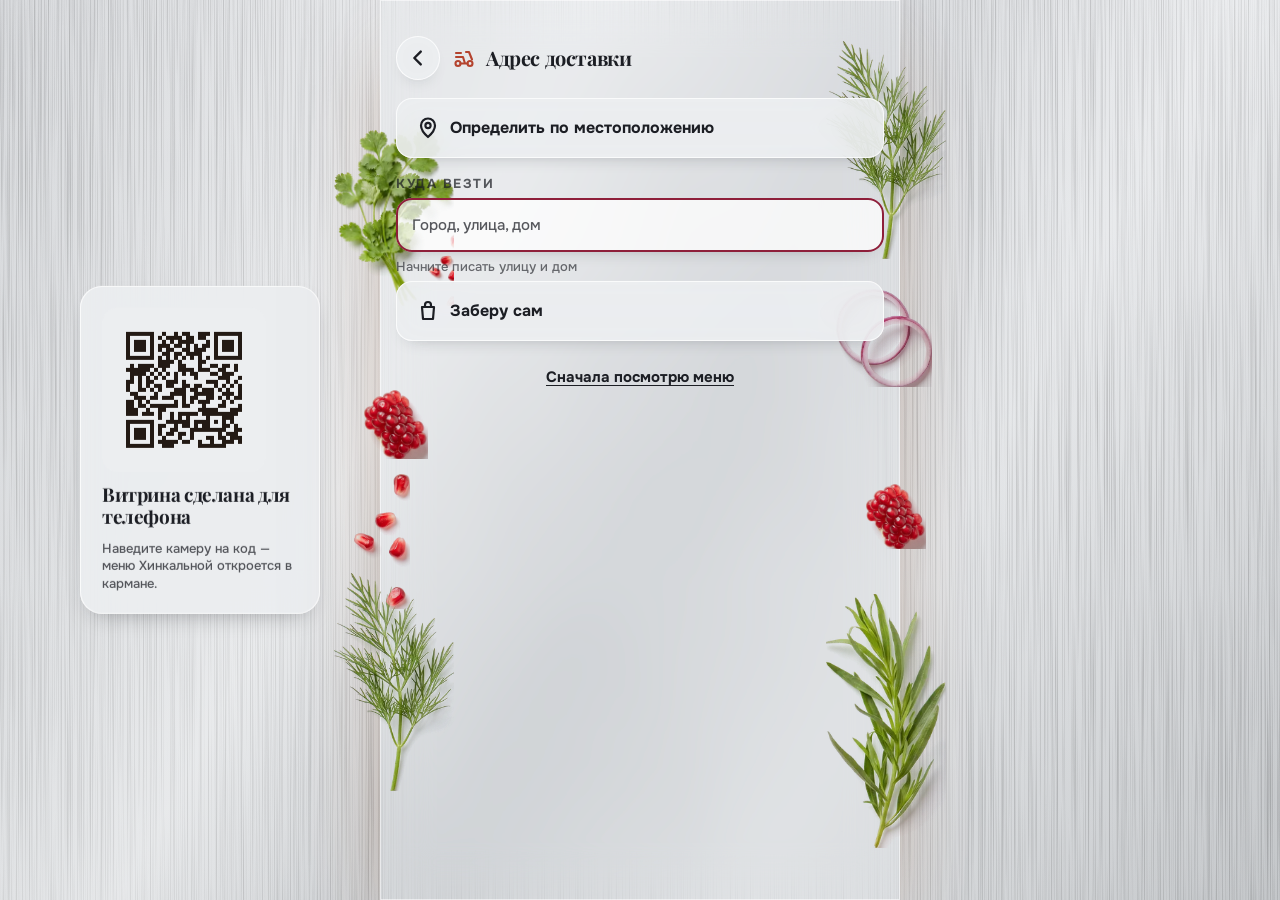
<file: v2/index.html>
<!doctype html>
<html lang="ru" class="tema-stal">
<head>
<meta charset="utf-8">
<meta name="viewport" content="width=device-width, initial-scale=1, viewport-fit=cover">
<meta name="theme-color" content="#E4E6E9">
<meta name="description" content="Хинкальная: хинкали, хачапури, шашлык на углях. Меню семи заведений, самовывоз и доставка.">
<meta name="apple-mobile-web-app-capable" content="yes">
<meta name="mobile-web-app-capable" content="yes">
<!-- Заставки iOS при запуске с домашнего экрана (scripts/narisovat_zastavki_ios.py) -->
<link rel="apple-touch-startup-image" href="ikonki/zastavka-750x1334.png" media="(device-width: 375px) and (device-height: 667px) and (-webkit-device-pixel-ratio: 2) and (orientation: portrait)">
<link rel="apple-touch-startup-image" href="ikonki/zastavka-828x1792.png" media="(device-width: 414px) and (device-height: 896px) and (-webkit-device-pixel-ratio: 2) and (orientation: portrait)">
<link rel="apple-touch-startup-image" href="ikonki/zastavka-1125x2436.png" media="(device-width: 375px) and (device-height: 812px) and (-webkit-device-pixel-ratio: 3) and (orientation: portrait)">
<link rel="apple-touch-startup-image" href="ikonki/zastavka-1242x2688.png" media="(device-width: 414px) and (device-height: 896px) and (-webkit-device-pixel-ratio: 3) and (orientation: portrait)">
<link rel="apple-touch-startup-image" href="ikonki/zastavka-1170x2532.png" media="(device-width: 390px) and (device-height: 844px) and (-webkit-device-pixel-ratio: 3) and (orientation: portrait)">
<link rel="apple-touch-startup-image" href="ikonki/zastavka-1284x2778.png" media="(device-width: 428px) and (device-height: 926px) and (-webkit-device-pixel-ratio: 3) and (orientation: portrait)">
<link rel="apple-touch-startup-image" href="ikonki/zastavka-1179x2556.png" media="(device-width: 393px) and (device-height: 852px) and (-webkit-device-pixel-ratio: 3) and (orientation: portrait)">
<link rel="apple-touch-startup-image" href="ikonki/zastavka-1290x2796.png" media="(device-width: 430px) and (device-height: 932px) and (-webkit-device-pixel-ratio: 3) and (orientation: portrait)">
<link rel="apple-touch-startup-image" href="ikonki/zastavka-1206x2622.png" media="(device-width: 402px) and (device-height: 874px) and (-webkit-device-pixel-ratio: 3) and (orientation: portrait)">
<link rel="apple-touch-startup-image" href="ikonki/zastavka-1320x2868.png" media="(device-width: 440px) and (device-height: 956px) and (-webkit-device-pixel-ratio: 3) and (orientation: portrait)">
<meta name="apple-mobile-web-app-status-bar-style" content="default">
<meta name="apple-mobile-web-app-title" content="Хинкальная">
<title>Хинкальная</title>
<link rel="manifest" href="manifest.webmanifest">
<link rel="icon" href="ikonki/hinkalik.svg" type="image/svg+xml">
<link rel="icon" href="ikonki/favicon-32.png" sizes="32x32" type="image/png">
<link rel="icon" href="ikonki/favicon.ico" sizes="16x16 32x32 48x48">
<link rel="apple-touch-icon" href="ikonki/apple-touch-icon.png" sizes="180x180">
<link rel="preload" href="shrifty/playfair-cyrillic.woff2" as="font" type="font/woff2" crossorigin>
<link rel="preload" href="shrifty/onest-cyrillic.woff2" as="font" type="font/woff2" crossorigin>
<link rel="stylesheet" href="shrifty/shrifty.css">
<link rel="stylesheet" href="stil.css">
<link rel="stylesheet" href="tema_stal.css">
<link rel="modulepreload" href="js/prilozhenie.js">
<link rel="modulepreload" href="js/dannye.js">
<link rel="modulepreload" href="js/dvizhenie.js">
<link rel="modulepreload" href="js/korzina.js">
<link rel="modulepreload" href="js/hinkalik.js">
<link rel="modulepreload" href="js/ekrany/glavnaya.js">
<link rel="modulepreload" href="js/kartochka.js">
<link rel="modulepreload" href="js/istorii.js">
<link rel="modulepreload" href="js/ekrany/adres.js">
<!-- Превью ссылки в мессенджерах -->
<link rel="canonical" href="https://client.chikchak.ai/">
<meta property="og:type" content="website">
<meta property="og:locale" content="ru_RU">
<meta property="og:site_name" content="Хинкальная">
<meta property="og:title" content="Хинкальная — хинкали, хачапури, шашлык на углях">
<meta property="og:description" content="Меню семи заведений: закажите на самовывоз или с доставкой.">
<meta property="og:url" content="https://client.chikchak.ai/">
<meta property="og:image" content="https://client.chikchak.ai/kartinki/prevyu.jpg">
<meta property="og:image:width" content="1200">
<meta property="og:image:height" content="630">
<meta property="og:image:alt" content="Хинкалик на тёплом градиенте и надпись «Хинкальная»">
<meta name="twitter:card" content="summary_large_image">
<meta name="twitter:title" content="Хинкальная — хинкали, хачапури, шашлык на углях">
<meta name="twitter:description" content="Меню семи заведений: закажите на самовывоз или с доставкой.">
<meta name="twitter:image" content="https://client.chikchak.ai/kartinki/prevyu.jpg">
<script>
/* Покой: через 9 с без касаний вешаем html.pokoy — stil.css ставит декоративные циклы на паузу.
   Любое касание, прокрутка, колесо или клавиша снимают класс. */
(function () {
  var d = document.documentElement, t = 0;
  function usnut() { d.classList.add('pokoy'); }
  function razbudit() {
    if (d.classList.contains('pokoy')) d.classList.remove('pokoy');
    clearTimeout(t);
    t = setTimeout(usnut, 9000);
  }
  ['pointerdown', 'touchstart', 'keydown', 'wheel', 'scroll'].forEach(function (s) {
    addEventListener(s, razbudit, { passive: true, capture: true });
  });
  razbudit();
})();
</script>
<style>html.perevod-zhdyot body{visibility:hidden}</style>
<script>
/* Язык сайта (30.10.2026): пока грузится словарь не русского языка, страница скрыта — не мигает русский.
   Тот же выбор, что в js/yazyk.js: сохранённый, иначе язык телефона без русского. Не дольше 2,5 с. */
(function () {
  try {
    var k = ['ru', 'en', 'hy', 'ka', 'uz', 'az'], y = localStorage.getItem('yazyk');
    if (k.indexOf(y) < 0) {
      var l = navigator.languages && navigator.languages.length ? navigator.languages : [navigator.language || 'ru'];
      y = 'ru';
      if (!l.some(function (x) { return /^ru/i.test(x); })) for (var i = 0; i < l.length; i++) { var c = String(l[i]).slice(0, 2).toLowerCase(); if (c !== 'en' && k.indexOf(c) >= 0) { y = c; break; } }
    }
    if (y !== 'ru') {
      var d = document.documentElement;
      d.lang = y;
      d.classList.add('perevod-zhdyot');
      setTimeout(function () { d.classList.remove('perevod-zhdyot'); }, 2500);
    }
  } catch (e) { /* приватный режим — русский */ }
})();
</script>
</head>
<body>

<!-- Значки: семейства разделов (силуэт currentColor, детали тёплой тенью) и интерфейс -->
<svg width="0" height="0" style="position:absolute" aria-hidden="true" focusable="false">
  <defs>
    <!-- хинкали: мешочек с хвостиком и складками -->
    <symbol id="ik-hinkali" viewBox="0 0 64 64">
      <path d="M27 27 C 25 19, 27 11, 31 5 C 32.5 2.5, 37.5 2.5, 38 6 C 38.5 13, 37.5 20, 37 27 Z" fill="currentColor"/>
      <path d="M26 26 C 14 28, 4 38, 4 47 C 4 57, 17 62, 32 62 C 47 62, 60 57, 60 47 C 60 38, 50 28, 38 26 Z" fill="currentColor"/>
      <g fill="none" stroke="rgba(120,60,20,.22)" stroke-width="1.6" stroke-linecap="round">
        <path d="M29 28 C 22 33, 13 41, 10 54"/>
        <path d="M31.5 28 C 30 36, 28 46, 27 59"/>
        <path d="M34 28 C 40 34, 48 42, 52 54"/>
        <path d="M36 27 C 44 30, 52 35, 57 44"/>
        <path d="M28 27 C 20 30, 12 35, 7 44"/>
        <path d="M31 25 C 30 18, 31 11, 34 6"/>
      </g>
    </symbol>
    <!-- хачапури-лодочка -->
    <symbol id="ik-hachapuri" viewBox="0 0 64 64">
      <path d="M3 32 C 13 12, 51 12, 61 32 C 51 52, 13 52, 3 32 Z" fill="currentColor"/>
      <ellipse cx="32" cy="32" rx="19" ry="9.5" fill="rgba(120,60,20,.18)"/>
      <circle cx="32" cy="32" r="6.5" fill="currentColor"/>
      <circle cx="30.5" cy="30.5" r="2" fill="rgba(255,255,255,.7)"/>
    </symbol>
    <!-- шампур с тремя кусками -->
    <symbol id="ik-shampur" viewBox="0 0 64 64">
      <g transform="rotate(-40 32 32)">
        <path d="M32 2 L35 8 L29 8 Z" fill="currentColor"/>
        <rect x="30.5" y="7" width="3" height="55" rx="1.5" fill="currentColor"/>
        <rect x="21" y="13" width="22" height="11" rx="5.5" fill="currentColor"/>
        <rect x="21" y="27" width="22" height="11" rx="5.5" fill="currentColor"/>
        <rect x="21" y="41" width="22" height="11" rx="5.5" fill="currentColor"/>
        <circle cx="33" cy="60" r="3" fill="currentColor"/>
      </g>
    </symbol>
    <!-- пламя -->
    <symbol id="ik-plamya" viewBox="0 0 64 64">
      <path d="M33 3 C 40 14, 54 22, 54 40 C 54 52, 44 61, 32 61 C 20 61, 10 52, 10 40 C 10 31, 16 27, 19 19 C 22 26, 27 28, 29 24 C 27 17, 28 10, 33 3 Z" fill="currentColor"/>
      <path d="M32 33 C 37 39, 42 42, 42 48 C 42 54, 37 58, 32 58 C 27 58, 22 54, 22 48 C 22 43, 26 41, 28 36 C 29 39, 31 39, 32 33 Z" fill="rgba(255,255,255,.55)"/>
    </symbol>
    <!-- котелок с паром (Супы) -->
    <symbol id="ik-kazan" viewBox="0 0 64 64">
      <g fill="none" stroke="currentColor" stroke-width="3" stroke-linecap="round">
        <path d="M22 16 C 18 12, 26 9, 22 4"/>
        <path d="M32 14 C 28 10, 36 7, 32 2"/>
        <path d="M42 16 C 38 12, 46 9, 42 4"/>
      </g>
      <rect x="6" y="24" width="52" height="7" rx="3.5" fill="currentColor"/>
      <path d="M9 31 H55 C 55 48, 46 58, 32 58 C 18 58, 9 48, 9 31 Z" fill="currentColor"/>
      <path d="M3 34 C 3 30, 9 30, 9 34 M61 34 C 61 30, 55 30, 55 34" fill="none" stroke="currentColor" stroke-width="3" stroke-linecap="round"/>
      <path d="M15 36 C 16 45, 22 51, 30 53" fill="none" stroke="rgba(120,60,20,.2)" stroke-width="2.2" stroke-linecap="round"/>
    </symbol>
    <!-- лист -->
    <symbol id="ik-list" viewBox="0 0 64 64">
      <path d="M7 57 C 7 26, 28 6, 58 6 C 58 38, 38 57, 7 57 Z" fill="currentColor"/>
      <path d="M9 55 C 22 42, 36 30, 52 14" fill="none" stroke="rgba(30,80,40,.3)" stroke-width="2" stroke-linecap="round"/>
    </symbol>
    <!-- ягода -->
    <symbol id="ik-yagoda" viewBox="0 0 64 64">
      <circle cx="32" cy="38" r="21" fill="currentColor"/>
      <path d="M32 18 C 30 10, 36 5, 44 6 C 42 13, 38 17, 32 18 Z" fill="rgba(60,120,60,.6)"/>
      <ellipse cx="24" cy="30" rx="5" ry="3" fill="rgba(255,255,255,.55)" transform="rotate(-25 24 30)"/>
    </symbol>
    <!-- бутылка с этикеткой (Напитки) -->
    <symbol id="ik-butylka" viewBox="0 0 64 64">
      <rect x="27" y="3" width="10" height="6" rx="2" fill="currentColor"/>
      <path d="M28 9 H36 V17 C 36 21, 44 24, 44 32 V56 C 44 59, 42 61, 39 61 H25 C 22 61, 20 59, 20 56 V32 C 20 24, 28 21, 28 17 Z" fill="currentColor"/>
      <rect x="20" y="34" width="24" height="14" rx="2" fill="rgba(120,60,20,.2)"/>
      <path d="M24 26 C 24 22, 27 20, 29 19" fill="none" stroke="rgba(255,255,255,.6)" stroke-width="2" stroke-linecap="round"/>
    </symbol>
    <!-- набор -->
    <symbol id="ik-nabor" viewBox="0 0 64 64">
      <circle cx="21" cy="24" r="12" fill="currentColor"/>
      <circle cx="43" cy="24" r="12" fill="currentColor" opacity=".85"/>
      <circle cx="32" cy="43" r="12" fill="currentColor" opacity=".7"/>
    </symbol>

    <!-- интерфейс: штрих currentColor 24×24 -->
    <symbol id="ik-poisk" viewBox="0 0 24 24"><g fill="none" stroke="currentColor" stroke-width="2.4" stroke-linecap="round"><circle cx="11" cy="11" r="7"/><path d="M20 20l-3.5-3.5"/></g></symbol>
    <symbol id="ik-menyu" viewBox="0 0 24 24"><g fill="none" stroke="currentColor" stroke-width="2.2" stroke-linejoin="round"><rect x="3" y="3" width="8" height="8" rx="2.5"/><rect x="13" y="3" width="8" height="8" rx="2.5"/><rect x="3" y="13" width="8" height="8" rx="2.5"/><rect x="13" y="13" width="8" height="8" rx="2.5"/></g></symbol>
    <symbol id="ik-bulavka" viewBox="0 0 24 24"><g fill="none" stroke="currentColor" stroke-width="2.2" stroke-linecap="round" stroke-linejoin="round"><path d="M12 21s-7-6.1-7-11.5A7 7 0 0 1 19 9.5C19 14.9 12 21 12 21z"/><circle cx="12" cy="9.5" r="2.6"/></g></symbol>
    <symbol id="ik-korzina" viewBox="0 0 24 24"><g fill="none" stroke="currentColor" stroke-width="2.3" stroke-linecap="round" stroke-linejoin="round"><path d="M3 4h2l2.4 11.2a2 2 0 0 0 2 1.6h7.9a2 2 0 0 0 2-1.5L21 8H6.5"/><circle cx="10" cy="20" r="1.4"/><circle cx="17" cy="20" r="1.4"/></g></symbol>
    <symbol id="ik-plus" viewBox="0 0 24 24"><path d="M12 5v14M5 12h14" fill="none" stroke="currentColor" stroke-width="2.8" stroke-linecap="round"/></symbol>
    <symbol id="ik-minus" viewBox="0 0 24 24"><path d="M5 12h14" fill="none" stroke="currentColor" stroke-width="2.8" stroke-linecap="round"/></symbol>
    <symbol id="ik-vniz" viewBox="0 0 24 24"><path d="M6 9l6 6 6-6" fill="none" stroke="currentColor" stroke-width="2.6" stroke-linecap="round" stroke-linejoin="round"/></symbol>
    <symbol id="ik-nazad" viewBox="0 0 24 24"><path d="M15 5l-7 7 7 7" fill="none" stroke="currentColor" stroke-width="2.6" stroke-linecap="round" stroke-linejoin="round"/></symbol>
    <symbol id="ik-strelka" viewBox="0 0 24 24"><path d="M5 12h13M13 6l6 6-6 6" fill="none" stroke="currentColor" stroke-width="2.4" stroke-linecap="round" stroke-linejoin="round"/></symbol>
    <symbol id="ik-sumka" viewBox="0 0 24 24"><g fill="none" stroke="currentColor" stroke-width="2.2" stroke-linecap="round" stroke-linejoin="round"><path d="M6 8h12l-1 12H7L6 8z"/><path d="M9 8V6a3 3 0 0 1 6 0v2"/></g></symbol>
    <symbol id="ik-dostavka" viewBox="0 0 24 24"><g fill="none" stroke="currentColor" stroke-width="2.1" stroke-linecap="round" stroke-linejoin="round"><circle cx="6" cy="17.5" r="2.5"/><circle cx="18" cy="17.5" r="2.5"/><path d="M8.5 17.5h7M14 6h3l3 7.5M4 11h7l2 6.5M4 7h5"/></g></symbol>
    <symbol id="ik-ves" viewBox="0 0 24 24"><g fill="none" stroke="currentColor" stroke-width="2.1" stroke-linejoin="round"><path d="M9 7.5a3 3 0 1 1 6 0"/><path d="M6.2 9h11.6l2.2 11H4z"/></g></symbol>
    <symbol id="ik-chasy" viewBox="0 0 24 24"><g fill="none" stroke="currentColor" stroke-width="2.2" stroke-linecap="round"><circle cx="12" cy="12" r="8.5"/><path d="M12 7.5V12l3 2"/></g></symbol>
    <symbol id="ik-zvezda" viewBox="0 0 24 24"><path d="M12 3l2.6 5.6 6.1.7-4.5 4.2 1.2 6L12 16.6 6.6 19.5l1.2-6L3.3 9.3l6.1-.7z" fill="currentColor"/></symbol>
    <symbol id="ik-telefon" viewBox="0 0 24 24"><path d="M6.6 3.5l2.6.4 1.3 4-1.9 1.6a11 11 0 0 0 5.9 5.9l1.6-1.9 4 1.3.4 2.6c.1.9-.6 1.8-1.5 1.8A16.8 16.8 0 0 1 4.8 5c0-.9.9-1.6 1.8-1.5z" fill="none" stroke="currentColor" stroke-width="2.1" stroke-linejoin="round"/></symbol>
    <symbol id="ik-procent" viewBox="0 0 24 24"><path d="M18 6L6 18" fill="none" stroke="currentColor" stroke-width="2.4" stroke-linecap="round"/><circle cx="7.5" cy="7.5" r="2.6" fill="none" stroke="currentColor" stroke-width="2.2"/><circle cx="16.5" cy="16.5" r="2.6" fill="none" stroke="currentColor" stroke-width="2.2"/></symbol>
    <symbol id="ik-chelovek" viewBox="0 0 24 24"><circle cx="12" cy="8.2" r="3.9" fill="none" stroke="currentColor" stroke-width="2.1"/><path d="M4.6 20.2c.9-3.6 3.9-5.8 7.4-5.8s6.5 2.2 7.4 5.8" fill="none" stroke="currentColor" stroke-width="2.1" stroke-linecap="round"/></symbol>
    <symbol id="ik-zakryt" viewBox="0 0 24 24"><path d="M6 6l12 12M18 6L6 18" fill="none" stroke="currentColor" stroke-width="2.4" stroke-linecap="round"/></symbol>
  </defs>
</svg>

<!-- Живой фон: свет из печи. Холст маленький, растянут и размыт (FonGradient) -->
<canvas id="fon" class="fon" aria-hidden="true"></canvas>

<!-- Широкий экран: подсказка, что витрина телефонная, и код для камеры (видна от 1000 px) -->
<aside class="stol-podskazka" aria-hidden="true">
  <img class="stol-podskazka__kod" src="kartinki/qr.svg" alt="" width="148" height="148" loading="lazy">
  <b class="stol-podskazka__zag">Витрина сделана для телефона</b>
  <p class="stol-podskazka__tekst">Наведите камеру на код — меню Хинкальной откроется в кармане.</p>
</aside>

<!-- Экраны: полноэкранные маршруты кладутся сюда (главная живёт всегда) -->
<div class="stolb" id="ekrany">
  <!-- Пока грузится меню: волна хинкали (volnaZagruzki) -->
  <div class="zagruzka" id="zagruzka" role="status" aria-label="Загружаем меню">
    <div class="zagruzka__volna" id="zagruzka-volna"></div>
    <p class="zagruzka__tekst">Лепим меню…</p>
  </div>
</div>

<!-- Шторки маршрутов (блюдо, корзина) и служебные шторки ядра -->
<div id="sloy-shtorok" class="sloy-shtorok"></div>

<!-- Нижняя навигация с корзиной -->
<nav class="niz" id="niz" aria-label="Навигация" hidden>
  <div class="niz__punkty">
    <i class="niz__indikator" id="niz-indikator" aria-hidden="true"></i>
    <a class="niz__punkt aktiven" href="#/" data-punkt="glavnaya">
      <svg width="24" height="24" aria-hidden="true"><use href="#ik-menyu"/></svg>
      <span>Меню</span>
    </a>
    <a class="niz__punkt" href="#/poisk" data-punkt="poisk">
      <svg width="24" height="24" aria-hidden="true"><use href="#ik-poisk"/></svg>
      <span>Поиск</span>
    </a>
    <a class="niz__punkt" href="#/adres" data-punkt="adres">
      <svg width="24" height="24" aria-hidden="true"><use href="#ik-bulavka"/></svg>
      <span>Адрес</span>
    </a>
    <a class="niz__punkt" href="#/profil" data-punkt="profil">
      <svg width="24" height="24" aria-hidden="true"><use href="#ik-chelovek"/></svg>
      <span>Профиль</span>
    </a>
  </div>
  <button class="niz__korzina" id="knopka-korziny" type="button" aria-label="Корзина">
    <span class="niz__korzina-ikonka">
      <svg width="22" height="22" aria-hidden="true"><use href="#ik-korzina"/></svg>
      <b class="niz__schet" id="korzina-schet" hidden>0</b>
    </span>
    <span class="niz__tekst"><span class="niz__slovo">Корзина</span><span class="niz__summa" id="korzina-summa"></span></span>
    <span class="niz__minimum" id="korzina-minimum" hidden><i></i></span>
  </button>
</nav>

<noscript><p class="bez-skriptov">Чтобы открыть меню Хинкальной, включите JavaScript.</p></noscript>

<script type="module" src="js/prilozhenie.js"></script>
</body>
</html>
</file>
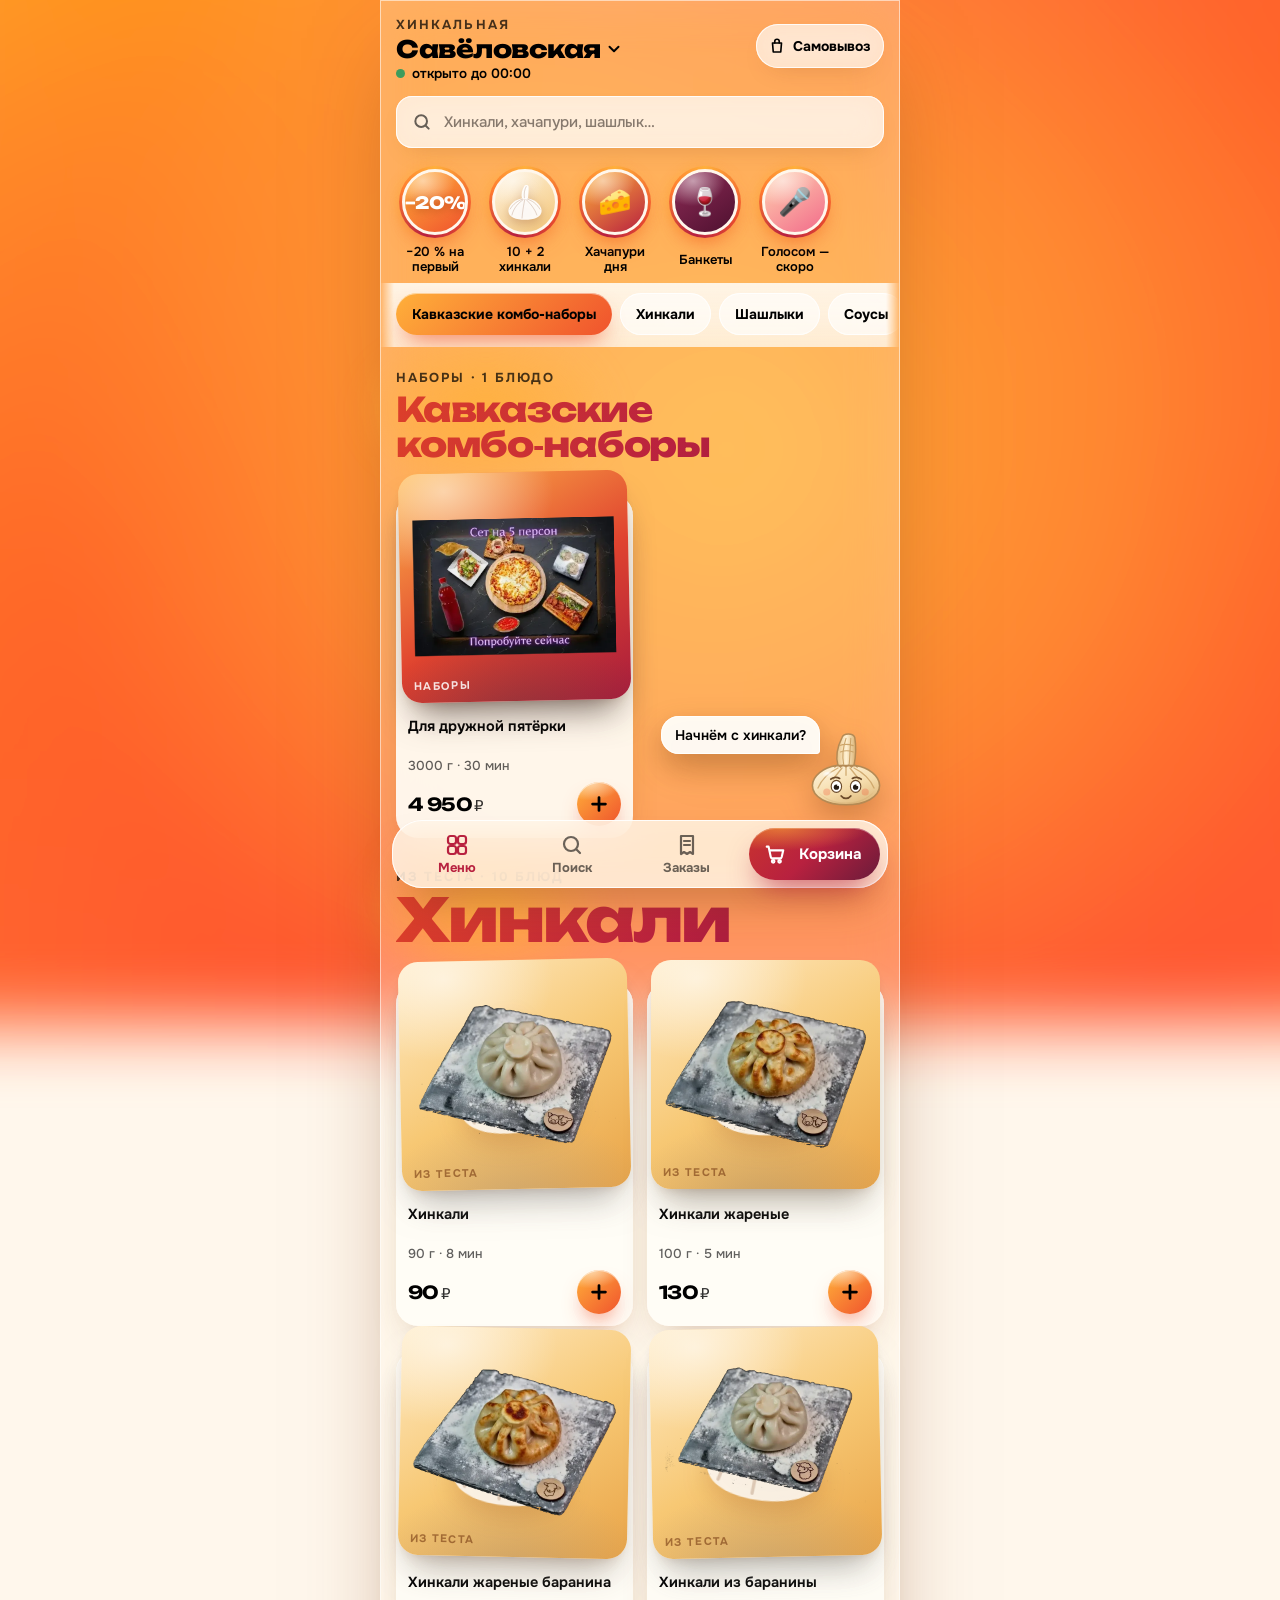
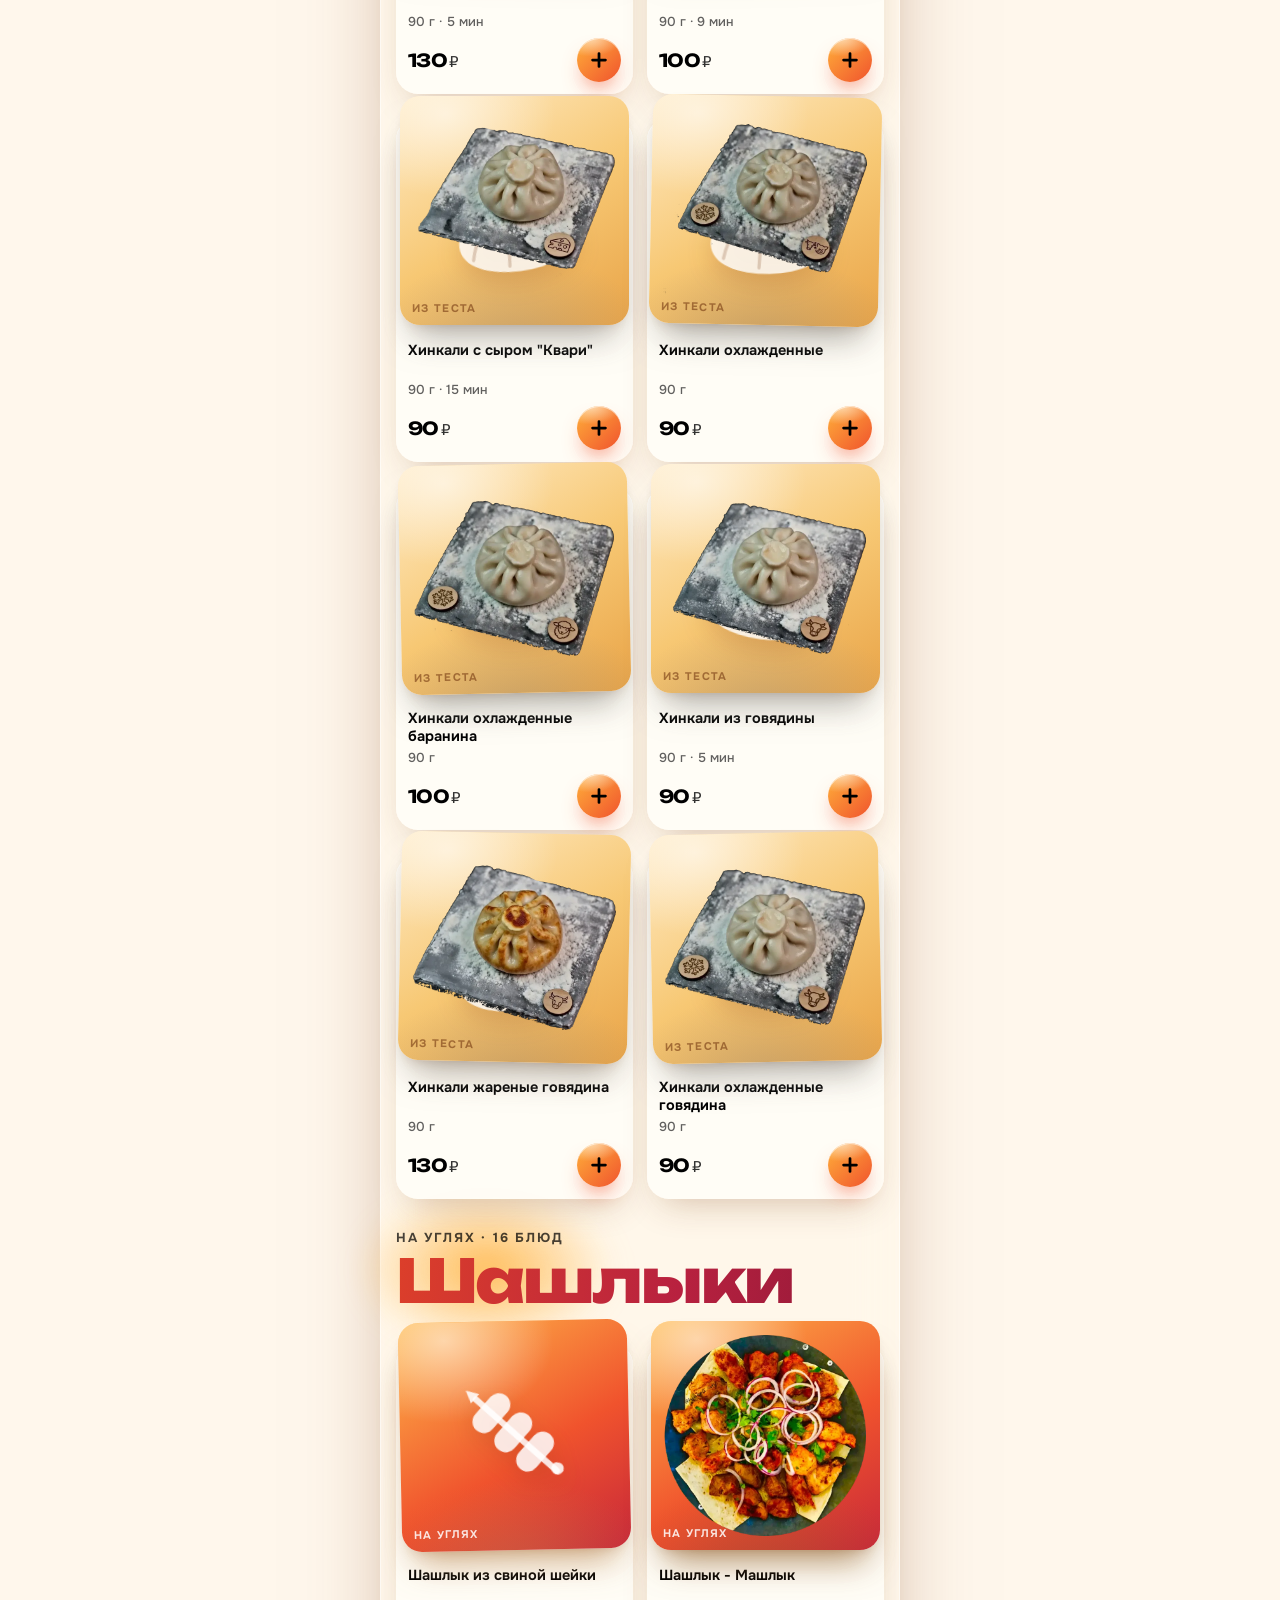
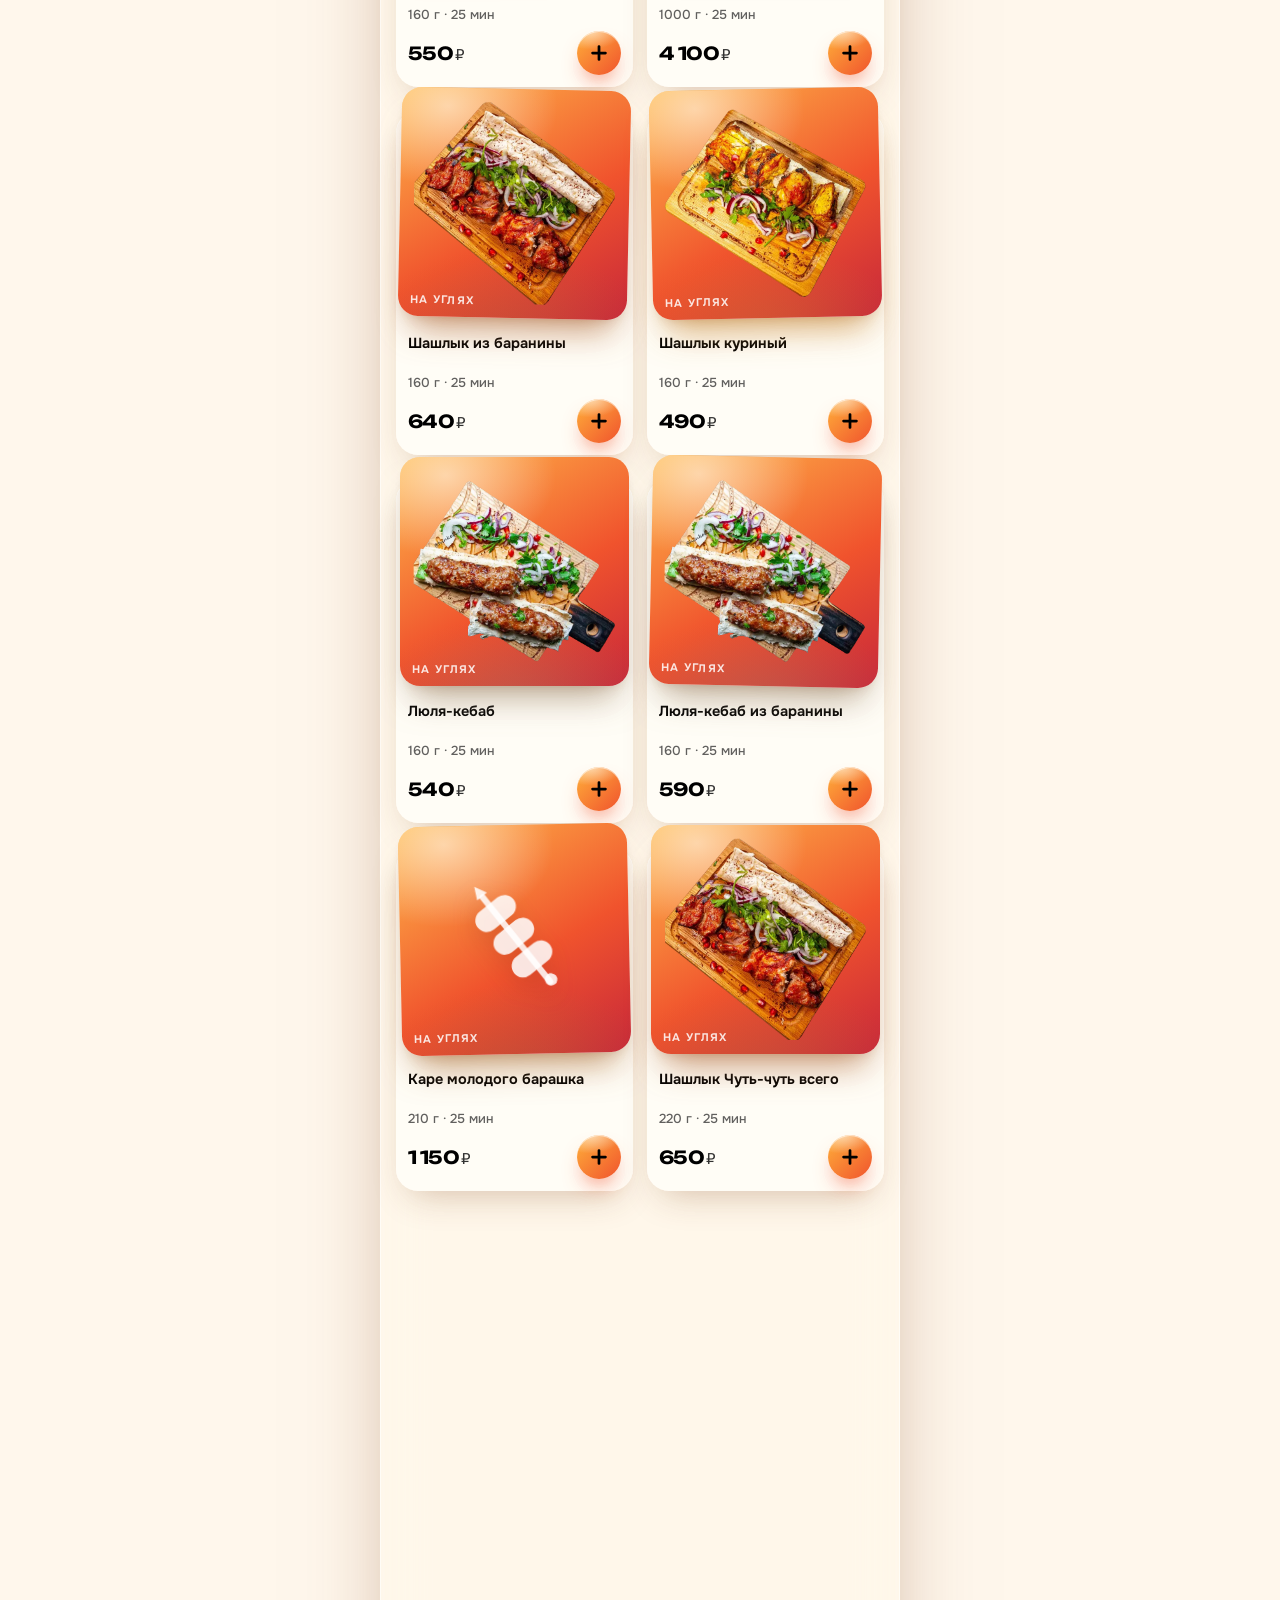
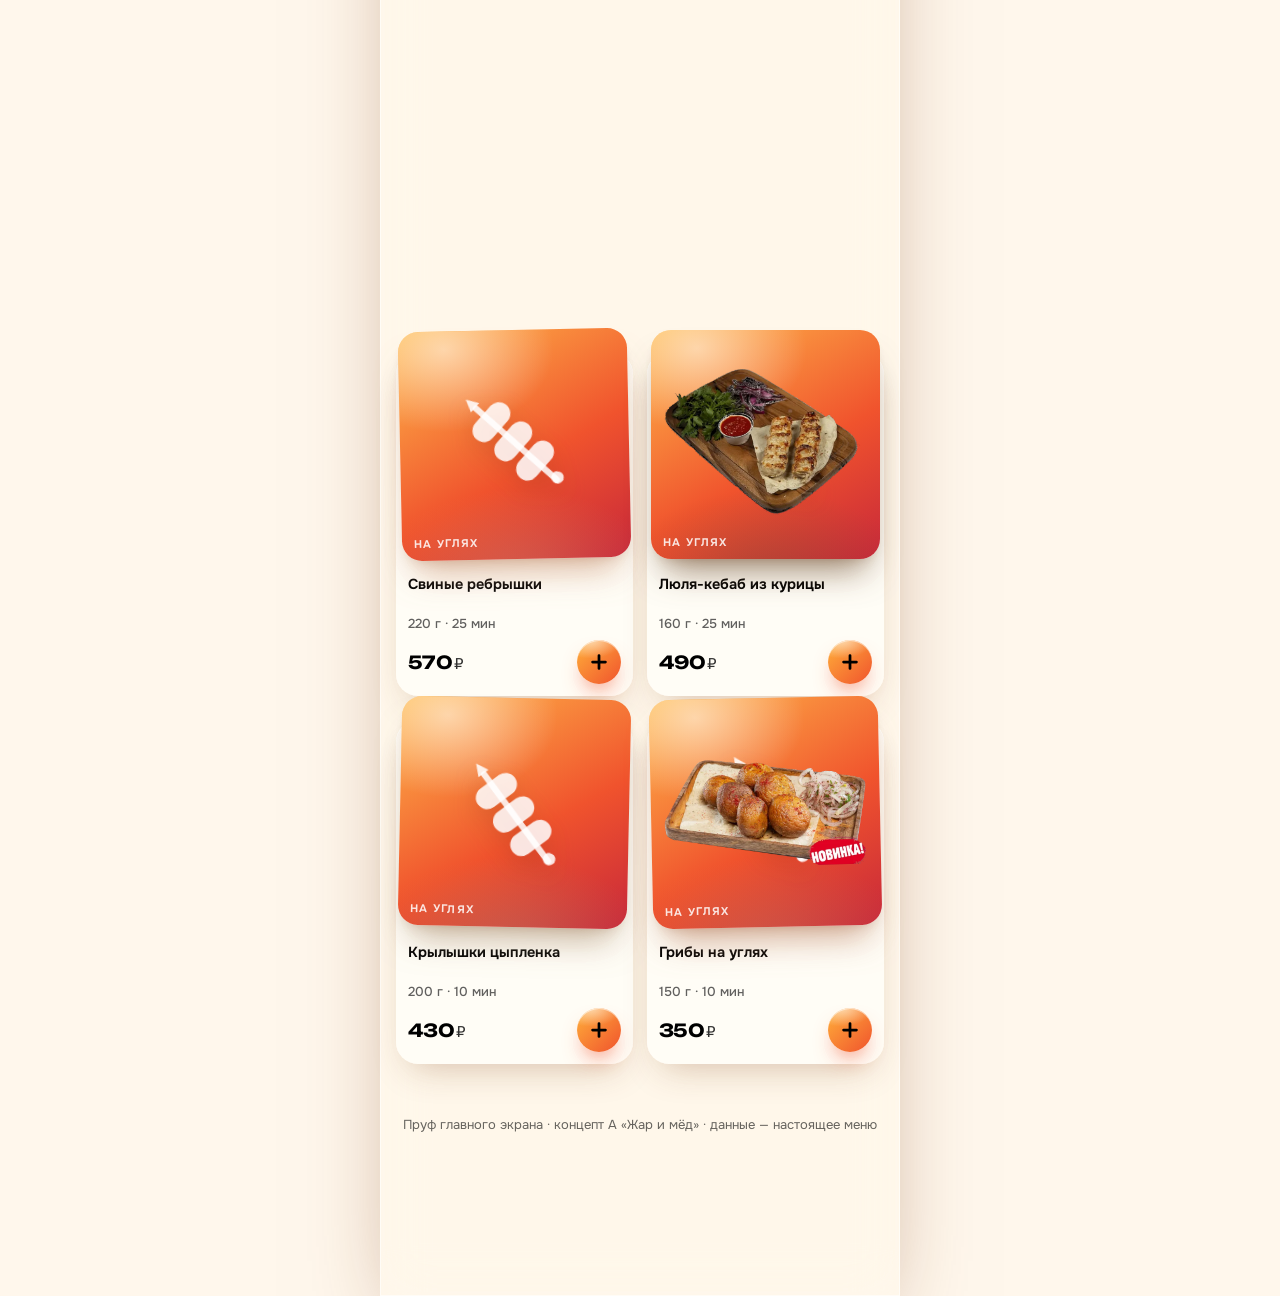
<file: konsepty/a/index.html>
<!doctype html>
<html lang="ru">
<head>
<meta charset="utf-8">
<meta name="viewport" content="width=device-width, initial-scale=1, viewport-fit=cover">
<meta name="theme-color" content="#FFB03A">
<title>Хинкальная — концепт A «Жар и мёд»</title>
<link rel="stylesheet" href="../../shrifty/shrifty.css">
<link rel="stylesheet" href="stil.css">
</head>
<body>

<!-- Значки семейств разделов: плитка блюда без фото показывает такой значок на градиенте -->
<svg width="0" height="0" style="position:absolute" aria-hidden="true">
  <defs>
    <!-- хинкали: мешочек с хвостиком и складками -->
    <symbol id="ik-hinkali" viewBox="0 0 64 64">
      <path d="M27 27 C 25 19, 27 11, 31 5 C 32.5 2.5, 37.5 2.5, 38 6 C 38.5 13, 37.5 20, 37 27 Z" fill="currentColor"/>
      <path d="M26 26 C 14 28, 4 38, 4 47 C 4 57, 17 62, 32 62 C 47 62, 60 57, 60 47 C 60 38, 50 28, 38 26 Z" fill="currentColor"/>
      <g fill="none" stroke="rgba(120,60,20,.22)" stroke-width="1.6" stroke-linecap="round">
        <path d="M29 28 C 22 33, 13 41, 10 54"/>
        <path d="M31.5 28 C 30 36, 28 46, 27 59"/>
        <path d="M34 28 C 40 34, 48 42, 52 54"/>
        <path d="M36 27 C 44 30, 52 35, 57 44"/>
        <path d="M28 27 C 20 30, 12 35, 7 44"/>
        <path d="M31 25 C 30 18, 31 11, 34 6"/>
      </g>
    </symbol>
    <!-- хачапури-лодочка -->
    <symbol id="ik-hachapuri" viewBox="0 0 64 64">
      <path d="M3 32 C 13 12, 51 12, 61 32 C 51 52, 13 52, 3 32 Z" fill="currentColor"/>
      <ellipse cx="32" cy="32" rx="19" ry="9.5" fill="rgba(120,60,20,.18)"/>
      <circle cx="32" cy="32" r="6.5" fill="currentColor"/>
      <circle cx="30.5" cy="30.5" r="2" fill="rgba(255,255,255,.7)"/>
    </symbol>
    <!-- шампур с тремя кусками -->
    <symbol id="ik-shampur" viewBox="0 0 64 64">
      <g transform="rotate(-40 32 32)">
        <path d="M32 2 L35 8 L29 8 Z" fill="currentColor"/>
        <rect x="30.5" y="7" width="3" height="55" rx="1.5" fill="currentColor"/>
        <rect x="21" y="13" width="22" height="11" rx="5.5" fill="currentColor"/>
        <rect x="21" y="27" width="22" height="11" rx="5.5" fill="currentColor"/>
        <rect x="21" y="41" width="22" height="11" rx="5.5" fill="currentColor"/>
        <circle cx="33" cy="60" r="3" fill="currentColor"/>
      </g>
    </symbol>
    <!-- пламя -->
    <symbol id="ik-plamya" viewBox="0 0 64 64">
      <path d="M33 3 C 40 14, 54 22, 54 40 C 54 52, 44 61, 32 61 C 20 61, 10 52, 10 40 C 10 31, 16 27, 19 19 C 22 26, 27 28, 29 24 C 27 17, 28 10, 33 3 Z" fill="currentColor"/>
      <path d="M32 33 C 37 39, 42 42, 42 48 C 42 54, 37 58, 32 58 C 27 58, 22 54, 22 48 C 22 43, 26 41, 28 36 C 29 39, 31 39, 32 33 Z" fill="rgba(255,255,255,.55)"/>
    </symbol>
    <!-- лист -->
    <symbol id="ik-list" viewBox="0 0 64 64">
      <path d="M7 57 C 7 26, 28 6, 58 6 C 58 38, 38 57, 7 57 Z" fill="currentColor"/>
      <path d="M9 55 C 22 42, 36 30, 52 14" fill="none" stroke="rgba(30,80,40,.3)" stroke-width="2" stroke-linecap="round"/>
    </symbol>
    <!-- ягода -->
    <symbol id="ik-yagoda" viewBox="0 0 64 64">
      <circle cx="32" cy="38" r="21" fill="currentColor"/>
      <path d="M32 18 C 30 10, 36 5, 44 6 C 42 13, 38 17, 32 18 Z" fill="rgba(60,120,60,.6)"/>
      <ellipse cx="24" cy="30" rx="5" ry="3" fill="rgba(255,255,255,.55)" transform="rotate(-25 24 30)"/>
    </symbol>
    <!-- бокал -->
    <symbol id="ik-bokal" viewBox="0 0 64 64">
      <path d="M16 5 H48 C 48 25, 41 34, 35 36 V52 H44 V58 H20 V52 H29 V36 C 23 34, 16 25, 16 5 Z" fill="currentColor"/>
      <path d="M19 12 H45 C 44 22, 39 28, 32 28 C 25 28, 20 22, 19 12 Z" fill="rgba(120,20,60,.45)"/>
    </symbol>
    <!-- набор -->
    <symbol id="ik-nabor" viewBox="0 0 64 64">
      <circle cx="21" cy="24" r="12" fill="currentColor"/>
      <circle cx="43" cy="24" r="12" fill="currentColor" opacity=".85"/>
      <circle cx="32" cy="43" r="12" fill="currentColor" opacity=".7"/>
    </symbol>
  </defs>
</svg>

<!-- Живой фон: свет из печи. Канвас маленький, растянут и размыт CSS-ом -->
<canvas id="fon" class="fon" aria-hidden="true"></canvas>

<div class="stolb" id="stolb">

  <!-- Шапка: заведение, статус, поиск -->
  <header class="shapka">
    <div class="shapka__verh">
      <button class="mesto" id="mesto" type="button" aria-label="Сменить заведение">
        <span class="mesto__set">Хинкальная</span>
        <span class="mesto__nazvanie"><span id="mesto-nazvanie">…</span>
          <svg width="18" height="18" viewBox="0 0 24 24" fill="none" stroke="currentColor" stroke-width="2.6" stroke-linecap="round" stroke-linejoin="round" aria-hidden="true"><path d="M6 9l6 6 6-6"/></svg>
        </span>
        <span class="mesto__status" id="mesto-status"><i class="tochka"></i><span>…</span></span>
      </button>
      <button class="chip" id="sposob" type="button">
        <svg width="18" height="18" viewBox="0 0 24 24" fill="none" stroke="currentColor" stroke-width="2.2" stroke-linecap="round" stroke-linejoin="round" aria-hidden="true"><path d="M6 8h12l-1 12H7L6 8z"/><path d="M9 8V6a3 3 0 0 1 6 0v2"/></svg>
        Самовывоз
      </button>
    </div>
    <label class="poisk">
      <svg width="20" height="20" viewBox="0 0 24 24" fill="none" stroke="currentColor" stroke-width="2.4" stroke-linecap="round" aria-hidden="true"><circle cx="11" cy="11" r="7"/><path d="M20 20l-3.5-3.5"/></svg>
      <input type="search" id="poisk" placeholder="Хинкали, хачапури, шашлык…" autocomplete="off" enterkeyhint="search">
    </label>
  </header>

  <!-- Сторис: кольца горят -->
  <section class="istorii" id="istorii" aria-label="Акции"></section>

  <!-- Липкая лента разделов -->
  <nav class="lenta" id="lenta" aria-label="Разделы меню"></nav>

  <!-- Разделы с карточками -->
  <main id="razdely" class="razdely"></main>

  <footer class="podval">
    <p>Пруф главного экрана · концепт A «Жар и мёд» · данные — настоящее меню</p>
  </footer>
</div>

<!-- Нижняя навигация с корзиной -->
<nav class="niz" aria-label="Навигация">
  <button class="niz__punkt aktiven" type="button">
    <svg width="24" height="24" viewBox="0 0 24 24" fill="none" stroke="currentColor" stroke-width="2.2" stroke-linecap="round" stroke-linejoin="round" aria-hidden="true"><rect x="3" y="3" width="8" height="8" rx="2.5"/><rect x="13" y="3" width="8" height="8" rx="2.5"/><rect x="3" y="13" width="8" height="8" rx="2.5"/><rect x="13" y="13" width="8" height="8" rx="2.5"/></svg>
    <span>Меню</span>
  </button>
  <button class="niz__punkt" type="button">
    <svg width="24" height="24" viewBox="0 0 24 24" fill="none" stroke="currentColor" stroke-width="2.2" stroke-linecap="round" aria-hidden="true"><circle cx="11" cy="11" r="7"/><path d="M20 20l-3.5-3.5"/></svg>
    <span>Поиск</span>
  </button>
  <button class="niz__punkt" type="button">
    <svg width="24" height="24" viewBox="0 0 24 24" fill="none" stroke="currentColor" stroke-width="2.2" stroke-linecap="round" stroke-linejoin="round" aria-hidden="true"><path d="M6 3h12v18l-3-2-3 2-3-2-3 2V3z"/><path d="M9 8h6M9 12h6"/></svg>
    <span>Заказы</span>
  </button>
  <button class="niz__korzina" id="korzina-knopka" type="button" aria-label="Корзина">
    <span class="niz__korzina-ikonka">
      <svg width="22" height="22" viewBox="0 0 24 24" fill="none" stroke="currentColor" stroke-width="2.3" stroke-linecap="round" stroke-linejoin="round" aria-hidden="true"><path d="M3 4h2l2.4 11.2a2 2 0 0 0 2 1.6h7.9a2 2 0 0 0 2-1.5L21 8H6.5"/><circle cx="10" cy="20" r="1.4"/><circle cx="17" cy="20" r="1.4"/></svg>
      <b class="niz__schet" id="korzina-schet" hidden>0</b>
    </span>
    <span class="niz__tekst"><span id="korzina-tekst">Корзина</span><span class="niz__summa" id="korzina-summa"></span></span>
  </button>
</nav>

<!-- Хинкалик: мешочек с вытянутым хвостиком и глазами. 80 px, справа снизу над навигацией -->
<div class="hinkalik" id="hinkalik" role="button" tabindex="0" aria-label="Хинкалик, помощник">
  <div class="hinkalik__oblachko" id="hinkalik-oblachko" hidden></div>
  <svg viewBox="0 0 100 100" width="80" height="80" aria-hidden="true">
    <defs>
      <linearGradient id="testo-gr" x1="0.2" y1="0" x2="0.8" y2="1">
        <stop offset="0" stop-color="#FFF4DC"/>
        <stop offset="0.55" stop-color="#F5DCAB"/>
        <stop offset="1" stop-color="#DDB77A"/>
      </linearGradient>
      <linearGradient id="hvost-gr" x1="0" y1="0" x2="1" y2="0">
        <stop offset="0" stop-color="#E8C48A"/>
        <stop offset="0.5" stop-color="#FFF1D3"/>
        <stop offset="1" stop-color="#D9B071"/>
      </linearGradient>
      <radialGradient id="blik-gr" cx="0.35" cy="0.3" r="0.5">
        <stop offset="0" stop-color="#fff" stop-opacity=".85"/>
        <stop offset="1" stop-color="#fff" stop-opacity="0"/>
      </radialGradient>
    </defs>
    <g id="hinkalik-telo">
      <!-- хвостик: высокий, скрученный, с витками -->
      <path d="M40 47 C 37 37, 39 24, 45 12 C 47 6, 59 6, 61 12 C 63 24, 62 37, 60 47 Z" fill="url(#hvost-gr)" stroke="#B48A55" stroke-width="1.8" stroke-linejoin="round"/>
      <g fill="none" stroke="#C99F62" stroke-width="1.4" stroke-linecap="round" opacity=".9">
        <path d="M47 45 C 45 35, 46 25, 50 13"/>
        <path d="M54 45 C 55 35, 55 25, 56 13"/>
        <path d="M43 30 C 48 28, 54 28, 59 30"/>
        <path d="M42 22 C 47 20, 53 20, 59 22"/>
      </g>
      <!-- мешочек: широкое дно, узкая шейка -->
      <path d="M38 47 C 22 49, 8 60, 8 72 C 8 87, 27 96, 50 96 C 73 96, 92 87, 92 72 C 92 60, 78 49, 62 47 Z" fill="url(#testo-gr)" stroke="#B48A55" stroke-width="2" stroke-linejoin="round"/>
      <!-- сборки у шейки: бугорки -->
      <path d="M36 49 q3.5 -5 7 0 q3.5 -5 7 0 q3.5 -5 7 0 q3.5 -5 7 0" fill="none" stroke="#B48A55" stroke-width="1.5" stroke-linecap="round"/>
      <!-- складки от шейки к бокам -->
      <g fill="none" stroke="#C99F62" stroke-width="1.7" stroke-linecap="round" opacity=".8">
        <path d="M40 50 C 30 55, 20 63, 15 75"/>
        <path d="M45 50 C 41 55, 37 60, 34 64"/>
        <path d="M50 50 C 50 53, 50 56, 50 59"/>
        <path d="M55 50 C 59 55, 63 60, 66 64"/>
        <path d="M60 50 C 70 55, 80 63, 85 75"/>
      </g>
      <!-- тень у дна -->
      <path d="M14 78 C 22 90, 38 96, 50 96 C 62 96, 78 90, 86 78 C 78 88, 64 93, 50 93 C 36 93, 22 88, 14 78 Z" fill="#B48A55" opacity=".18"/>
      <ellipse cx="30" cy="59" rx="9" ry="5" fill="url(#blik-gr)"/>
      <!-- щёчки -->
      <circle cx="26" cy="80" r="4.5" fill="#F0532D" opacity=".28"/>
      <circle cx="74" cy="80" r="4.5" fill="#F0532D" opacity=".28"/>
      <!-- брови -->
      <g id="hinkalik-brovi" fill="none" stroke="#6B4A2A" stroke-width="2.2" stroke-linecap="round">
        <path d="M31 64 C 34 61, 39 61, 42 63"/>
        <path d="M58 63 C 61 61, 66 61, 69 64"/>
      </g>
      <!-- глаза -->
      <g class="hinkalik__glaz" style="transform-origin:38px 73px">
        <ellipse cx="38" cy="73" rx="6.5" ry="7.5" fill="#fff" stroke="#6B4A2A" stroke-width="1.4"/>
        <circle class="hinkalik__zrachok" cx="38" cy="74" r="3.3" fill="#231A14"/>
        <circle cx="40" cy="71.5" r="1.1" fill="#fff"/>
      </g>
      <g class="hinkalik__glaz" style="transform-origin:62px 73px">
        <ellipse cx="62" cy="73" rx="6.5" ry="7.5" fill="#fff" stroke="#6B4A2A" stroke-width="1.4"/>
        <circle class="hinkalik__zrachok" cx="62" cy="74" r="3.3" fill="#231A14"/>
        <circle cx="64" cy="71.5" r="1.1" fill="#fff"/>
      </g>
      <!-- рот -->
      <path id="hinkalik-rot" d="M44 85 C 47 89, 53 89, 56 85" fill="none" stroke="#6B4A2A" stroke-width="2.2" stroke-linecap="round"/>
    </g>
  </svg>
</div>

<div class="tost" id="tost" hidden></div>

<script type="module" src="skript.js"></script>
</body>
</html>
</file>
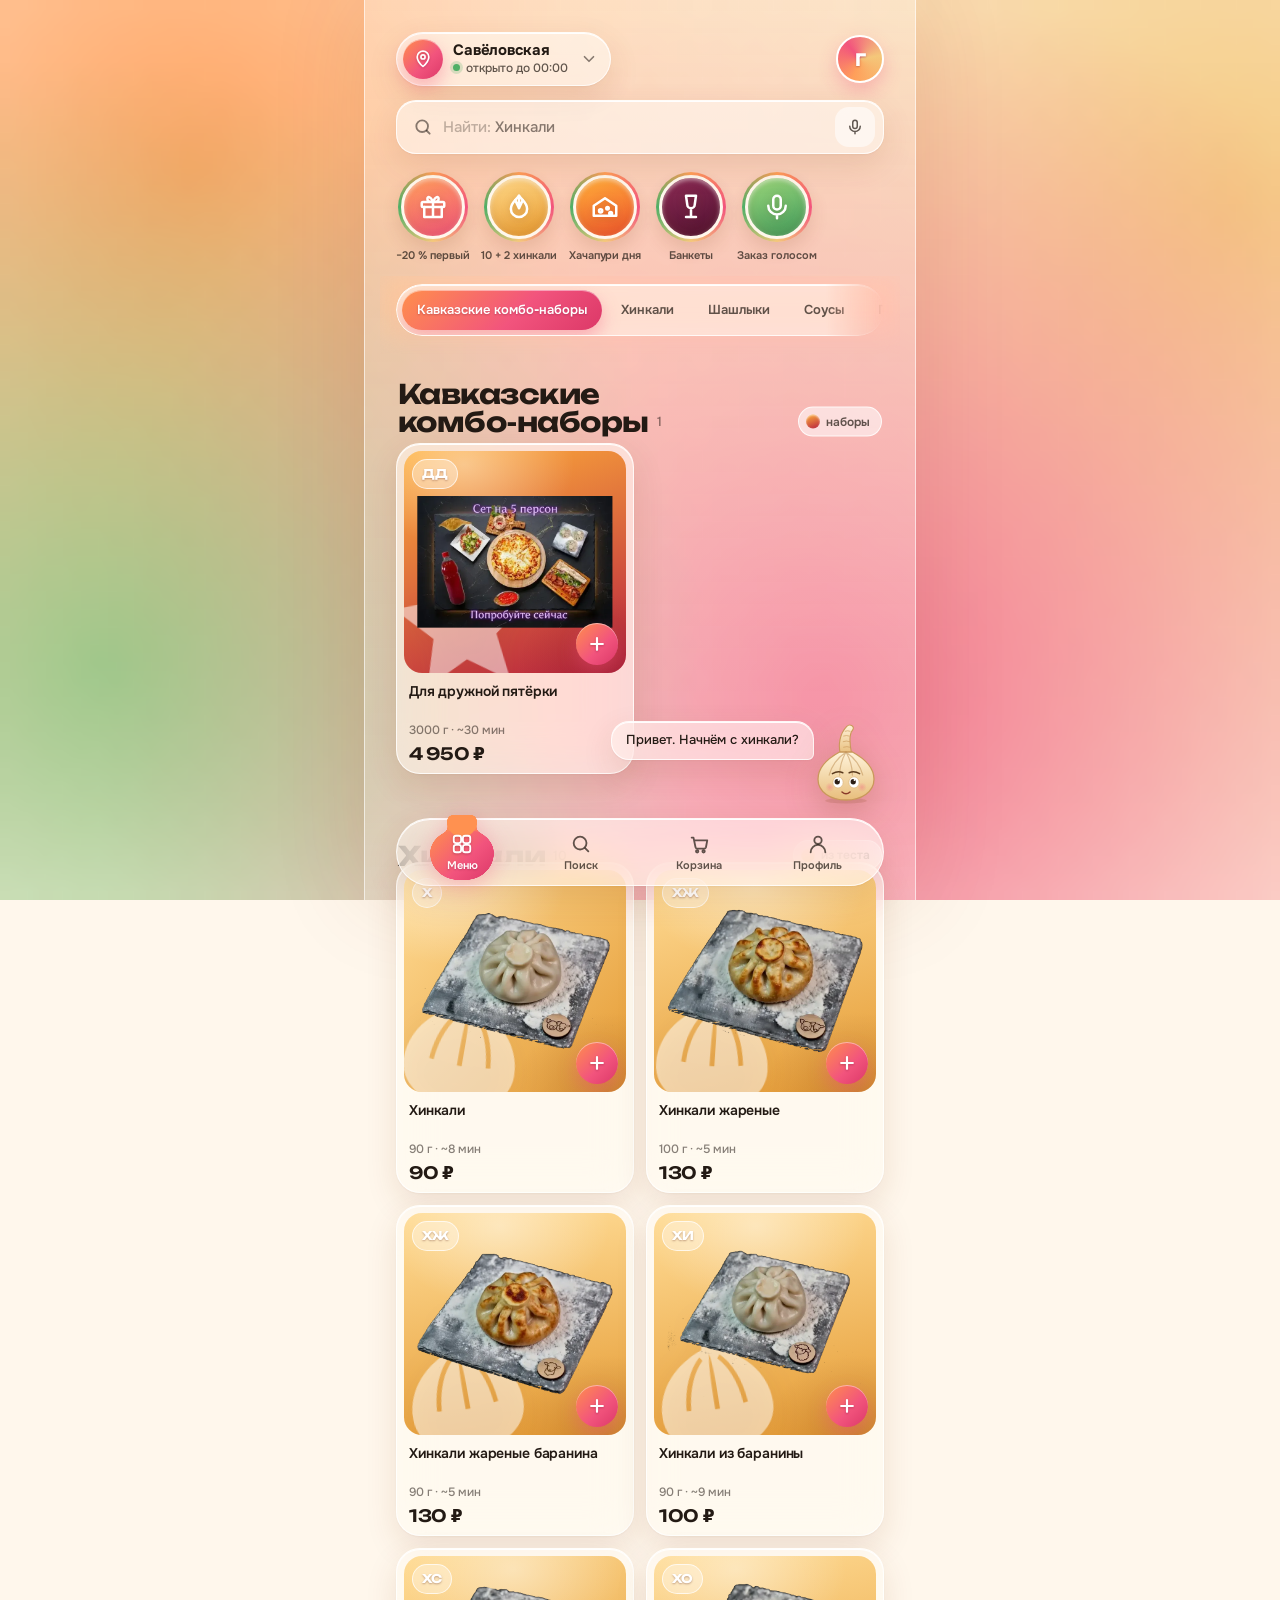
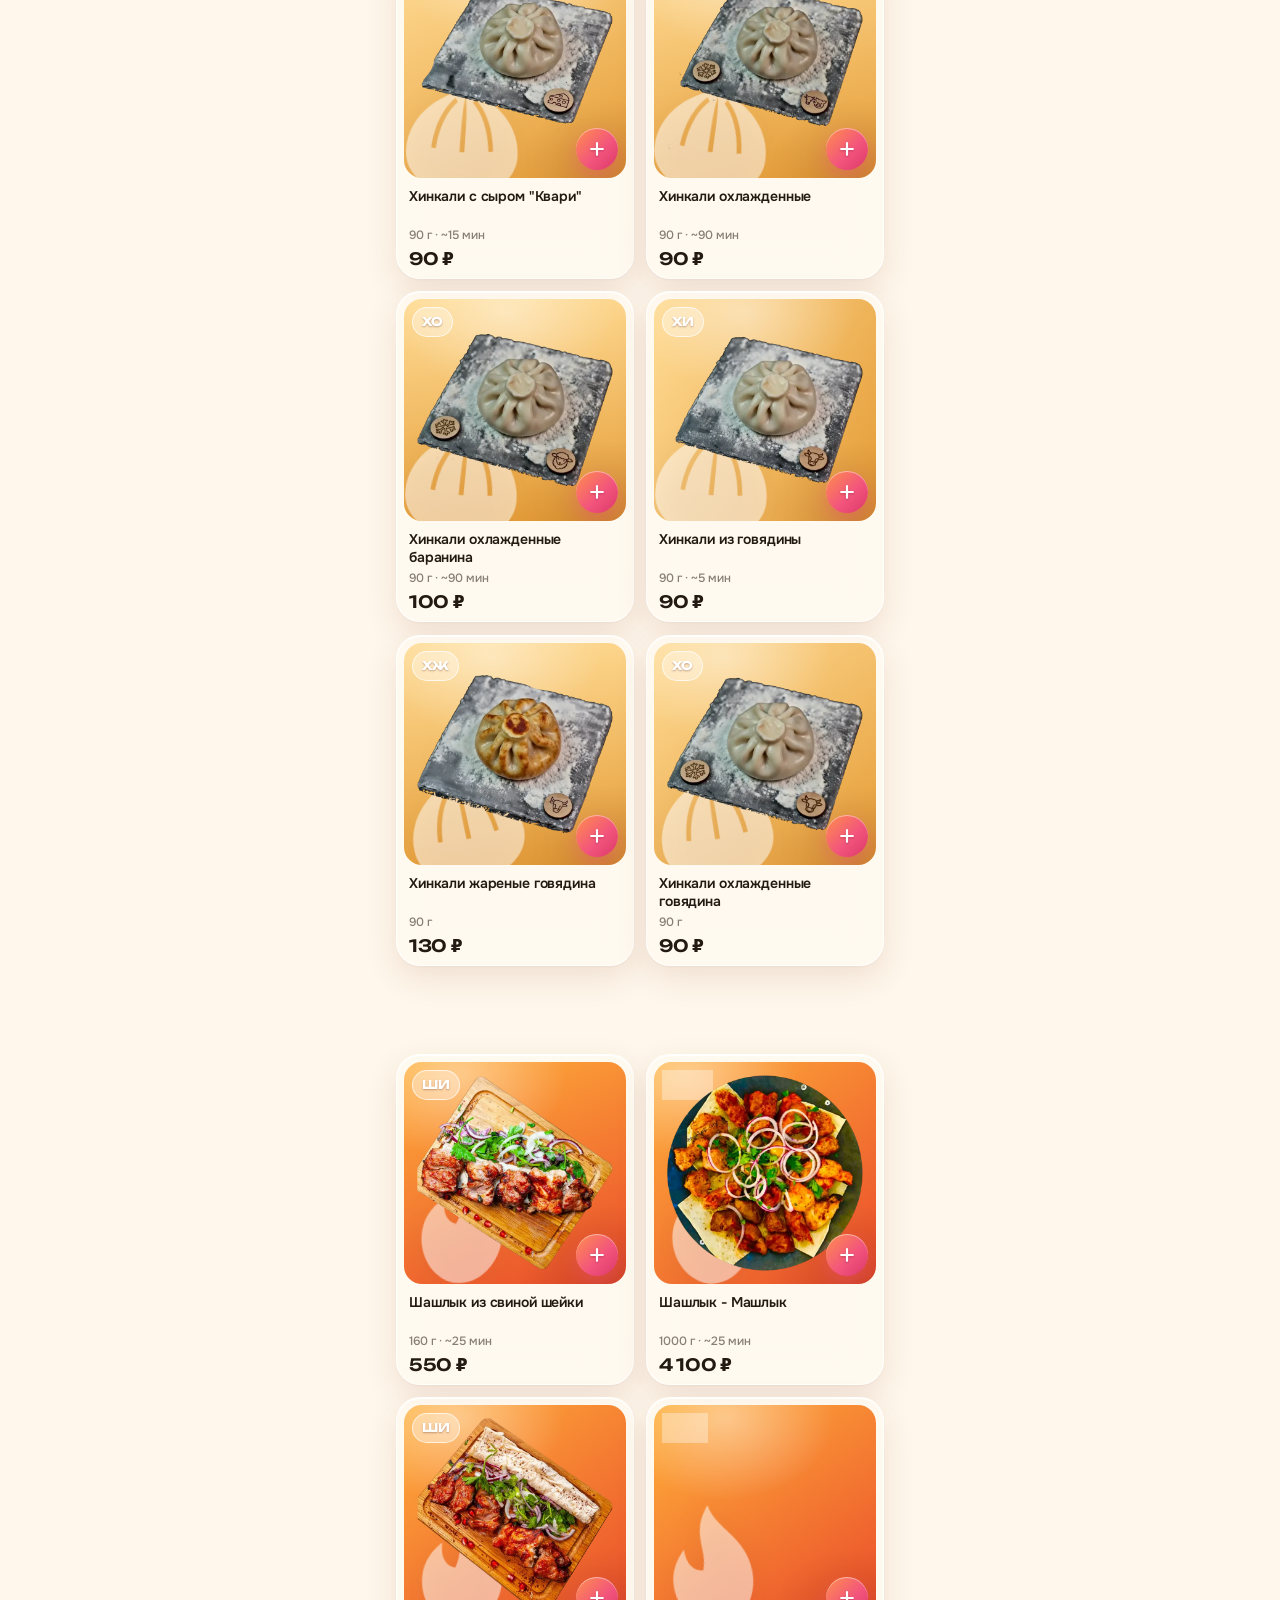
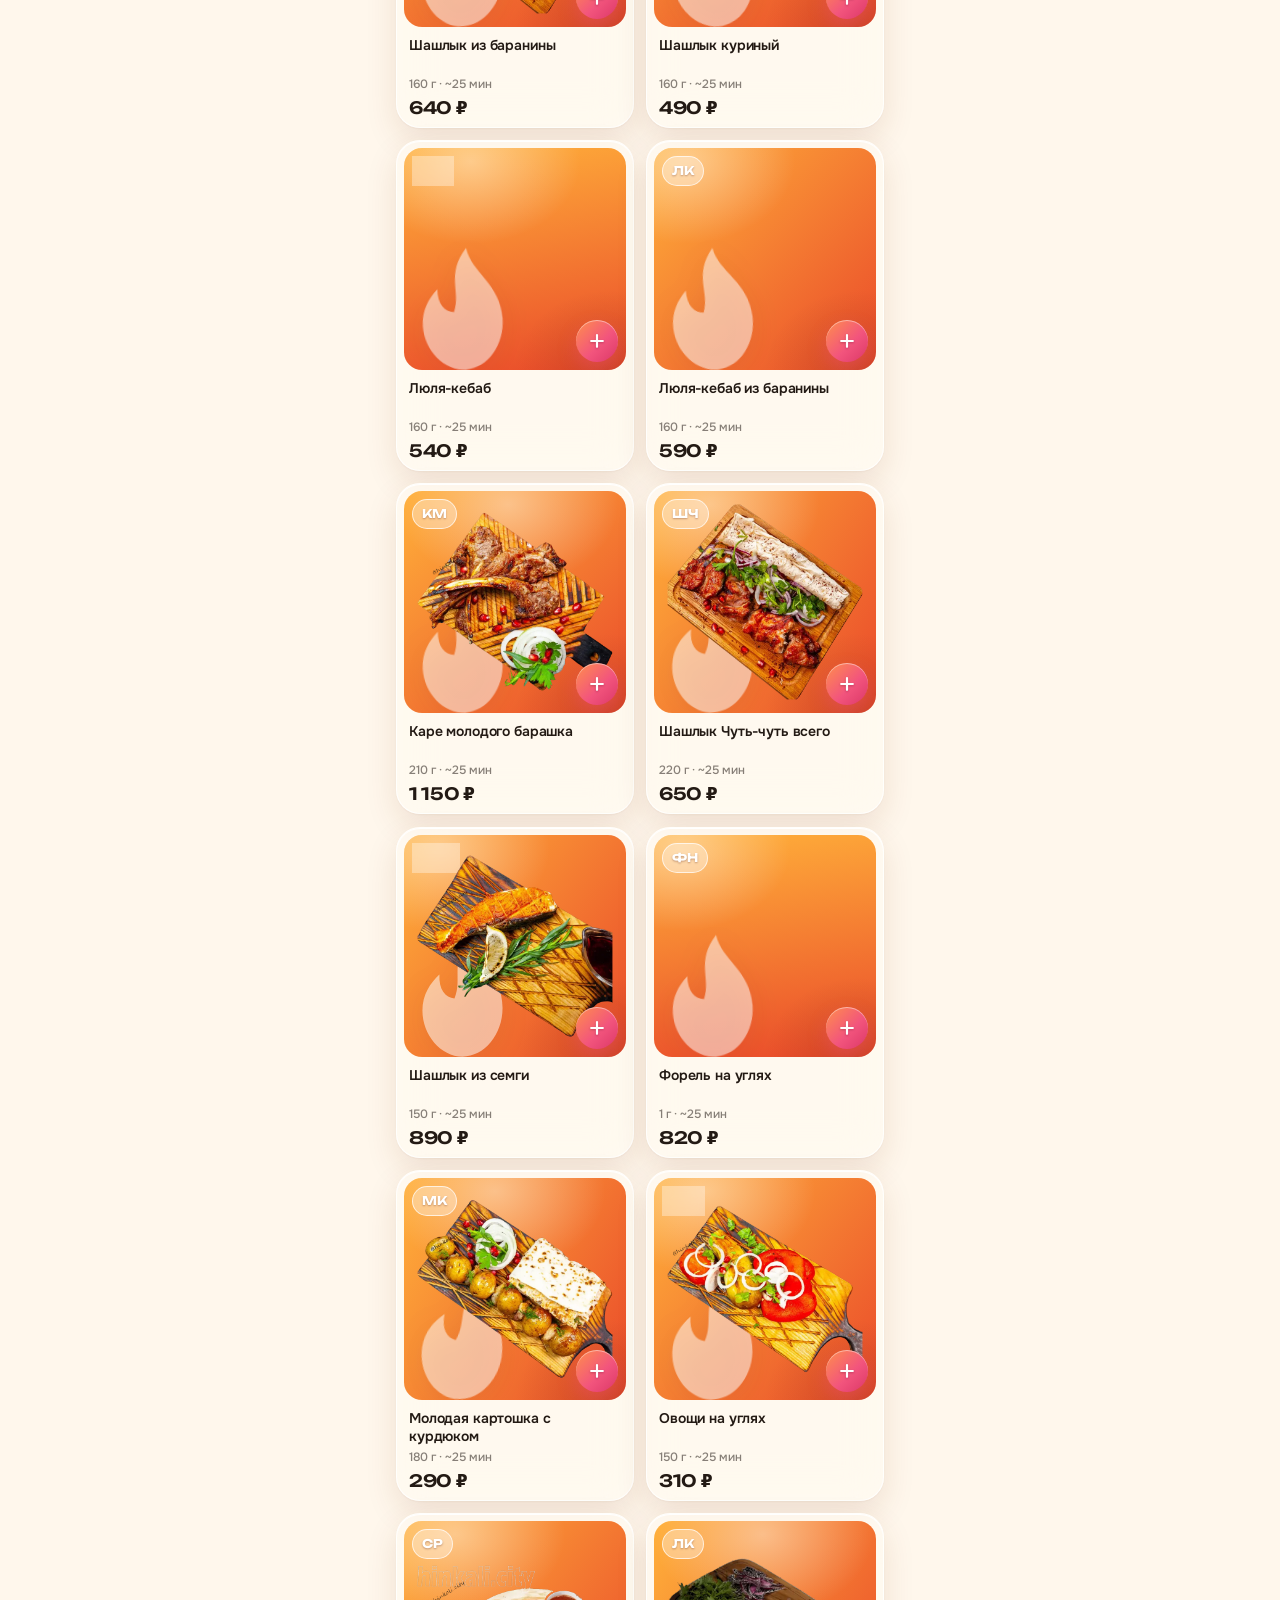
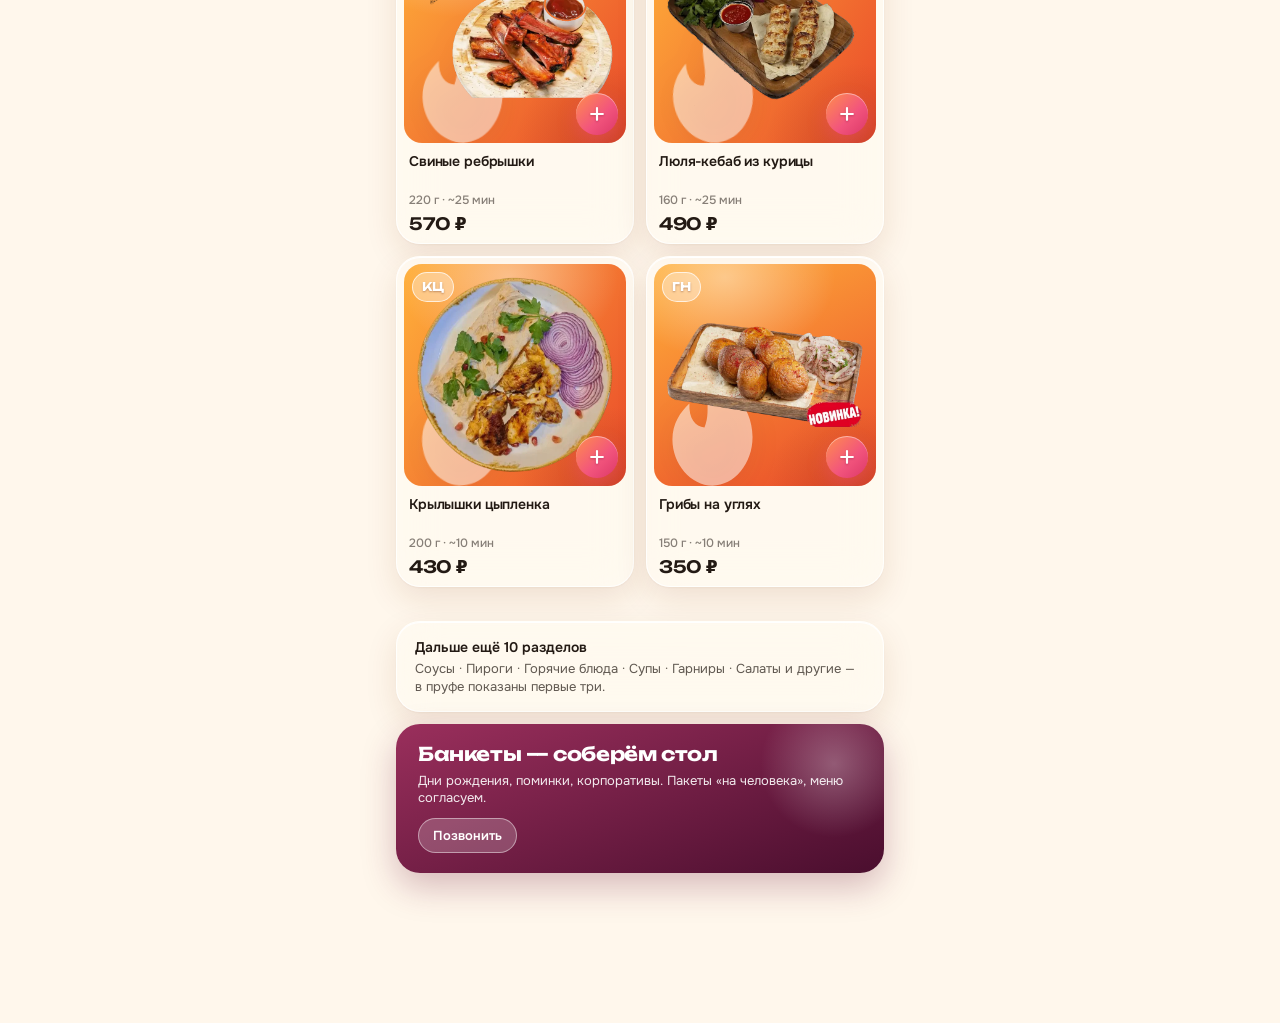
<file: konsepty/b/index.html>
<!doctype html>
<html lang="ru">
<head>
<meta charset="utf-8">
<meta name="viewport" content="width=device-width, initial-scale=1, viewport-fit=cover">
<meta name="theme-color" content="#FFF7EC">
<title>Хинкальная — концепт «Стекло и крем»</title>
<link rel="icon" href="data:,">
<link rel="stylesheet" href="../../shrifty/shrifty.css">
<link rel="stylesheet" href="stil.css">
</head>
<body>

<!-- Живой фон: четыре цветных пятна дышат на маленьком canvas, растянутом на весь экран -->
<canvas id="fon" aria-hidden="true"></canvas>

<!-- На десктопе: стеклянная колонка под приложением, чтобы оно читалось как телефон на живом фоне -->
<div class="ramka" aria-hidden="true"></div>

<!-- SVG-фильтр «жидкость»: сливает шею и тело капли в навигации в одну форму -->
<svg width="0" height="0" style="position:absolute" aria-hidden="true">
  <defs>
    <filter id="zhidkost" x="-30%" y="-40%" width="160%" height="180%" color-interpolation-filters="sRGB">
      <feGaussianBlur in="SourceGraphic" stdDeviation="3.5" result="razmytie"/>
      <feColorMatrix in="razmytie" mode="matrix" values="1 0 0 0 0  0 1 0 0 0  0 0 1 0 0  0 0 0 22 -10" result="sliyanie"/>
      <feComposite in="SourceGraphic" in2="sliyanie" operator="atop"/>
    </filter>
  </defs>
</svg>

<main class="prilozhenie" id="prilozhenie">

  <!-- Шапка: заведение, профиль, поиск, сторис -->
  <header class="shapka" id="shapka">
    <div class="shapka-verh">
      <button class="mesto steklo" id="mesto" type="button" aria-label="Сменить заведение">
        <span class="mesto-znachok">
          <svg viewBox="0 0 24 24" fill="none" stroke="currentColor" stroke-width="2" stroke-linecap="round" stroke-linejoin="round"><path d="M12 21s7-6.2 7-11.5A7 7 0 0 0 5 9.5C5 14.8 12 21 12 21z"/><circle cx="12" cy="9.5" r="2.5"/></svg>
        </span>
        <span class="mesto-tekst">
          <b id="mesto-nazvanie">Савёловская</b>
          <small><i class="tochka"></i><span id="mesto-status">открыто до 22:00</span></small>
        </span>
        <svg class="mesto-strelka" viewBox="0 0 24 24" fill="none" stroke="currentColor" stroke-width="2.2" stroke-linecap="round" stroke-linejoin="round"><path d="M6 9l6 6 6-6"/></svg>
      </button>
      <button class="avatar" type="button" aria-label="Профиль"><span>Г</span></button>
    </div>

    <label class="poisk steklo" id="poisk">
      <svg viewBox="0 0 24 24" fill="none" stroke="currentColor" stroke-width="2.2" stroke-linecap="round"><circle cx="11" cy="11" r="7"/><path d="M20 20l-3.5-3.5"/></svg>
      <span class="poisk-pole">
        <input id="poisk-vvod" type="search" autocomplete="off" aria-label="Поиск по меню">
        <span class="poisk-podskazka" id="poisk-podskazka" aria-hidden="true">Хинкали</span>
      </span>
      <kbd class="poisk-golos" aria-label="Голосом">
        <svg viewBox="0 0 24 24" fill="none" stroke="currentColor" stroke-width="2" stroke-linecap="round"><rect x="9" y="3" width="6" height="11" rx="3"/><path d="M5 11a7 7 0 0 0 14 0M12 18v3"/></svg>
      </kbd>
    </label>

    <div class="istorii" id="istorii" role="list"></div>
  </header>

  <!-- Липкая лента разделов -->
  <nav class="lenta-obertka" aria-label="Разделы меню">
    <div class="lenta steklo" id="lenta">
      <div class="lenta-vnutri" id="lenta-vnutri">
        <span class="lenta-tabletka" id="lenta-tabletka"></span>
      </div>
    </div>
  </nav>

  <!-- Разделы с карточками -->
  <section class="razdely" id="razdely"></section>

  <!-- Хвост: что дальше и банкеты -->
  <section class="hvost" id="hvost"></section>
</main>

<!-- Хинкалик — персонаж, живёт справа снизу над навигацией -->
<div class="hinkalik" id="hinkalik">
  <div class="hinkalik-oblachko steklo" id="hinkalik-oblachko"></div>
  <button class="hinkalik-telo" id="hinkalik-telo" type="button" aria-label="Хинкалик"></button>
</div>

<!-- Нижняя навигация — плавающая стеклянная капсула с каплей -->
<nav class="nav steklo" id="nav" aria-label="Основная навигация">
  <span class="nav-kaplya" id="nav-kaplya" aria-hidden="true"></span>
  <button type="button" class="aktiv" data-vkladka="menyu">
    <svg viewBox="0 0 24 24" fill="none" stroke="currentColor" stroke-width="2" stroke-linecap="round" stroke-linejoin="round"><rect x="3" y="3" width="8" height="8" rx="2.5"/><rect x="13" y="3" width="8" height="8" rx="2.5"/><rect x="3" y="13" width="8" height="8" rx="2.5"/><rect x="13" y="13" width="8" height="8" rx="2.5"/></svg>
    <span>Меню</span>
  </button>
  <button type="button" data-vkladka="poisk">
    <svg viewBox="0 0 24 24" fill="none" stroke="currentColor" stroke-width="2" stroke-linecap="round"><circle cx="11" cy="11" r="7"/><path d="M20 20l-3.5-3.5"/></svg>
    <span>Поиск</span>
  </button>
  <button type="button" data-vkladka="korzina" id="nav-korzina">
    <svg viewBox="0 0 24 24" fill="none" stroke="currentColor" stroke-width="2" stroke-linecap="round" stroke-linejoin="round"><path d="M4 5h2l2.2 10.5a2 2 0 0 0 2 1.5h7.4a2 2 0 0 0 2-1.5L21 8H7"/><circle cx="10" cy="20" r="1.3"/><circle cx="17" cy="20" r="1.3"/></svg>
    <span id="nav-korzina-podpis">Корзина</span>
    <i class="nav-schet" id="nav-schet">0</i>
  </button>
  <button type="button" data-vkladka="profil">
    <svg viewBox="0 0 24 24" fill="none" stroke="currentColor" stroke-width="2" stroke-linecap="round"><circle cx="12" cy="8" r="4"/><path d="M4 21a8 8 0 0 1 16 0"/></svg>
    <span>Профиль</span>
  </button>
</nav>

<script type="module" src="skript.js"></script>
</body>
</html>
</file>
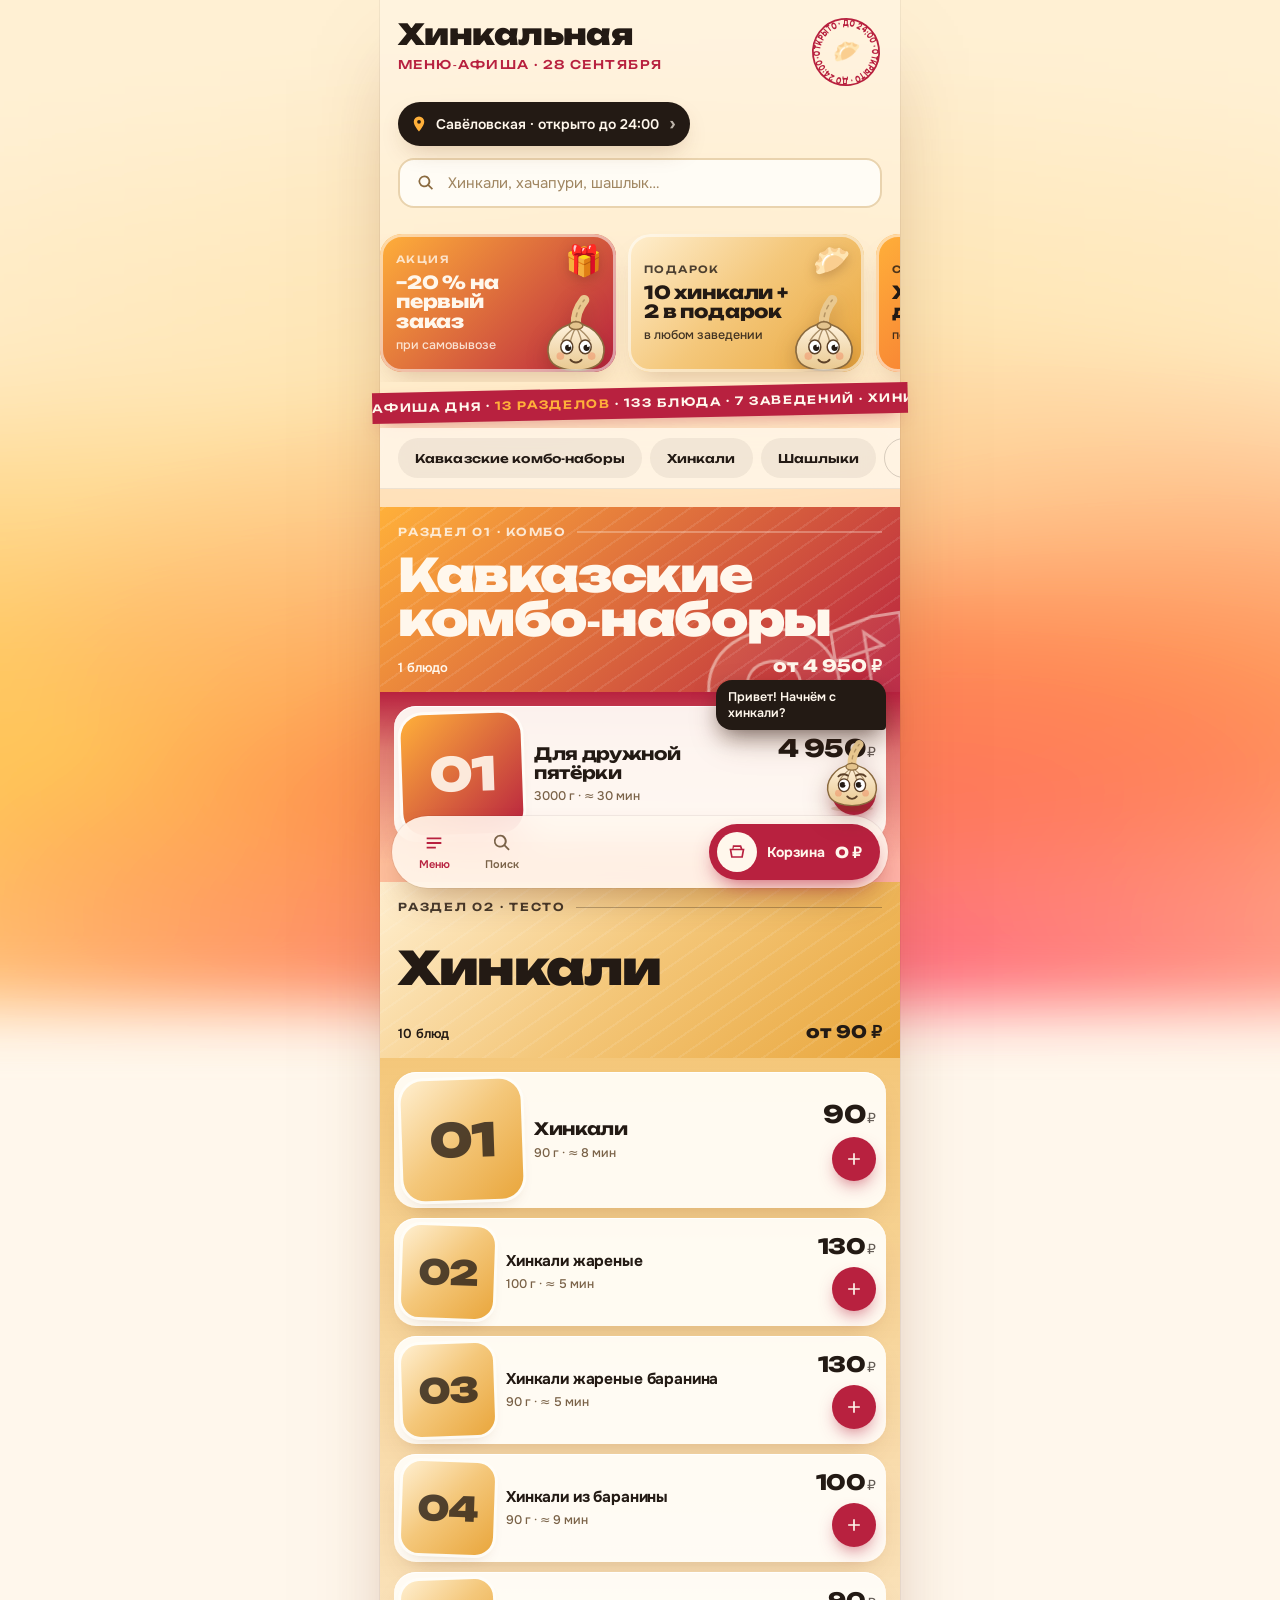
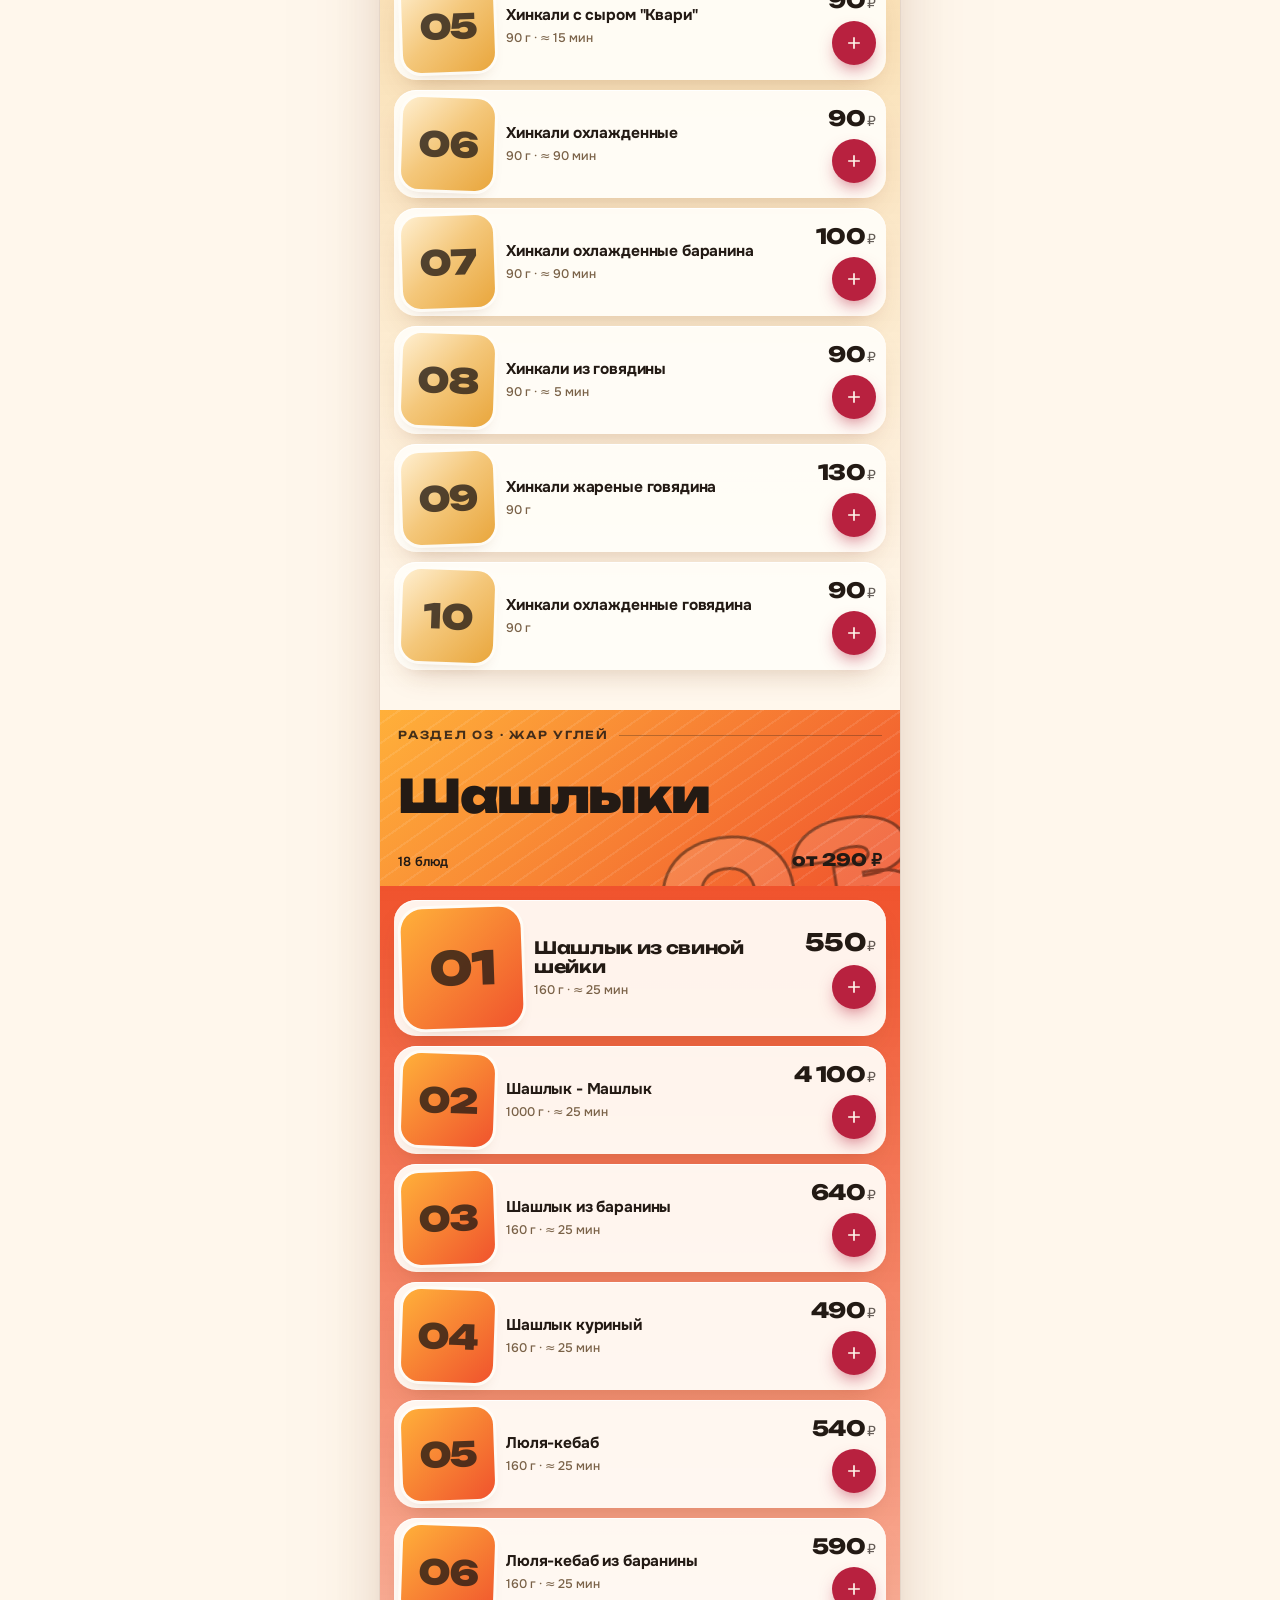
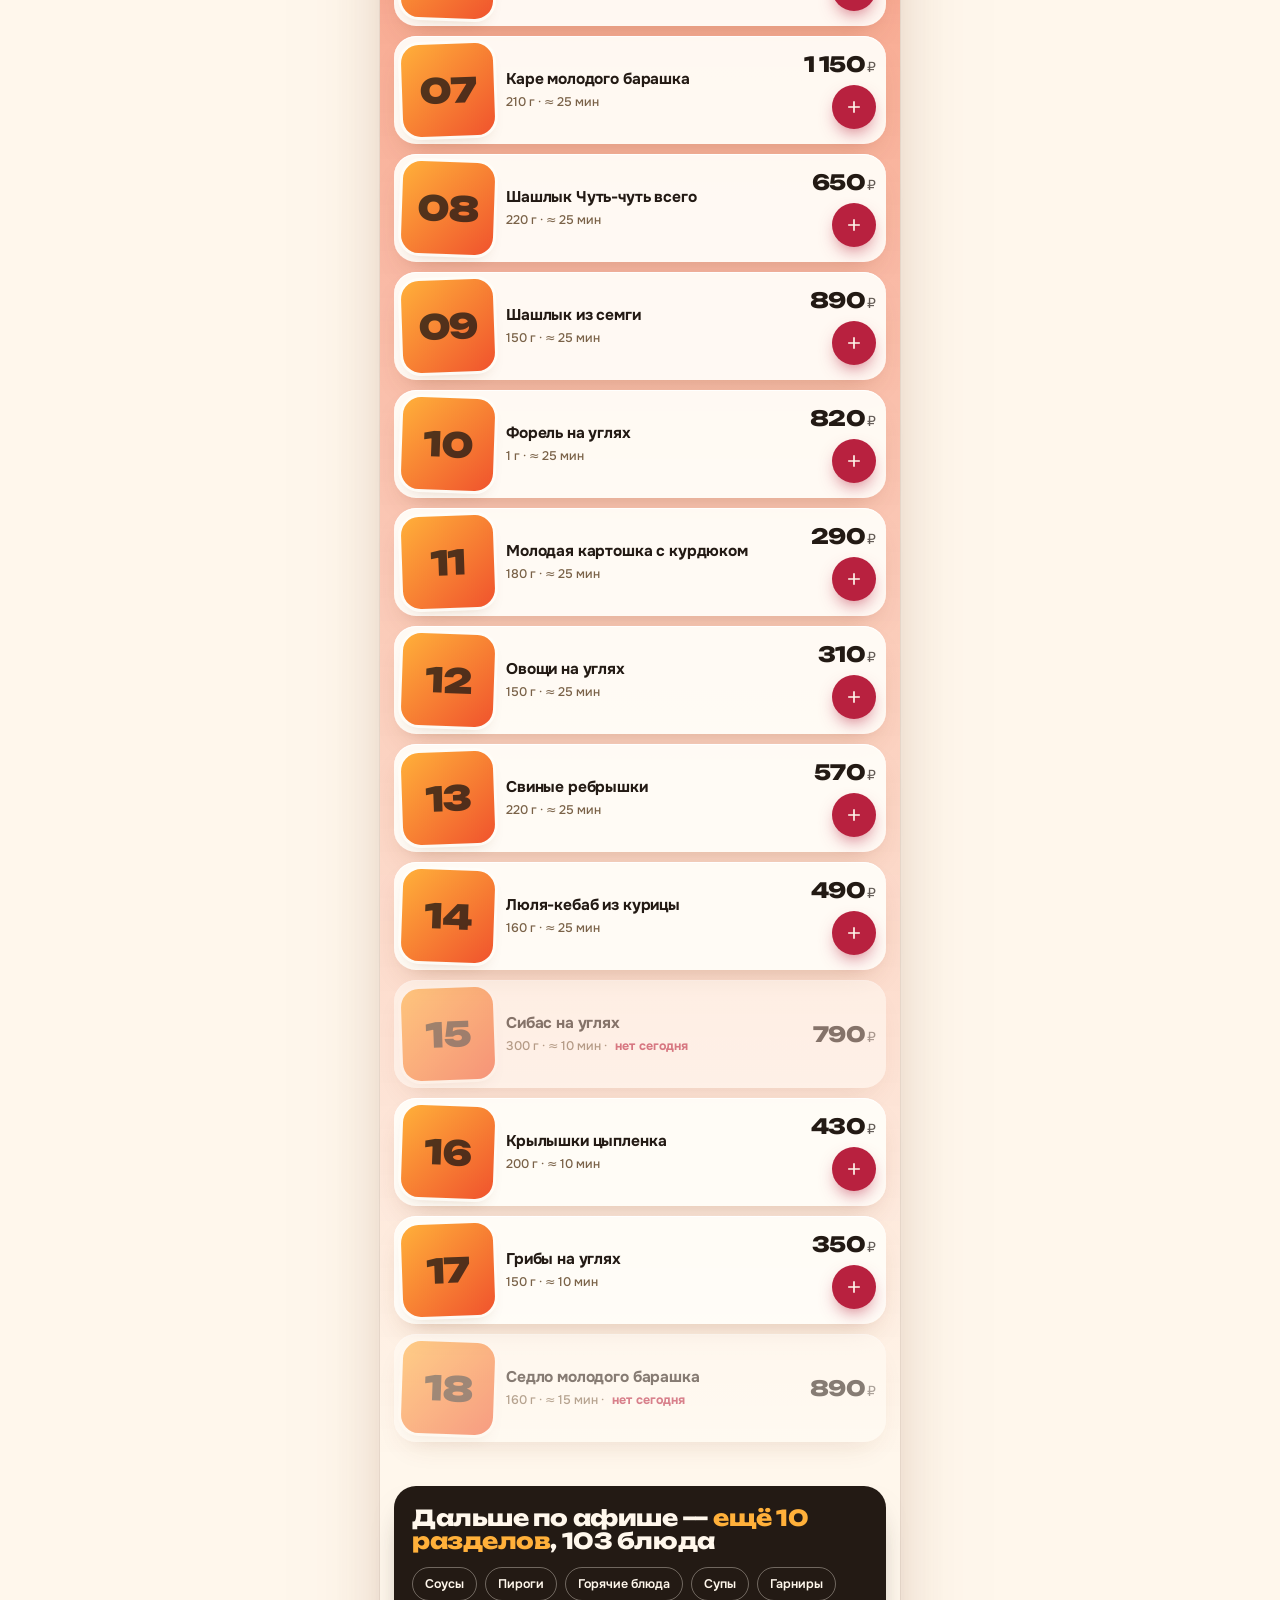
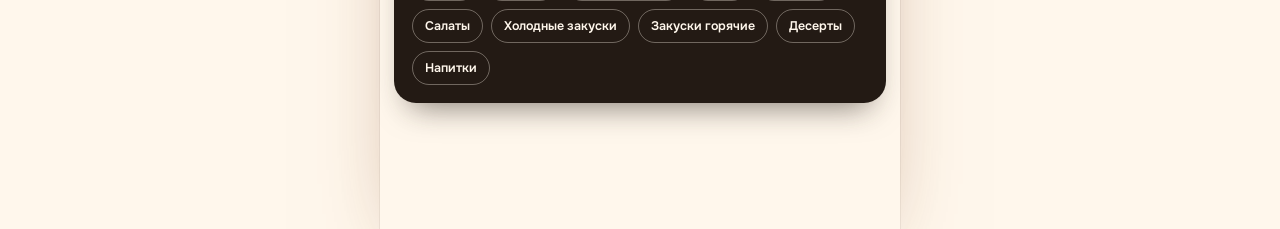
<file: konsepty/c/index.html>
<!doctype html>
<html lang="ru">
<head>
<meta charset="utf-8">
<meta name="viewport" content="width=device-width, initial-scale=1, viewport-fit=cover">
<meta name="theme-color" content="#B8213F">
<title>Хинкальная — меню-афиша (концепт «Плакат»)</title>
<link rel="icon" href="data:,">
<link rel="stylesheet" href="../../shrifty/shrifty.css">
<link rel="stylesheet" href="stil.css">
</head>
<body>

<!-- Живой фон: маленький canvas, растянутый и размытый CSS-ом -->
<canvas class="fon" id="fon" width="66" height="142" aria-hidden="true"></canvas>

<!-- SVG-символы: Хинкалик (тело) для плавающего персонажа и баннеров сторис -->
<svg width="0" height="0" style="position:absolute" aria-hidden="true">
  <defs>
    <linearGradient id="hinkalik-testo" x1="0" y1="0" x2="0" y2="1">
      <stop offset="0" stop-color="#FFF3DF"/>
      <stop offset="1" stop-color="#E9C88F"/>
    </linearGradient>
    <!-- Тело: мешочек с вытянутым хвостиком, складки, румянец -->
    <g id="hinkalik-telo">
      <ellipse cx="50" cy="93" rx="26" ry="4" fill="rgba(120,60,20,.18)"/>
      <path d="M50 40 C49 30 52 22 59 13" fill="none" stroke="#E9C88F" stroke-width="11" stroke-linecap="round"/>
      <path d="M50 40 C49 30 52 22 59 13" fill="none" stroke="#8A6A3F" stroke-width="1.6" stroke-linecap="round"
            stroke-dasharray="4 5" opacity=".55"/>
      <path d="M50 38 C28 41 15 60 21 76 C27 94 73 94 79 76 C85 60 72 41 50 38 Z" fill="url(#hinkalik-testo)" stroke="#8A6A3F" stroke-width="1.8"/>
      <g fill="none" stroke="#8A6A3F" stroke-width="1.4" stroke-linecap="round" opacity=".7">
        <path d="M50 42 C43 47 38 52 35 57"/>
        <path d="M50 42 C47 48 45 53 44 58"/>
        <path d="M50 42 C53 48 55 53 56 58"/>
        <path d="M50 42 C57 47 62 52 65 57"/>
      </g>
      <ellipse cx="50" cy="41" rx="7.5" ry="4.2" fill="#E4C48E" stroke="#8A6A3F" stroke-width="1.6"/>
      <circle cx="33" cy="74" r="4.2" fill="#F0532D" opacity=".28"/>
      <circle cx="67" cy="74" r="4.2" fill="#F0532D" opacity=".28"/>
    </g>
  </defs>
</svg>

<div class="telefon" id="telefon">

  <!-- Шапка-афиша -->
  <header class="shapka" id="shapka">
    <div class="shapka__verh">
      <div class="shapka__brend" id="brend">
        <div class="brend__nadpis">Хинкальная</div>
        <div class="brend__pod">меню&#8209;афиша · <span id="brend-data">сентябрь</span></div>
      </div>
      <!-- Круглый штамп с текстом по кругу: «открыто · до 22:00» -->
      <div class="shtamp" id="shtamp" aria-hidden="true">
        <svg viewBox="0 0 100 100" class="shtamp__krug">
          <defs><path id="shtamp-put" d="M50,50 m-36,0 a36,36 0 1,1 72,0 a36,36 0 1,1 -72,0"/></defs>
          <circle cx="50" cy="50" r="46" fill="none" stroke="currentColor" stroke-width="2.5"/>
          <text class="shtamp__tekst"><textPath href="#shtamp-put" id="shtamp-textpath">открыто · до 22:00 · открыто · до 22:00 · </textPath></text>
        </svg>
        <div class="shtamp__centr">🥟</div>
      </div>
    </div>

    <button class="mesto" id="mesto" type="button">
      <span class="mesto__ikonka" aria-hidden="true">
        <svg viewBox="0 0 24 24" width="18" height="18"><path d="M12 2a7 7 0 0 0-7 7c0 5.2 7 13 7 13s7-7.8 7-13a7 7 0 0 0-7-7zm0 9.5A2.5 2.5 0 1 1 12 6.5a2.5 2.5 0 0 1 0 5z" fill="currentColor"/></svg>
      </span>
      <span class="mesto__tekst" id="mesto-tekst">Савёловская · открыто до 22:00</span>
      <span class="mesto__strelka" aria-hidden="true">›</span>
    </button>

    <label class="poisk">
      <svg viewBox="0 0 24 24" width="20" height="20" aria-hidden="true"><path d="M10 3a7 7 0 1 0 4.4 12.5l4.6 4.6 1.4-1.4-4.6-4.6A7 7 0 0 0 10 3zm0 2a5 5 0 1 1 0 10 5 5 0 0 1 0-10z" fill="currentColor"/></svg>
      <input type="search" placeholder="Хинкали, хачапури, шашлык…" aria-label="Поиск по меню" autocomplete="off">
    </label>
  </header>

  <!-- Сторис: широкие баннеры с персонажем -->
  <section class="istorii" aria-label="Акции">
    <div class="istorii__lenta" id="istorii"></div>
  </section>

  <!-- Бегущая строка афиши: настоящие цифры меню -->
  <div class="begushchaya" aria-hidden="true" id="begushchaya"></div>

  <!-- Липкая лента разделов -->
  <nav class="lenta" id="lenta" aria-label="Разделы меню">
    <div class="lenta__prokrutka" id="lenta-prokrutka"></div>
  </nav>

  <!-- Разделы с обложками и полосами блюд -->
  <main class="razdely" id="razdely">
    <div class="zagruzka" id="zagruzka">Достаём меню из печи…</div>
  </main>

  <div class="podval-otstup"></div>
</div>

<!-- Хинкалик: плавающий персонаж справа снизу -->
<div class="hinkalik" id="hinkalik" title="Хинкалик">
  <svg viewBox="0 0 100 100" class="hinkalik__svg" id="hinkalik-svg">
    <use href="#hinkalik-telo"/>
    <!-- брови -->
    <g class="hinkalik__brovi" fill="none" stroke="#5C4128" stroke-width="2.4" stroke-linecap="round">
      <path d="M33 53 C36 50 41 50 45 52"/>
      <path d="M55 52 C59 50 64 50 67 53"/>
    </g>
    <!-- глаза -->
    <g class="hinkalik__glaza">
      <g class="glaz">
        <ellipse cx="40" cy="64" rx="7" ry="8" fill="#fff" stroke="#5C4128" stroke-width="1.6"/>
        <circle class="zrachok" cx="40" cy="65" r="3.6" fill="#231A14"/>
        <circle cx="42" cy="62.5" r="1.3" fill="#fff"/>
        <ellipse class="veko" cx="40" cy="64" rx="7.6" ry="8.6" fill="#EFD6A6"/>
      </g>
      <g class="glaz">
        <ellipse cx="60" cy="64" rx="7" ry="8" fill="#fff" stroke="#5C4128" stroke-width="1.6"/>
        <circle class="zrachok" cx="60" cy="65" r="3.6" fill="#231A14"/>
        <circle cx="62" cy="62.5" r="1.3" fill="#fff"/>
        <ellipse class="veko" cx="60" cy="64" rx="7.6" ry="8.6" fill="#EFD6A6"/>
      </g>
    </g>
    <!-- рот -->
    <path class="hinkalik__rot" d="M44 78 C47 82 53 82 56 78" fill="none" stroke="#5C4128" stroke-width="2.2" stroke-linecap="round"/>
  </svg>
  <div class="hinkalik__oblachko" id="hinkalik-oblachko">Привет! Начнём с хинкали?</div>
</div>

<!-- Нижняя навигация с плавающей корзиной -->
<nav class="niz" id="niz" aria-label="Навигация">
  <button class="niz__punkt niz__punkt--aktiv" type="button">
    <svg viewBox="0 0 24 24" width="22" height="22" aria-hidden="true"><path d="M4 6h16v2H4zm0 5h16v2H4zm0 5h10v2H4z" fill="currentColor"/></svg>
    <span>Меню</span>
  </button>
  <button class="niz__punkt" type="button">
    <svg viewBox="0 0 24 24" width="22" height="22" aria-hidden="true"><path d="M10 3a7 7 0 1 0 4.4 12.5l4.6 4.6 1.4-1.4-4.6-4.6A7 7 0 0 0 10 3zm0 2a5 5 0 1 1 0 10 5 5 0 0 1 0-10z" fill="currentColor"/></svg>
    <span>Поиск</span>
  </button>
  <button class="korzina korzina--pusto" id="korzina" type="button" aria-label="Корзина">
    <span class="korzina__schet"><span id="korzina-schet">0</span><svg viewBox="0 0 24 24" aria-hidden="true"><path d="M7 4h10l1.5 4H21l-2 11H5L3 8h3.5L7 4zm1.4 2-.75 2h8.7l-.75-2H8.4zM5.4 10l1.3 7h10.6l1.3-7H5.4z" fill="currentColor"/></svg></span>
    <span class="korzina__nadpis">Корзина</span>
    <span class="korzina__summa" id="korzina-summa">0 ₽</span>
  </button>
</nav>

<script type="module" src="plakat.js"></script>
</body>
</html>
</file>
<file: v2/shrifty/shrifty.css>
/* Шрифты витрины: Unbounded (заголовки) и Onest (текст). Скачаны скриптом skachat_shrifty_vitriny.py */
/* Unbounded cyrillic-ext */
@font-face {
  font-family: 'Unbounded';
  font-style: normal;
  font-weight: 200 900;
  font-display: swap;
  src: url(unbounded-cyrillic-ext.woff2) format('woff2');
  unicode-range: U+0460-052F, U+1C80-1C8A, U+20B4, U+2DE0-2DFF, U+A640-A69F, U+FE2E-FE2F;
}
/* Unbounded cyrillic */
@font-face {
  font-family: 'Unbounded';
  font-style: normal;
  font-weight: 200 900;
  font-display: swap;
  src: url(unbounded-cyrillic.woff2) format('woff2');
  unicode-range: U+0301, U+0400-045F, U+0490-0491, U+04B0-04B1, U+2116;
}
/* Unbounded latin */
@font-face {
  font-family: 'Unbounded';
  font-style: normal;
  font-weight: 200 900;
  font-display: swap;
  src: url(unbounded-latin.woff2) format('woff2');
  unicode-range: U+0000-00FF, U+0131, U+0152-0153, U+02BB-02BC, U+02C6, U+02DA, U+02DC, U+0304, U+0308, U+0329, U+2000-206F, U+20AC, U+2122, U+2191, U+2193, U+2212, U+2215, U+FEFF, U+FFFD;
}
/* Onest cyrillic-ext */
@font-face {
  font-family: 'Onest';
  font-style: normal;
  font-weight: 100 900;
  font-display: swap;
  src: url(onest-cyrillic-ext.woff2) format('woff2');
  unicode-range: U+0460-052F, U+1C80-1C8A, U+20B4, U+2DE0-2DFF, U+A640-A69F, U+FE2E-FE2F;
}
/* Onest cyrillic */
@font-face {
  font-family: 'Onest';
  font-style: normal;
  font-weight: 100 900;
  font-display: swap;
  src: url(onest-cyrillic.woff2) format('woff2');
  unicode-range: U+0301, U+0400-045F, U+0490-0491, U+04B0-04B1, U+2116;
}
/* Onest latin */
@font-face {
  font-family: 'Onest';
  font-style: normal;
  font-weight: 100 900;
  font-display: swap;
  src: url(onest-latin.woff2) format('woff2');
  unicode-range: U+0000-00FF, U+0131, U+0152-0153, U+02BB-02BC, U+02C6, U+02DA, U+02DC, U+0304, U+0308, U+0329, U+2000-206F, U+20AC, U+2122, U+2191, U+2193, U+2212, U+2215, U+FEFF, U+FFFD;
}
/* Буквы других языков сайта (30.10.2026, многоязычность): азербайджанские ə ğ ş İ — latin-ext самих шрифтов,
   армянские и грузинские — Noto Sans под теми же именами семейств, поэтому стили сайта не меняются. */
@font-face { font-family: 'Onest'; font-style: normal; font-weight: 100 900; font-display: swap; src: url(onest-latin-ext.woff2) format('woff2'); unicode-range: U+0100-02BA, U+02BD-02C5, U+02C7-02CC, U+02CE-02D7, U+02DD-02FF, U+0304, U+0308, U+0329, U+1D00-1DBF, U+1E00-1E9F, U+1EF2-1EFF, U+2020, U+20A0-20AB, U+20AD-20C4, U+2113, U+2C60-2C7F, U+A720-A7FF; }
@font-face { font-family: 'Unbounded'; font-style: normal; font-weight: 200 900; font-display: swap; src: url(unbounded-latin-ext.woff2) format('woff2'); unicode-range: U+0100-02BA, U+02BD-02C5, U+02C7-02CC, U+02CE-02D7, U+02DD-02FF, U+0304, U+0308, U+0329, U+1D00-1DBF, U+1E00-1E9F, U+1EF2-1EFF, U+2020, U+20A0-20AB, U+20AD-20C4, U+2113, U+2C60-2C7F, U+A720-A7FF; }
@font-face { font-family: 'Onest'; font-style: normal; font-weight: 100 900; font-display: swap; src: url(noto-armenian.woff2) format('woff2'); unicode-range: U+0530-058F, U+FB13-FB17; }
@font-face { font-family: 'Unbounded'; font-style: normal; font-weight: 200 900; font-display: swap; src: url(noto-armenian.woff2) format('woff2'); unicode-range: U+0530-058F, U+FB13-FB17; }
@font-face { font-family: 'Onest'; font-style: normal; font-weight: 100 900; font-display: swap; src: url(noto-georgian.woff2) format('woff2'); unicode-range: U+10A0-10FF, U+1C90-1CBF, U+2D00-2D2F; }
@font-face { font-family: 'Unbounded'; font-style: normal; font-weight: 200 900; font-display: swap; src: url(noto-georgian.woff2) format('woff2'); unicode-range: U+10A0-10FF, U+1C90-1CBF, U+2D00-2D2F; }
</file>
<file: v2/stil.css>
/* Витрина Хинкальной v2 — «Жар и мёд».
   Токены, база, все компоненты и экраны. Контракт: design/vitrina_v2/DIZAYN.md,
   соглашения ядра: design/vitrina_v2/YADRO.md. Телефон 390×844 — главный размер,
   на десктопе колонка 520 по центру на живом фоне. */

/* =========================================================================
   1. Токены (DIZAYN §2.1 — одним движением)
   ========================================================================= */

@property --ugol-kolca { syntax: '<angle>'; inherits: false; initial-value: 0deg; }

:root {
  /* ---- цвета ---- */
  --krem: #FFF7EC;
  --pesok: #F6E7D2;
  --testo: #E9D3AE;
  --med: #F4C77A;
  --shafran: #FFB03A;
  --paprika: #F0532D;
  --granat: #B8213F;
  --vino: #6A1B3A;
  --ugol: #231A14;
  --ugol-72: rgba(35, 26, 20, .72);
  --ugol-62: rgba(35, 26, 20, .62);
  --ugol-45: rgba(35, 26, 20, .45);
  --estragon: #3E9C5C;
  --biryuza: #2AA8A0;
  --belyy-92: rgba(255, 253, 248, .92);
  --steklo: rgba(255, 250, 242, .80);
  --steklo-kayma: rgba(255, 255, 255, .9);

  /* ---- градиенты семейств ---- */
  --gr-testo:   linear-gradient(145deg, #FFF3DF 0%, #F4C77A 100%);
  --gr-zhar:    linear-gradient(145deg, #FFB03A 0%, #F0532D 100%);
  --gr-zelen:   linear-gradient(145deg, #E4F2B8 0%, #6FBF73 100%);
  --gr-sladkoe: linear-gradient(145deg, #FFD2B0 0%, #F26B8A 100%);
  --gr-napitki: linear-gradient(145deg, #D9F7E6 0%, #2AA8A0 100%);
  --gr-kombo:   linear-gradient(145deg, #FFB03A 0%, #B8213F 100%);

  /* ---- плитки блюд ---- */
  --pl-testo:   linear-gradient(150deg, #FFEBC6 0%, #F7C874 52%, #E9A448 100%);
  --pl-zhar:    linear-gradient(150deg, #FFB94A 0%, #F0532D 58%, #C8283A 100%);
  --pl-zelen:   linear-gradient(150deg, #E6F3BC 0%, #8FD08A 55%, #4FA85E 100%);
  --pl-sladkoe: linear-gradient(150deg, #FFD9B8 0%, #F9917E 55%, #E8567D 100%);
  --pl-napitki: linear-gradient(150deg, #D9F7E6 0%, #6FD8C2 55%, #2AA8A0 100%);
  --pl-kombo:   linear-gradient(150deg, #FFB94A 0%, #E0432F 55%, #A81C3D 100%);

  /* ---- цветные тени ---- */
  --ten-testo:   rgba(233, 164, 72, .75);
  --ten-zhar:    rgba(240, 83, 45, .65);
  --ten-zelen:   rgba(79, 168, 94, .60);
  --ten-sladkoe: rgba(232, 86, 125, .55);
  --ten-napitki: rgba(42, 168, 160, .60);
  --ten-kombo:   rgba(168, 28, 61, .60);

  /* ---- акценты ---- */
  --gr-knopka:  linear-gradient(135deg, #FFB03A 0%, #F0532D 100%);
  --gr-korzina: linear-gradient(135deg, #C9332F 0%, #B8213F 48%, #6A1B3A 100%);
  --gr-zagolovok: linear-gradient(100deg, #DC3F2A 0%, #B8213F 58%, #8F1838 100%);
  --gr-kolco: conic-gradient(from var(--ugol-kolca), #FFB03A, #F0532D 30%, #B8213F 55%, #FF7A2F 80%, #FFB03A);
  --svet-pechi: radial-gradient(closest-side, rgba(255, 176, 58, .85), rgba(255, 176, 58, 0));

  /* ---- радиусы ---- */
  --r-kartochka: 22px;
  --r-plitka: 20px;
  --r-knopka: 16px;
  --r-shtorka: 28px;
  --r-krug: 999px;

  /* ---- тени ---- */
  --ten: 0 16px 36px -14px rgba(120, 60, 20, .32);
  --ten-myagkaya: 0 10px 26px -14px rgba(120, 60, 20, .28);
  --ten-glubokaya: 0 24px 44px -18px rgba(120, 60, 20, .50);
  --ten-knopki: 0 12px 22px -9px rgba(240, 83, 45, .80), inset 0 1px 0 rgba(255, 255, 255, .55);
  --ten-korziny: 0 16px 30px -10px rgba(184, 33, 63, .75), inset 0 1px 0 rgba(255, 255, 255, .35);
  --ten-vstavka: inset 0 1px 0 rgba(255, 255, 255, .9);

  /* ---- типографика ---- */
  --sh-zag: Unbounded, Onest, system-ui, sans-serif;
  --sh-tekst: Onest, system-ui, -apple-system, 'Segoe UI', sans-serif;
  --t-ekran: 800 2.125rem/1.02 var(--sh-zag);
  --t-razdel: 800 3.75rem/.98 var(--sh-zag);
  --t-shtorka: 800 1.625rem/1.08 var(--sh-zag);
  --t-cena: 700 1.125rem/1 var(--sh-zag);
  --t-cena-krupno: 800 1.75rem/1 var(--sh-zag);
  --t-metka: 700 0.8125rem/1.2 var(--sh-tekst);
  --t-nazvanie: 650 0.9062rem/1.25 var(--sh-tekst);
  --t-tekst: 500 0.9375rem/1.4 var(--sh-tekst);
  --t-vtoroy: 500 0.8125rem/1.35 var(--sh-tekst);
  --t-knopka: 700 0.9375rem/1 var(--sh-tekst);
  --t-tabletka: 700 0.875rem/1 var(--sh-tekst);
  --t-podpis: 600 0.8125rem/1.15 var(--sh-tekst);

  /* ---- отступы ---- */
  --polya: 16px;
  --shag: 8px;
  --setka-x: 14px;
  --setka-y: 24px;
  --mezhdu-razdelami: 44px;
  --shirina: 520px;
  --niz-vysota: 68px;
  --nad-nizom: calc(var(--niz-vysota) + 24px + env(safe-area-inset-bottom));

  /* ---- движение (запасные кривые) ---- */
  --pr-myagkaya: cubic-bezier(.22, 1, .36, 1);
  --pr-obychnaya: cubic-bezier(.3, 1.25, .5, 1);
  --pr-zhivaya: cubic-bezier(.34, 1.56, .64, 1);
  --pr-rezkaya: cubic-bezier(.3, 1.4, .5, 1);
  --ms-nazhatie: 110ms;
  --ms-otpusk: 460ms;
  --ms-shtorka: 550ms;
  --ms-flip: 540ms;
  --ms-polet: 640ms;
  --ms-tost: 500ms;

  /* ---- для модулей: тост и Хинкалик над навигацией ---- */
  --tost-otstup: 96px;
  --hinkalik-otstup: 92px;
}

/* Пружины строкой (DIZAYN §4.1) */
@supports (animation-timing-function: linear(0, 1)) {
  :root {
    --pr-myagkaya: linear(0.0001, 0.0062, 0.0183, 0.0381, 0.0602, 0.0892, 0.1178, 0.1523, 0.1888, 0.2222, 0.2605, 0.2947, 0.3332, 0.3712, 0.4045, 0.441, 0.4727, 0.5071, 0.5366, 0.5685, 0.599, 0.6248, 0.6525, 0.6759, 0.7008, 0.7217, 0.7438, 0.7646, 0.782, 0.8002, 0.8154, 0.8314, 0.8462, 0.8585, 0.8713, 0.8819, 0.8929, 0.902, 0.9114, 0.9201, 0.9272, 0.9345, 0.9405, 0.9467, 0.9517, 0.9569, 0.9616, 0.9654, 0.9693, 0.9724, 0.9757, 0.9783, 0.9809, 0.9833, 0.9852, 0.9871, 0.9887, 0.9902, 0.9916, 0.9927, 0.9938, 0.9947, 0.9956, 0.9963, 1);
    --pr-obychnaya: linear(0.0002, 0.0085, 0.0301, 0.0582, 0.0976, 0.1379, 0.1818, 0.2342, 0.2824, 0.3312, 0.386, 0.4341, 0.4868, 0.532, 0.5754, 0.6217, 0.6606, 0.6971, 0.7354, 0.7669, 0.7995, 0.826, 0.8502, 0.8749, 0.8946, 0.9124, 0.9301, 0.9441, 0.9578, 0.9685, 0.9778, 0.9868, 0.9935, 0.9993, 1.0046, 1.0085, 1.012, 1.0144, 1.0163, 1.0178, 1.0187, 1.0192, 1.0194, 1.0193, 1.0189, 1.0184, 1.0178, 1.017, 1.0161, 1.0152, 1.0142, 1.0133, 1.0122, 1.0113, 1.0103, 1.0093, 1.0085, 1.0077, 1.0068, 1.0061, 1.0053, 1.0047, 1.0041, 1.0035, 1);
    --pr-zhivaya: linear(0.0003, 0.0156, 0.046, 0.0958, 0.1584, 0.2222, 0.3003, 0.3824, 0.4568, 0.54, 0.6211, 0.6902, 0.7633, 0.8308, 0.8854, 0.9405, 0.9886, 1.0255, 1.0605, 1.0889, 1.1088, 1.1257, 1.1372, 1.1433, 1.1461, 1.1453, 1.1418, 1.1355, 1.127, 1.1182, 1.1071, 1.0953, 1.0831, 1.0722, 1.0602, 1.0486, 1.0389, 1.0287, 1.0194, 1.0119, 1.0044, 0.998, 0.9931, 0.9886, 0.985, 0.9825, 0.9805, 0.9793, 0.9787, 0.9786, 0.9791, 0.9798, 0.9809, 0.9823, 0.9837, 0.9854, 0.9871, 0.9887, 0.9905, 0.9922, 0.9937, 0.9952, 0.9966, 0.9978, 1);
    --pr-rezkaya: linear(0.0006, 0.0158, 0.0485, 0.0952, 0.1527, 0.2183, 0.2893, 0.3635, 0.4514, 0.526, 0.5984, 0.6676, 0.7326, 0.7928, 0.8478, 0.8972, 0.9409, 0.9789, 1.0115, 1.0387, 1.0608, 1.0783, 1.0914, 1.1007, 1.1071, 1.1094, 1.1091, 1.1067, 1.1025, 1.0969, 1.0902, 1.0828, 1.0748, 1.0666, 1.0584, 1.0502, 1.0424, 1.0349, 1.0279, 1.0214, 1.0146, 1.0094, 1.0048, 1.0009, 0.9976, 0.9948, 0.9926, 0.9908, 0.9896, 0.9887, 0.9882, 0.988, 0.9881, 0.9884, 0.9889, 0.9895, 0.9904, 0.9913, 0.9921, 0.993, 0.9939, 0.9948, 0.9957, 0.9965, 1);
  }
}

/* Семейство на любом элементе: плитка, тень, лёгкий градиент (DIZAYN §2.2) */
.sem-testo   { --gr: var(--pl-testo);   --gr-legkiy: var(--gr-testo);   --ten-cvet: var(--ten-testo); }
.sem-zhar    { --gr: var(--pl-zhar);    --gr-legkiy: var(--gr-zhar);    --ten-cvet: var(--ten-zhar); }
.sem-zelen   { --gr: var(--pl-zelen);   --gr-legkiy: var(--gr-zelen);   --ten-cvet: var(--ten-zelen); }
.sem-sladkoe { --gr: var(--pl-sladkoe); --gr-legkiy: var(--gr-sladkoe); --ten-cvet: var(--ten-sladkoe); }
.sem-napitki { --gr: var(--pl-napitki); --gr-legkiy: var(--gr-napitki); --ten-cvet: var(--ten-napitki); }
.sem-kombo   { --gr: var(--pl-kombo);   --gr-legkiy: var(--gr-kombo);   --ten-cvet: var(--ten-kombo); }

/* =========================================================================
   2. База
   ========================================================================= */

* { box-sizing: border-box; }
html {
  -webkit-text-size-adjust: 100%;
  /* подложка живого фона: между пятнами не бледнеет */
  background: linear-gradient(180deg, #FFEFD6 0%, #FFD9B0 100%) fixed;
  min-height: 100%;
  overflow-x: clip;   /* ничто фиксированное не расширяет страницу на телефоне */
}
body {
  margin: 0;
  font: var(--t-tekst);
  color: var(--ugol);
  background: transparent;           /* фон держит html + холст, иначе живой градиент пропадёт */
  min-height: 100dvh;
  overflow-x: clip;
  -webkit-font-smoothing: antialiased;
  -webkit-tap-highlight-color: transparent;
}
button { font: inherit; color: inherit; cursor: pointer; -webkit-tap-highlight-color: transparent; }
a { color: inherit; -webkit-tap-highlight-color: transparent; }
h1, h2, h3 { font-family: var(--sh-zag); margin: 0; }
p { margin: 0; }
img { max-width: 100%; }
[hidden] { display: none !important; }
:focus-visible { outline: 3px solid var(--ugol); outline-offset: 2px; }
/* кружок сторис: модуль istorii.js красит обводку паприкой — на оранжевом её не видно */
.istorii .istoriya-krug:focus-visible { outline: 3px solid var(--ugol); outline-offset: 3px; }
.skryto-vizualno { position: absolute !important; width: 1px; height: 1px; overflow: hidden; clip: rect(0 0 0 0); white-space: nowrap; }
.bez-skriptov { padding: 40px 16px; text-align: center; font: var(--t-tekst); }

/* =========================================================================
   3. Живой фон, колонка, экраны, загрузка
   ========================================================================= */

.fon {
  position: fixed;
  inset: 0;
  width: 100%;
  height: 100%;
  z-index: 0;
  display: block;
  filter: blur(34px) saturate(1.35);
  transform: scale(1.3) translateZ(0);   /* поля размытия уходят за край, не расширяя страницу */
  pointer-events: none;
}

.stolb {
  position: relative;
  z-index: 1;
  max-width: var(--shirina);
  margin: 0 auto;
  min-height: 100dvh;
}

.ekran {
  position: relative;
  min-height: 100dvh;
  padding: calc(16px + env(safe-area-inset-top)) var(--polya) 150px;
}
.ekran--glavnaya { padding: 0 0 150px; }
.ekran--bez-niza { padding-bottom: calc(40px + env(safe-area-inset-bottom)); }
.ekran.skryt { display: none; }
.ekran.uhodit { position: absolute; inset: 0 0 auto 0; pointer-events: none; }

.ekran__shapka { display: flex; align-items: flex-start; justify-content: space-between; gap: 12px; margin-bottom: 18px; }
.ekran__shapka > :first-child { min-width: 0; }
.ekran__nazad {
  width: 44px; height: 44px; flex: 0 0 auto;
  display: grid; place-items: center;
  border: 0; border-radius: var(--r-krug);
  background: var(--steklo);
  box-shadow: inset 0 0 0 1px var(--steklo-kayma), var(--ten-myagkaya);
  backdrop-filter: blur(14px); -webkit-backdrop-filter: blur(14px);
  color: var(--ugol);
}
.ekran__nazad svg { width: 22px; height: 22px; }
.ekran__zagolovok { font: var(--t-ekran); font-weight: 900; letter-spacing: -.03em; margin: 0; font-size: clamp(1.6875rem, 8.8vw, 2.125rem); overflow-wrap: anywhere; hyphens: auto; }
.ekran__pod { font: var(--t-tekst); color: var(--ugol-72); margin-top: 6px; }

/* метка капсом с линией до края (из В) */
.metka {
  display: flex; align-items: center; gap: 10px;
  font: var(--t-metka); letter-spacing: .14em; text-transform: uppercase;
  color: var(--ugol-72);
  margin: 22px 0 10px;
}
.metka::after { content: ''; height: 1.5px; flex: 1; background: currentColor; opacity: .35; border-radius: 2px; }

.zagruzka {
  min-height: 100dvh;
  display: grid; place-content: center; justify-items: center; gap: 18px;
  text-align: center;
}
.zagruzka__volna { min-height: 90px; min-width: 260px; display: grid; place-items: center; }
.zagruzka__tekst { font: 700 0.9375rem/1.2 var(--sh-zag); letter-spacing: -.01em; color: var(--ugol-72); }
.zagruzka--oshibka .zagruzka__tekst { max-width: 280px; font: var(--t-tekst); }

.zaglushka-ekrana {
  min-height: 60dvh;
  display: grid; place-content: center; justify-items: center; gap: 10px;
  text-align: center; padding: 40px 24px;
}
.zaglushka-ekrana b { font: 800 1.375rem/1.1 var(--sh-zag); letter-spacing: -.02em; }
.zaglushka-ekrana p { font: var(--t-tekst); color: var(--ugol-72); margin-bottom: 8px; }
.sloy-ekrana .zaglushka-ekrana { min-height: 0; padding: 20px 8px 30px; }

/* =========================================================================
   4. Шапка главной
   ========================================================================= */

.shapka {
  padding: calc(16px + env(safe-area-inset-top)) var(--polya) 6px;
  display: grid;
  gap: 14px;
}
/* контейнер: размер названия заведения считается от ширины строки шапки (cqi) */
.shapka__verh { display: flex; align-items: flex-start; justify-content: space-between; gap: 10px; container-type: inline-size; }
.mesto {
  display: grid; grid-template-columns: minmax(0, 1fr); gap: 3px; justify-items: start;
  flex: 0 1 auto; /* длинное «Выберите заведение» не выталкивает чип способа за экран */
  text-align: left; border: 0; background: none; padding: 0;
  min-width: 0; max-width: 100%;
}
.mesto__set { font: var(--t-metka); letter-spacing: .16em; text-transform: uppercase; opacity: .72; }
/* Название заведения — одно-два слова Unbounded, перенос внутри слова некрасив, обрезка ещё хуже.
   Размер подгоняется под ширину: самое длинное слово (--slovo-em, в em; по умолчанию 10 —
   «Измайловский» = 9,8em) должно влезть в строку шапки за вычетом чипа (162px: чип 130 + зазор + стрелка).
   Ядро может задать точное --slovo-em у span названия — тогда короткие названия остаются 24px. */
.mesto__nazvanie {
  --zapas-shapki: calc(32px + 8.125rem);   /* чип 130 px при 16 px растёт с крупным шрифтом */
  font: 800 1.5rem/1.1 var(--sh-zag);
  font-size: clamp(1.0625rem, calc((100cqi - var(--zapas-shapki)) / var(--slovo-em, 10)), 1.5rem);
  letter-spacing: -.02em;
  display: flex; align-items: center; gap: 4px;
  max-width: 100%;
}
/* длинное название переносится на вторую строку; страховка — перенос внутри слова, но не обрезка */
.mesto__nazvanie span { overflow: hidden; min-width: 0; display: -webkit-box; -webkit-box-orient: vertical; -webkit-line-clamp: 2; line-clamp: 2; overflow-wrap: anywhere; hyphens: auto; padding: .1em 0; margin: -.1em 0; }
/* узкий телефон (< 375): чип способа — круглая иконка 44px, название получает ширину */
@container (max-width: 21.375rem) {   /* 342 px при 16 px; с крупным шрифтом чип сворачивается раньше */
  .mesto__nazvanie { --zapas-shapki: calc(32px + 2.75rem); }
  .shapka__verh .chip { width: 44px; padding: 0; gap: 0; justify-content: center; font-size: 0; }
}
.mesto__nazvanie svg { width: 18px; height: 18px; flex: 0 0 auto; }
.mesto__nazvanie--adres span { hyphens: manual; overflow-wrap: normal; }
.gotovo__oplata { margin-top: 16px; text-align: left; }
.profil__skidka { display: grid; gap: 4px; width: 100%; text-align: left; border: 0; margin-bottom: 18px; font: inherit; color: inherit; }
.profil__skidka b { font-size: 1.0625rem; }
.profil__skidka span, .profil__tiho, .profil__zakaz-gde { font: var(--t-vtoroy); color: var(--ugol-62); }
.profil__zakazy { display: grid; gap: 10px; margin-bottom: 18px; }
.profil__zakaz { display: grid; gap: 6px; }
.profil__zakaz-verh, .profil__zakaz-niz { display: flex; align-items: center; justify-content: space-between; gap: 10px; }
/* баллы (29.10.2026): баланс крупно, как копятся, история под «История баллов» */
.profil__bally { display: grid; gap: 6px; margin-bottom: 18px; }
.profil__bally-verh { display: flex; align-items: baseline; justify-content: space-between; gap: 10px; flex-wrap: wrap; }
.profil__bally-verh b { font: var(--t-razdel); font-size: 1.75rem; color: var(--ugol); font-variant-numeric: tabular-nums; }
.profil__bally-verh span { font: var(--t-vtoroy); color: var(--ugol-62); }
.profil__istoriya summary { display: inline-flex; min-height: 44px; align-items: center; font: var(--t-vtoroy); font-weight: 800; color: var(--ugol); text-decoration: underline; text-underline-offset: 3px; cursor: pointer; list-style: none; }
.profil__istoriya summary::-webkit-details-marker { display: none; }
.profil__istoriya ul { display: grid; gap: 10px; margin: 0; padding: 0; list-style: none; }
.profil__ball { display: flex; align-items: flex-start; justify-content: space-between; gap: 10px; font: var(--t-vtoroy); }
.profil__ball span { display: grid; gap: 2px; color: var(--ugol); }
.profil__ball small { color: var(--ugol-62); }
.profil__ball b { font-variant-numeric: tabular-nums; white-space: nowrap; }
.profil__plus { color: var(--zelenyy, #2F8F4E); font-weight: 800; }
.profil__minus { color: var(--ugol-72); }
.profil__zakaz-niz small.profil__plus { font: var(--t-vtoroy); font-weight: 800; }
.oformlenie__bally { margin: 8px 0 0; font: var(--t-vtoroy); font-weight: 700; color: var(--zelenyy, #2F8F4E); }
.profil__status { font-size: .8125rem; font-weight: 700; color: var(--ugol-62); }
.profil__status--idet { color: var(--granat); }
.profil__zakaz-sostav { font-size: .9375rem; }
.profil__povtorit { height: 40px; padding: 0 16px; width: auto; }
.profil__adresa { display: grid; gap: 10px; margin-bottom: 18px; }
.profil__adres small { display: block; font: var(--t-vtoroy); color: var(--ugol-62); }
.profil__vyyti { width: 100%; margin-top: 4px; }
.gotovo__forma { min-height: 120px; margin: 0 -16px; }   /* форма ЮKassa уже 320 px не помещается в карточку — во всю её ширину */
.gotovo__zapas { width: 100%; margin-top: 8px; }
.gotovo__zhdem { font: var(--t-vtoroy); color: var(--ugol-62); padding: 24px 0; text-align: center; }
.gotovo__oplacheno { display: grid; gap: 4px; padding: 14px 16px; border-radius: 14px; background: rgba(46, 125, 50, .1); }
.gotovo__oplacheno b { color: #2E7D32; font-size: 1.125rem; }
.mesto__status { font-weight: 600; font-size: 0.8438rem; display: flex; align-items: center; gap: 7px; }
.mesto__adres { font: var(--t-vtoroy); color: var(--ugol-62); max-width: 100%; overflow: hidden; text-overflow: ellipsis; white-space: nowrap; }
/* Пульс точки — кольцо ::after на transform/opacity (композитор), а не box-shadow (перерисовка каждый кадр) */
.tochka {
  position: relative;
  width: 9px; height: 9px; flex: 0 0 auto;
  border-radius: 50%;
  background: var(--estragon);
  color: rgba(62, 156, 92, .55);
}
.tochka::after {
  content: ''; position: absolute; inset: 0; border-radius: 50%;
  background: currentColor;
  animation: puls 2.2s ease-out infinite;
}
.tochka.zakryto { background: var(--paprika); color: rgba(240, 83, 45, .5); }
.tochka.net { background: var(--shafran); }
.tochka.net::after { display: none; }
@keyframes puls { 0% { transform: scale(1); opacity: 1; } 70%, 100% { transform: scale(3); opacity: 0; } }

.chip {
  flex: 0 0 auto;
  height: 44px;
  padding: 0 14px 0 12px;
  border: 0;
  border-radius: var(--r-krug);
  display: inline-flex; align-items: center; gap: 7px;
  font: var(--t-tabletka);
  background: rgba(255, 255, 255, .62);
  box-shadow: inset 0 0 0 1px rgba(255, 255, 255, .85), var(--ten-myagkaya);
  backdrop-filter: blur(14px);
  -webkit-backdrop-filter: blur(14px);
  margin-top: 8px;
}
.chip svg { width: 18px; height: 18px; flex: 0 0 auto; }

/* =========================================================================
   5. Поиск
   ========================================================================= */

.poisk {
  position: relative;
  display: flex; align-items: center; gap: 10px;
  height: 52px;
  padding: 0 16px;
  border: 0;
  border-radius: var(--r-knopka);
  background: rgba(255, 255, 255, .70);
  box-shadow: inset 0 0 0 1px rgba(255, 255, 255, .9), var(--ten-myagkaya);
  backdrop-filter: blur(16px) saturate(1.2);
  -webkit-backdrop-filter: blur(16px) saturate(1.2);
  color: var(--ugol);
  width: 100%;
  text-align: left;
  transition: box-shadow .25s;
}
.poisk > svg { width: 20px; height: 20px; opacity: .6; flex: 0 0 auto; }
.poisk__pole { position: relative; flex: 1; min-width: 0; height: 100%; display: flex; align-items: center; }
.poisk input {
  flex: 1; min-width: 0; width: 100%;
  border: 0; background: transparent;
  font: var(--t-tekst); color: var(--ugol);
  outline: 0;
}
.poisk input::placeholder { color: var(--ugol-72); }
.poisk input::-webkit-search-cancel-button { -webkit-appearance: none; }
.poisk__podskazka { position: absolute; left: 0; top: 50%; transform: translateY(-50%); font: var(--t-tekst); color: var(--ugol-72); pointer-events: none; white-space: nowrap; overflow: hidden; text-overflow: ellipsis; max-width: 100%; }
.poisk__podskazka::before { content: 'Найти: '; color: var(--ugol-72); font-weight: 400; }
.poisk__podskazka.smena { animation: podskazka-smena .45s var(--pr-myagkaya); }
@keyframes podskazka-smena { from { opacity: 0; transform: translateY(calc(-50% + 8px)); } to { opacity: 1; transform: translateY(-50%); } }
.poisk:focus-within { box-shadow: inset 0 0 0 2px var(--granat), var(--ten-myagkaya); }
.poisk--verh {
  position: sticky;
  top: calc(8px + env(safe-area-inset-top));
  z-index: 6;
}
.poisk__ochistit { width: 44px; height: 44px; margin: -4px -12px -4px -4px; border: 0; background: none; display: grid; place-items: center; color: var(--ugol-62); border-radius: var(--r-krug); }
.poisk__ochistit svg { width: 18px; height: 18px; }
.ispravlenie { font: var(--t-tekst); color: var(--ugol-72); margin: 14px 0 0; }
.ispravlenie button { border: 0; background: none; padding: 0; font: inherit; font-weight: 700; color: var(--granat); text-decoration: underline; text-underline-offset: 3px; }

/* =========================================================================
   6. Сторис, баннер «Акция дня», бегущая строка
   ========================================================================= */

.istorii {
  display: flex;
  gap: 12px;
  padding: 12px var(--polya) 8px;
  overflow-x: auto;
  scrollbar-width: none;
  scroll-snap-type: x proximity;
  scroll-padding-inline: var(--polya);
  min-height: 118px;
}
.istorii::-webkit-scrollbar { display: none; }
.istorii > * { scroll-snap-align: start; flex: 0 0 auto; }

.banner {
  position: relative;
  display: block;
  margin: 6px var(--polya) 0;
  min-height: 132px;
  padding: 16px 120px 16px 18px;
  border-radius: var(--r-kartochka);
  background: var(--gr, var(--gr-zhar));
  color: var(--ugol);
  box-shadow: var(--ten), 0 22px 40px -22px var(--ten-cvet, rgba(240, 83, 45, .6));
  overflow: hidden;
  text-align: left;
  border: 0;
  width: calc(100% - 2 * var(--polya));
  isolation: isolate;
}
.banner::before {
  content: ''; position: absolute; inset: 0; z-index: -1; pointer-events: none;
  background: radial-gradient(90% 80% at 12% 0%, rgba(255, 255, 255, .5), rgba(255, 255, 255, 0) 60%),
              radial-gradient(60% 70% at 100% 100%, rgba(255, 176, 58, .5), rgba(255, 176, 58, 0) 70%);
}
.banner--svetlyy { color: #fff; text-shadow: 0 1px 2px rgba(110, 20, 50, .32); }
.banner__metka { font: var(--t-metka); letter-spacing: .14em; text-transform: uppercase; opacity: .85; display: flex; align-items: center; gap: 6px; }
.banner__metka svg { width: 14px; height: 14px; }
.banner__zagolovok { margin-top: 8px; font: 800 1.3125rem/1.08 var(--sh-zag); letter-spacing: -.02em; max-width: 210px; }
.banner__tekst { margin-top: 6px; font: var(--t-vtoroy); opacity: .9; max-width: 210px; }
.banner__knopka { margin-top: 10px; display: inline-flex; align-items: center; gap: 6px; font: 700 0.875rem/1 var(--sh-tekst); min-height: 44px; padding: 0 16px; border-radius: var(--r-krug); background: rgba(255, 255, 255, .92); color: var(--granat); text-shadow: none; box-shadow: var(--ten-myagkaya); }
.banner__knopka svg { width: 16px; height: 16px; }
.banner__personazh { position: absolute; right: -4px; bottom: -10px; width: 110px; height: 110px; filter: drop-shadow(0 8px 10px rgba(80, 30, 10, .25)); animation: banner-kachanie 4.5s ease-in-out infinite; pointer-events: none; }
.banner__personazh svg { width: 100%; height: 100%; overflow: visible; }
@keyframes banner-kachanie { 0%, 100% { transform: translateY(0) rotate(-4deg); } 50% { transform: translateY(-5px) rotate(4deg); } }

.begushchaya {
  margin: 14px 0 0;
  height: 28px;
  overflow: hidden;
  background: var(--gr-korzina);
  color: var(--krem);
  display: flex; align-items: center;
  white-space: nowrap;
  box-shadow: 0 8px 20px -10px rgba(184, 33, 63, .7);
}
.begushchaya__tekst { display: inline-block; flex: 0 0 auto; padding-right: 32px; font: 600 0.6875rem/1 var(--sh-zag); letter-spacing: .12em; text-transform: uppercase; animation: begushchaya-bezhit 26s linear infinite; }
.begushchaya__tekst em { font-style: normal; font-weight: 800; color: #FFEAB8; }
@keyframes begushchaya-bezhit { to { transform: translateX(-100%); } }

/* =========================================================================
   7. Липкая лента разделов с бегущей таблеткой
   ========================================================================= */

.lenta {
  position: sticky;
  top: 0;
  z-index: 6;
  margin-top: 8px;
  padding: 8px var(--polya);
  overflow-x: auto;
  scrollbar-width: none;
  background: linear-gradient(to bottom, rgba(255, 247, 236, .94), rgba(255, 247, 236, .78));
  backdrop-filter: blur(18px) saturate(1.4);
  -webkit-backdrop-filter: blur(18px) saturate(1.4);
  transition: box-shadow .3s;
  -webkit-mask-image: linear-gradient(to right, transparent, #000 14px, #000 calc(100% - 14px), transparent);
  mask-image: linear-gradient(to right, transparent, #000 14px, #000 calc(100% - 14px), transparent);
}
.lenta::-webkit-scrollbar { display: none; }
.lenta.prilipla { box-shadow: 0 12px 30px -20px rgba(120, 60, 20, .45); }
.lenta__vnutri { position: relative; display: flex; gap: 6px; width: max-content; }
.lenta__tabletka {
  position: absolute; top: 0; left: 0;
  height: 44px; width: 80px;
  border-radius: var(--r-krug);
  background: var(--gr-knopka);
  box-shadow: var(--ten-knopki);
  z-index: 0;
  transform-origin: left center;
  overflow: hidden;
  pointer-events: none;
}
.lenta__tabletka::after { content: ''; position: absolute; inset: 0; background: linear-gradient(110deg, rgba(255, 255, 255, 0) 30%, rgba(255, 255, 255, .6) 48%, rgba(255, 255, 255, 0) 62%); transform: translateX(-130%); animation: blik 3s ease-in-out infinite; }
@keyframes blik { 0% { transform: translateX(-130%); } 45%, 100% { transform: translateX(130%); } }
.tabletka {
  position: relative; z-index: 1;
  flex: 0 0 auto;
  height: 44px;
  padding: 0 16px;
  border: 0;
  border-radius: var(--r-krug);
  font: var(--t-tabletka);
  color: var(--ugol-72);
  background: transparent;
  white-space: nowrap;
  transition: color .3s;
}
.tabletka.aktivna { color: var(--ugol); }

/* =========================================================================
   8. Разделы, заголовки, сетка
   ========================================================================= */

.razdely { position: relative; }
.razdel { padding: var(--mezhdu-razdelami) var(--polya) 8px; position: relative; scroll-margin-top: 58px; }
.razdel:first-child { padding-top: 22px; }
.zagolovok { position: relative; z-index: 0; margin: 0 0 10px; padding-top: 4px; }
/* Свет печи за заголовком: кремовая дымка под всей надписью (метка + заголовок).
   Живой фон в разделах жара и наборов уходит в гранат, и без подложки красные буквы
   растворялись (контраст 1,2–2,9). Дымка поднимает фон до светлого, буквы — тёмное вино. */
.zagolovok::before {
  content: '';
  position: absolute;
  inset: -16px -12px -14px -30px;
  border-radius: 40px;
  background:
    radial-gradient(60% 90% at 18% 40%, rgba(255, 214, 150, .55), rgba(255, 214, 150, 0) 70%),
    linear-gradient(90deg, rgba(255, 244, 226, .66) 0%, rgba(255, 244, 226, .56) 62%, rgba(255, 244, 226, .3) 100%);
  filter: blur(14px);
  z-index: -1;
  pointer-events: none;
}
.zagolovok__pod { display: flex; align-items: center; gap: 10px; margin-bottom: 6px; font: var(--t-metka); letter-spacing: .14em; text-transform: uppercase; color: var(--ugol); }
.zagolovok__pod::after { content: ''; height: 1.5px; flex: 1; background: currentColor; opacity: .3; }
.zagolovok h2 {
  --gr-zagolovok-temnyy: linear-gradient(100deg, #93192F 0%, #721532 55%, #4E0F22 100%);
  margin: 0;
  font: var(--t-razdel);
  letter-spacing: -.035em;
  background: var(--gr-zagolovok-temnyy);
  filter: drop-shadow(0 0 10px rgba(255, 244, 226, .5));
  -webkit-background-clip: text;
  background-clip: text;
  color: transparent;
  overflow-wrap: anywhere;
  padding-bottom: .04em;
}
/* короткое слово 60px («Шашлыки» ≈ 6,6em) на 390 шире колонки и рвалось «Шашлык / и» — ужимаем по ширине */
.zagolovok h2:not(.sredniy):not(.dlinnyy) { font-size: min(3.75rem, calc((min(100vw, var(--shirina)) - 32px) / 6.8)); }
.zagolovok h2.sredniy { font-size: 2.75rem; }
.zagolovok h2.dlinnyy { font-size: 2.125rem; line-height: 1.02; }

.setka {
  display: grid;
  grid-template-columns: repeat(2, minmax(0, 1fr));
  gap: var(--setka-y) var(--setka-x);
  position: relative;
  z-index: 1;
  padding-top: 22px;
}
/* Производительность главной: сетки разделов вне экрана не раскладываются и не рисуются
   (133 карточки, ~4000 узлов). Заголовки остаются живыми — по ним работают лента и якоря.
   content-visibility включает сдерживание отрисовки: поля 12/44 px дают место выступу плитки,
   её наклону и тёплым теням, отрицательные поля возвращают прежнюю раскладку.
   Оценка высоты до первой отрисовки: ряды × (0,82 × колонка + 184) − зазор; колонка = (ширина − 46)/2 (замер 320/390/430).
   После первой отрисовки браузер помнит настоящую высоту (auto). Ряды — через :has по числу карточек. */
.razdely .setka {
  --ryady: 1;
  padding: 30px 12px 44px;
  margin: -8px -12px -44px;
  content-visibility: auto;
  contain-intrinsic-size: auto calc(var(--ryady) * ((min(100vw, var(--shirina)) - 46px) * .41 + 184px) - 24px);
}
.razdely .setka:has(> :nth-child(3)) { --ryady: 2; }
.razdely .setka:has(> :nth-child(5)) { --ryady: 3; }
.razdely .setka:has(> :nth-child(7)) { --ryady: 4; }
.razdely .setka:has(> :nth-child(9)) { --ryady: 5; }
.razdely .setka:has(> :nth-child(11)) { --ryady: 6; }
.razdely .setka:has(> :nth-child(13)) { --ryady: 7; }
.razdely .setka:has(> :nth-child(15)) { --ryady: 8; }
.razdely .setka:has(> :nth-child(17)) { --ryady: 9; }
.razdely .setka:has(> :nth-child(19)) { --ryady: 10; }
.razdely .setka:has(> :nth-child(21)) { --ryady: 11; }
.razdely .setka:has(> :nth-child(23)) { --ryady: 12; }
.razdely .setka:has(> :nth-child(25)) { --ryady: 14; }
.razdely .setka:has(> :nth-child(29)) { --ryady: 16; }

/* =========================================================================
   9. Карточка блюда и плитка
   ========================================================================= */

.kartochka {
  position: relative;
  border-radius: var(--r-kartochka);
  background: var(--belyy-92);
  box-shadow: var(--ten-vstavka), var(--ten);
  padding: 0 12px 12px;
  /* колонка: низ с ценой прижат к дну — у соседей в ряду цена и «+» на одной высоте */
  display: flex;
  flex-direction: column;
  gap: 8px;
  opacity: 0;
  transform: translateY(28px) scale(.96);
  touch-action: manipulation;
  user-select: none;
  -webkit-user-select: none;
  cursor: pointer;
  transition: opacity .3s ease;
}
.kartochka.pokazana { animation: vsplytie .75s cubic-bezier(.22, 1.1, .3, 1.08) forwards; animation-delay: calc(var(--i, 0) * 70ms); }
.kartochka.byla { opacity: 1; transform: none; animation: none; }
@keyframes vsplytie { to { opacity: 1; transform: none; } }

.plitka {
  aspect-ratio: 1;
  border-radius: var(--r-plitka);
  position: relative;
  overflow: visible;
  background: var(--gr, var(--pl-testo));
  margin: -18px -8px 0;
  /* светлый кант: плитка отделяется от фона того же тона (красное на красном в «Шашлыках») */
  box-shadow: inset 0 0 0 1.5px rgba(255, 255, 255, .42), 0 24px 34px -14px var(--ten-cvet, rgba(240, 83, 45, .55)), 0 6px 14px -8px rgba(120, 60, 20, .35);
  transform: translateY(-4px) rotate(var(--naklon, 0deg));
  transition: transform .35s var(--pr-obychnaya), box-shadow .35s;
}
.plitka::before {
  content: ''; position: absolute; inset: 0; border-radius: inherit; z-index: 1; pointer-events: none;
  background: radial-gradient(80% 60% at 20% 8%, rgba(255, 255, 255, .55), rgba(255, 255, 255, 0) 60%);
}
.plitka__foto {
  position: absolute; inset: 4%;
  width: 92%; height: 92%;
  object-fit: contain;
  z-index: 2;
  display: block;
  transform: scale(1.06) rotate(var(--povorot-foto, 0deg));
  filter: drop-shadow(0 14px 12px var(--ten-obekta, rgba(120, 60, 20, .4)));
  opacity: 0;
  transition: opacity .5s ease;
}
.plitka__foto.zagruzheno { opacity: 1; }
.plitka__znak { position: absolute; inset: 0; display: grid; place-items: center; color: rgba(255, 255, 255, .84); z-index: 1; transition: opacity .4s ease; }
.plitka__znak svg { width: 58%; height: 58%; transform: rotate(var(--povorot, 0deg)) translate(var(--sdvig-x, 0), var(--sdvig-y, 0)); filter: drop-shadow(0 10px 12px rgba(120, 40, 10, .22)); }
.plitka.s-foto .plitka__znak { opacity: .28; }
.plitka.s-foto.gotovo .plitka__znak { opacity: 0; }
.plitka__stop { position: absolute; left: 10px; top: 10px; z-index: 3; padding: 5px 9px; border-radius: var(--r-krug); background: rgba(35, 26, 20, .82); color: #fff; font: 700 0.6875rem/1 var(--sh-tekst); letter-spacing: .06em; text-transform: uppercase; }
.kartochka.nazhata .plitka { transform: translateY(2px) rotate(0deg); box-shadow: inset 0 0 0 1.5px rgba(255, 255, 255, .42), 0 8px 16px -10px var(--ten-cvet); }
.kartochka.nedostupna { opacity: .55; }
.kartochka.nedostupna.pokazana { animation-name: vsplytie-tusklo; }
@keyframes vsplytie-tusklo { to { opacity: .55; transform: none; } }
.kartochka.nedostupna.byla { opacity: .55; }
.kartochka.nedostupna .plyus, .kartochka.nedostupna .stepper { display: none !important; }

.kartochka__nazvanie { font: var(--t-nazvanie); display: -webkit-box; -webkit-line-clamp: 2; -webkit-box-orient: vertical; overflow: hidden; min-height: 2.5em; margin-top: 4px; }
.kartochka__opisanie { font: 500 0.8125rem/1.3 var(--sh-tekst); color: var(--ugol-72); white-space: nowrap; overflow: hidden; text-overflow: ellipsis; margin-top: -4px; }
.kartochka__meta { font: var(--t-vtoroy); color: var(--ugol-72); margin-top: -4px; white-space: nowrap; overflow: hidden; text-overflow: ellipsis; }
.kartochka__niz { display: flex; align-items: center; justify-content: space-between; gap: 8px; min-height: 44px; margin-top: auto; }
.kartochka__net { font: 600 0.8125rem/1.2 var(--sh-tekst); color: var(--ugol-72); text-align: right; }
.cena { font: var(--t-cena); letter-spacing: -.03em; white-space: nowrap; }
.cena .rub { font-weight: 500; font-size: 0.9375rem; opacity: .8; margin-left: 2px; }
.cena__utochnit { display: block; font: 500 0.6875rem/1 var(--sh-tekst); color: var(--ugol-62); margin-top: 4px; letter-spacing: 0; }

/* Комбо-набор: на две колонки, плитка 2:1, знак слева, надпись справа */
.kartochka--shirokaya { grid-column: 1 / -1; }
.kartochka--shirokaya .plitka { aspect-ratio: 2 / 1; margin: -18px -8px 0; }
.kartochka--shirokaya .plitka__znak { justify-items: start; padding-left: 8%; }
.kartochka--shirokaya .plitka__znak svg { width: 34%; height: 68%; }
/* Своего вырезанного фото у набора нет (в базе — рекламный баннер с надписями), поэтому слева
   собрана композиция из того, что в него входит: шашлык, хачапури, хинкали спереди.
   Те же превью foto/m/, что у плиток разделов, — без генерации. Знак набора уходит. */
.kartochka--shirokaya .plitka__znak { opacity: 0; }
.kartochka--shirokaya .plitka::after {
  content: ''; position: absolute; z-index: 2; pointer-events: none;
  left: 1%; top: 3%; width: 55%; height: 94%;
  background:
    url(foto/m/cldrgyfgo004ho98l8o4xr1d4.webp) 46% 100% / auto 66% no-repeat,
    url(foto/m/cldrgyf3t001co98ljv13qjj9.webp) 0% 12% / auto 70% no-repeat,
    url(foto/m/cldrgyf94002po98luagr18zk.webp) 100% 0% / auto 68% no-repeat;
  filter: drop-shadow(0 12px 10px var(--ten-kombo));
}
.plitka__nadpis { position: absolute; right: 7%; top: 50%; transform: translateY(-50%); z-index: 3; color: #fff; font: 800 1.375rem/1.05 var(--sh-zag); letter-spacing: -.02em; text-align: right; text-shadow: 0 1px 2px rgba(110, 20, 50, .32); max-width: 55%; }
.plitka__nadpis small { display: block; margin-top: 6px; font: 700 0.8125rem/1.2 var(--sh-tekst); letter-spacing: .06em; text-transform: uppercase; opacity: .92; }

/* =========================================================================
   10. «+» и степпер
   ========================================================================= */

.plyus {
  width: 44px; height: 44px;
  flex: 0 0 auto;
  border-radius: var(--r-krug);
  border: 0;
  display: grid; place-items: center;
  color: var(--ugol);
  background: var(--gr-knopka);
  box-shadow: var(--ten-knopki);
  position: relative;
  overflow: hidden;
  padding: 0;
}
.plyus::before { content: ''; position: absolute; inset: 0; background: radial-gradient(120% 70% at 30% 0%, rgba(255, 255, 255, .6), rgba(255, 255, 255, 0) 60%); }
.plyus svg { position: relative; width: 20px; height: 20px; }

.stepper {
  display: none;
  align-items: center;
  gap: 2px;
  height: 44px;
  border-radius: var(--r-krug);
  background: var(--gr-knopka);
  box-shadow: var(--ten-knopki);
  padding: 0 4px;
  transform-origin: right center;
  position: relative;
}
/* Кнопки «−/+» прозрачные: зона касания 44px, а место в ряду прежнее (отрицательные поля) */
.stepper button { width: 44px; height: 44px; margin: -4px; border: 0; border-radius: var(--r-krug); background: transparent; color: var(--ugol); display: grid; place-items: center; padding: 0; position: relative; z-index: 1; }
.stepper button svg { width: 18px; height: 18px; }
.stepper b { font: 700 0.9375rem/1 var(--sh-zag); min-width: 18px; text-align: center; font-variant-numeric: tabular-nums; }
.kartochka.v-korzine .plyus { display: none; }
.kartochka.v-korzine .stepper { display: inline-flex; flex: 1; justify-content: space-between; }
/* в корзине степпер занимает весь низ карточки: колонка узкая, цена уже в корзине и в шторке */
.kartochka.v-korzine .kartochka__cena { display: none; }
.stepper.poyavilsya { animation: stepper-vyrost .556s var(--pr-zhivaya) both; }
@keyframes stepper-vyrost { from { transform: scale(0); opacity: .4; } to { transform: scale(1); opacity: 1; } }
.stepper--vsegda { display: inline-flex; height: 56px; padding: 0 6px; border-radius: var(--r-knopka); }
.stepper--vsegda button { width: 44px; height: 44px; margin: 0 -1px; }
.stepper--vsegda b { font-size: 1.0625rem; min-width: 24px; }
.stepper--malyy { display: inline-flex; height: 40px; }
.stepper--malyy button { width: 44px; height: 44px; margin: -6px; }
.stepper--steklo { background: rgba(255, 255, 255, .78); box-shadow: inset 0 0 0 1px rgba(255, 255, 255, .9), var(--ten-myagkaya); }

/* =========================================================================
   11. Банкеты, подвал главной
   ========================================================================= */

.banket {
  position: relative;
  display: grid; grid-template-columns: 1fr auto; align-items: center; gap: 12px;
  margin: var(--mezhdu-razdelami) var(--polya) 0;
  padding: 20px 18px;
  border: 0; width: calc(100% - 2 * var(--polya));
  text-align: left;
  border-radius: var(--r-kartochka);
  background: var(--gr-korzina);
  color: #fff;
  box-shadow: var(--ten-korziny);
  overflow: hidden;
  isolation: isolate;
}
.banket::before { content: ''; position: absolute; inset: 0; z-index: -1; background: radial-gradient(90% 90% at 0% 0%, rgba(255, 176, 58, .55), rgba(255, 176, 58, 0) 60%); }
.banket__metka { font: var(--t-metka); letter-spacing: .14em; text-transform: uppercase; opacity: .85; }
.banket__zagolovok { margin-top: 6px; font: 800 1.375rem/1.08 var(--sh-zag); letter-spacing: -.02em; }
.banket__tekst { margin-top: 6px; font: var(--t-vtoroy); opacity: .9; }
.banket__znak { width: 64px; height: 64px; color: rgba(255, 255, 255, .9); filter: drop-shadow(0 8px 10px rgba(60, 10, 20, .35)); }

.podval { padding: 34px var(--polya) 0; text-align: center; font: var(--t-vtoroy); color: var(--ugol-62); }
.podval b { font-weight: 700; color: var(--ugol-72); }

/* =========================================================================
   12. Нижняя навигация и кнопка корзины
   ========================================================================= */

.niz {
  position: fixed;
  left: 50%;
  bottom: calc(12px + env(safe-area-inset-bottom));
  transform: translateX(-50%);
  width: min(100% - 24px, calc(var(--shirina) - 24px));
  height: var(--niz-vysota);
  z-index: 20;
  display: flex; align-items: center; gap: 2px;
  padding: 8px;
  border-radius: 30px;
  background: var(--steklo);
  backdrop-filter: blur(22px) saturate(1.5);
  -webkit-backdrop-filter: blur(22px) saturate(1.5);
  box-shadow: inset 0 0 0 1px var(--steklo-kayma), var(--ten-glubokaya);
  transition: transform .45s var(--pr-myagkaya), opacity .3s;
}
.niz.uehal { transform: translate(-50%, calc(100% + 24px)); opacity: 0; pointer-events: none; }
.niz__punkty { position: relative; flex: 1; display: grid; grid-template-columns: repeat(4, 1fr); height: 100%; min-width: 0; }
.niz__indikator { position: absolute; top: 0; left: 0; height: 100%; width: calc(100% / 4); border-radius: var(--r-krug); background: linear-gradient(135deg, rgba(255, 176, 58, .35), rgba(240, 83, 45, .28)); box-shadow: inset 0 0 0 1px rgba(255, 255, 255, .7); z-index: 0; will-change: transform; pointer-events: none; }
.niz__punkt {
  position: relative; z-index: 1;
  display: grid; justify-items: center; align-content: center; gap: 2px;
  border: 0; background: none;
  font: var(--t-podpis);
  text-decoration: none;
  border-radius: 22px;
  color: #5C4A3E;
  min-width: 0;
  transition: opacity .25s, color .25s;
}
.niz__punkt svg { width: 22px; height: 22px; }
/* капсула навигации фиксированной высоты: с крупным шрифтом подписи растут до 16 px, не налезая друг на друга */
.niz__punkt { font-size: min(0.8125rem, 16px); }
.niz__korzina { font-size: min(0.9375rem, 18px); }
.niz__punkt.aktiven { color: #8F1838; }
.niz__korzina {
  flex: 0 0 auto;
  height: 52px;
  padding: 0 18px 0 12px;
  border: 0;
  border-radius: var(--r-krug);
  display: flex; align-items: center; gap: 10px;
  font: var(--t-knopka);
  color: #fff;
  background: var(--gr-korzina);
  box-shadow: var(--ten-korziny);
  position: relative;
  overflow: hidden;
  margin-left: 4px;
}
.niz__korzina::before { content: ''; position: absolute; inset: 0; background: radial-gradient(120% 80% at 25% 0%, rgba(255, 176, 58, .55), rgba(255, 176, 58, 0) 55%); pointer-events: none; }
.niz__korzina::after { content: ''; position: absolute; inset: 0; background: linear-gradient(110deg, rgba(255, 255, 255, 0) 30%, rgba(255, 255, 255, .35) 48%, rgba(255, 255, 255, 0) 62%); transform: translateX(-130%); animation: blik 4s ease-in-out infinite 1s; pointer-events: none; }
.niz__korzina > * { position: relative; z-index: 1; }
.niz__korzina-ikonka { position: relative; display: grid; place-items: center; width: 28px; height: 28px; }
.niz__korzina-ikonka svg { width: 22px; height: 22px; }
.niz__schet {
  position: absolute; top: -6px; right: -8px;
  min-width: 20px; height: 20px;
  padding: 0 5px;
  border-radius: var(--r-krug);
  background: var(--shafran);
  color: var(--ugol);
  font: 800 0.75rem/1.25rem var(--sh-zag);
  text-align: center;
  box-shadow: 0 4px 10px -3px rgba(60, 10, 20, .45);
}
.niz__tekst { display: flex; align-items: baseline; gap: 8px; white-space: nowrap; }
.niz__summa { font: 700 0.9375rem/1 var(--sh-zag); letter-spacing: -.02em; font-variant-numeric: tabular-nums; }
.niz__summa:empty { display: none; }
.niz__minimum { position: absolute !important; left: 14px; right: 14px; bottom: 6px; height: 3px; border-radius: 3px; background: rgba(255, 255, 255, .3); overflow: hidden; }
.niz__minimum i { position: absolute; inset: 0 auto 0 0; width: 0; background: var(--shafran); border-radius: inherit; transition: width .42s var(--pr-myagkaya); }

/* =========================================================================
   13. Полёт в корзину (клон)
   ========================================================================= */

.polet { position: fixed; z-index: 1300; pointer-events: none; border-radius: 18px; }
.polet img { width: 100%; height: 100%; object-fit: contain; display: block; }

/* =========================================================================
   14. Шторки (блюдо, корзина, служебные)
   ========================================================================= */

.sloy-shtorok { position: relative; z-index: 40; }
.shtorka-fon { position: fixed; inset: 0; z-index: 40; background: rgba(60, 25, 10, .28); backdrop-filter: blur(6px); -webkit-backdrop-filter: blur(6px); opacity: 0; }
.shtorka {
  position: fixed; left: 50%; bottom: var(--klaviatura, 0px);   /* над клавиатурой телефона (prilozhenie.js) */
  translate: -50% 0;
  width: min(100%, var(--shirina));
  max-height: calc(100dvh - var(--klaviatura, 0px) - 24px - env(safe-area-inset-top));
  z-index: 41;
  display: flex; flex-direction: column;
  border-radius: var(--r-shtorka) var(--r-shtorka) 0 0;
  background: var(--krem);
  box-shadow: var(--ten-glubokaya), var(--ten-vstavka);
  overscroll-behavior: contain;
  outline: 0;
}
.shtorka__ruchka {
  flex: 0 0 auto;
  height: 24px;
  display: grid; place-items: center;
  touch-action: none;
}
.shtorka__ruchka::before { content: ''; width: 44px; height: 5px; border-radius: var(--r-krug); background: rgba(35, 26, 20, .18); }
.shtorka__ruchka--na-foto { position: absolute; left: 0; right: 0; top: 0; z-index: 5; height: 34px; }
.shtorka__ruchka--na-foto::before { background: rgba(255, 255, 255, .78); box-shadow: 0 1px 4px rgba(110, 30, 10, .25); }
.shtorka__zakryt {
  position: absolute; right: 10px; top: 10px; z-index: 6;
  width: 44px; height: 44px;
  display: grid; place-items: center;
  border: 0; border-radius: var(--r-krug);
  background: rgba(255, 250, 242, .72);
  box-shadow: inset 0 0 0 1px rgba(255, 255, 255, .8), var(--ten-myagkaya);
  backdrop-filter: blur(10px); -webkit-backdrop-filter: blur(10px);
  color: var(--ugol);
}
.shtorka__zakryt svg { width: 18px; height: 18px; }
.shtorka__telo { overflow-y: auto; padding: 0 var(--polya) calc(104px + env(safe-area-inset-bottom)); -webkit-overflow-scrolling: touch; overscroll-behavior: contain; flex: 1 1 auto; min-height: 0; }
.shtorka__niz { position: absolute; left: 0; right: 0; bottom: 0; display: flex; gap: 10px; align-items: center; padding: 12px var(--polya) calc(12px + env(safe-area-inset-bottom)); background: linear-gradient(to top, var(--krem) 70%, rgba(255, 247, 236, 0)); z-index: 4; }
.shtorka__niz .knopka { flex: 1; }

/* шапка шторки блюда: фото растёт из плитки (FLIP), сидит на градиенте семейства */
.shtorka--blyudo { overflow: hidden; }
.shtorka--blyudo .shtorka__telo { padding-top: 0; }
.shtorka__foto {
  position: relative;
  margin: 0 calc(-1 * var(--polya));
  height: min(64vw, 320px);
  background: var(--gr, var(--pl-testo));
  display: grid; place-items: center;
  grid-template: 100% / 100%;   /* иначе ряд сетки растёт по квадрату фото (высота = ширине) и блюдо обрезается снизу */
  overflow: hidden;
  isolation: isolate;
}
.shtorka__foto::before { content: ''; position: absolute; inset: 0; z-index: 0; background: radial-gradient(70% 60% at 22% 10%, rgba(255, 255, 255, .55), rgba(255, 255, 255, 0) 60%), radial-gradient(60% 45% at 50% 100%, rgba(255, 255, 255, .25), rgba(255, 255, 255, 0) 70%); }
.shtorka__foto-vnutri { position: relative; z-index: 1; width: 100%; height: 100%; display: grid; grid-template: 100% / 100%; place-items: center; will-change: transform; }
.shtorka__foto img { width: 78%; height: 78%; object-fit: contain; filter: drop-shadow(0 22px 18px var(--ten-obekta, rgba(120, 60, 20, .45))); opacity: 0; transition: opacity .4s ease; grid-area: 1 / 1; }
.shtorka__foto img.zagruzheno { opacity: 1; }
.shtorka__foto .plitka__znak { position: static; grid-area: 1 / 1; width: 100%; height: 100%; }
.shtorka__foto .plitka__znak svg { width: 46%; height: 46%; }
.shtorka__foto.s-foto .plitka__znak { opacity: 0; }
.shtorka__zagolovok { font: var(--t-shtorka); letter-spacing: -.025em; margin: 18px 0 6px; }
.shtorka__opisanie { font: var(--t-vtoroy); color: var(--ugol); margin-bottom: 8px; }
.shtorka__meta { font: var(--t-vtoroy); color: var(--ugol-62); display: flex; gap: 8px; flex-wrap: wrap; align-items: center; }
.shtorka__meta span { display: inline-flex; align-items: center; gap: 5px; padding: 6px 10px; border-radius: var(--r-krug); background: rgba(255, 255, 255, .7); box-shadow: inset 0 0 0 1px rgba(255, 255, 255, .9); }
.shtorka__meta svg { width: 14px; height: 14px; opacity: .8; }
.shtorka__cena { display: flex; align-items: baseline; justify-content: space-between; gap: 10px; margin-top: 16px; }
.shtorka__cena .cena { font: var(--t-cena-krupno); letter-spacing: -.03em; }
.shtorka__nedostupno { margin-top: 14px; padding: 12px 14px; border-radius: var(--r-knopka); background: var(--pesok); color: #A8331C; font: 600 0.875rem/1.35 var(--sh-tekst); }
.shtorka__sostav { font: var(--t-tekst); margin-top: 16px; }
.shtorka__sostav b { display: block; font: var(--t-metka); letter-spacing: .14em; text-transform: uppercase; opacity: .72; margin-bottom: 6px; }
/* телефон боком (844×390): фото не съедает всю высоту — название, цена и описание видны сразу */
@media (max-height: 500px) and (orientation: landscape) {
  .shtorka__foto { height: 40dvh; }
  .shtorka__zagolovok { margin-top: 12px; }
}
.shtorka__razdel { display: inline-flex; align-items: center; gap: 6px; margin-top: 16px; font: var(--t-metka); letter-spacing: .12em; text-transform: uppercase; color: var(--ugol-72); }

/* шторка корзины: кнопка корзины «растёт» в шапку */
.shtorka--korzina { overflow: hidden; }
.shtorka__shapka-korziny {
  position: relative; flex: 0 0 auto;
  padding: 0 var(--polya) 18px;
  background: var(--gr-korzina);
  color: #fff;
  border-radius: var(--r-shtorka) var(--r-shtorka) 0 0;
  isolation: isolate;
}
.shtorka__shapka-korziny::before { content: ''; position: absolute; inset: 0; z-index: -1; background: radial-gradient(90% 90% at 10% 0%, rgba(255, 176, 58, .5), rgba(255, 176, 58, 0) 60%); border-radius: inherit; }
.shtorka__shapka-korziny .shtorka__ruchka::before { background: rgba(255, 255, 255, .55); }
.shtorka__shapka-korziny h2 { font: var(--t-shtorka); letter-spacing: -.025em; }
.shtorka__shapka-korziny p { font: var(--t-vtoroy); opacity: .88; margin-top: 4px; }

/* служебная шторка ядра («Скоро закажете голосом», выбор способа) */
.shtorka--malaya .shtorka__telo { padding-bottom: calc(24px + env(safe-area-inset-bottom)); }
.shtorka--malaya h2 { font: var(--t-shtorka); letter-spacing: -.025em; margin: 6px 0 8px; }
.shtorka--malaya p { font: var(--t-tekst); color: var(--ugol-72); margin-bottom: 18px; }
.shtorka--malaya .knopki { display: grid; gap: 10px; }
.shtorka__geroy { display: grid; place-items: center; height: 120px; margin-top: 4px; }

/* =========================================================================
   15. Чипы добавок, варианты
   ========================================================================= */

.chipy { display: flex; flex-wrap: wrap; gap: 8px; margin-top: 12px; }
.chip-dobavka { height: 44px; padding: 0 14px; border-radius: var(--r-krug); border: 0; font: var(--t-tabletka); color: var(--ugol); background: rgba(255, 255, 255, .72); box-shadow: inset 0 0 0 1px rgba(255, 255, 255, .9), var(--ten-myagkaya); transition: background .25s, box-shadow .25s; }
.chip-dobavka.vybran { background: var(--gr-knopka); box-shadow: var(--ten-knopki); }
.chip-dobavka .plus-cena { opacity: .62; margin-left: 4px; font-weight: 500; }
.vybor { display: flex; flex-wrap: wrap; gap: 8px; }

/* =========================================================================
   16. Кнопки
   ========================================================================= */

.knopka { height: 56px; padding: 0 22px; border: 0; border-radius: var(--r-knopka); display: inline-flex; align-items: center; justify-content: center; gap: 10px; font: var(--t-knopka); white-space: nowrap; position: relative; overflow: hidden; text-decoration: none; color: var(--ugol); background: none; }
.knopka--glavnaya { background: var(--gr-knopka); color: var(--ugol); box-shadow: var(--ten-knopki); width: 100%; }
.knopka--glavnaya::before { content: ''; position: absolute; inset: 0; background: radial-gradient(120% 70% at 30% 0%, rgba(255, 255, 255, .6), rgba(255, 255, 255, 0) 60%); pointer-events: none; }
.knopka--korzina { background: var(--gr-korzina); color: #fff; box-shadow: var(--ten-korziny); width: 100%; }
.knopka--steklo { background: var(--steklo); color: var(--ugol); box-shadow: inset 0 0 0 1px var(--steklo-kayma), var(--ten-myagkaya); backdrop-filter: blur(14px); -webkit-backdrop-filter: blur(14px); }
.knopka--tihaya { background: none; color: var(--ugol); height: 44px; text-decoration: underline; text-underline-offset: 3px; }
.knopka--60 { height: 60px; width: 100%; justify-content: flex-start; padding: 0 20px; font-size: 1rem; }
.knopka--60 > svg { width: 24px; height: 24px; flex: 0 0 auto; }
.knopka--40 { height: 44px; padding: 0 14px; border-radius: 12px; font-size: 0.875rem; }
.knopka .summa { font: 700 1rem/1 var(--sh-zag); letter-spacing: -.02em; margin-left: auto; font-variant-numeric: tabular-nums; }
.knopka .summa-v { font: 700 1rem/1 var(--sh-zag); letter-spacing: -.02em; font-variant-numeric: tabular-nums; }
.knopka:disabled { opacity: .5; }
.knopka > * { position: relative; }
.knopki { display: grid; gap: 12px; }

/* =========================================================================
   17. Тосты (модуль pokazatTost ставит базу инлайн; здесь — варианты)
   ========================================================================= */

.tost { font: 600 0.875rem/1.3 var(--sh-tekst) !important; }
.tost--uspeh::before { content: ''; width: 9px; height: 9px; border-radius: 50%; background: #6FD08A; flex: 0 0 auto; box-shadow: 0 0 0 4px rgba(62, 156, 92, .25); }
.tost--oshibka { background: var(--granat) !important; }

/* =========================================================================
   18. Поля ввода и подсказки
   ========================================================================= */

.pole { display: grid; gap: 6px; }
.adres__detali { display: grid; grid-template-columns: 1fr 1fr; gap: 10px; margin: 4px 0 14px; }
.adres__detali-shiroko { grid-column: 1 / -1; }
.pole__metka { font: var(--t-metka); letter-spacing: .12em; text-transform: uppercase; opacity: .72; }
.pole__vvod { height: 54px; padding: 0 16px; border-radius: var(--r-knopka); border: 0; background: rgba(255, 255, 255, .72); box-shadow: inset 0 0 0 1px rgba(255, 255, 255, .9), var(--ten-myagkaya); font: var(--t-tekst); color: var(--ugol); outline: 0; width: 100%; transition: box-shadow .25s; }
.pole__vvod::placeholder { color: var(--ugol-72); }
.pole__vvod:focus { box-shadow: inset 0 0 0 2px var(--granat), var(--ten-myagkaya); }
.pole.oshibka .pole__vvod { box-shadow: inset 0 0 0 2px var(--granat), var(--ten-myagkaya); animation: drozh .4s; }
.pole__podskazka { font: var(--t-vtoroy); color: var(--ugol-62); }
.pole.oshibka .pole__podskazka { color: var(--granat); }
@keyframes drozh { 20%, 60% { transform: translateX(-4px); } 40%, 80% { transform: translateX(4px); } }
.pole--tekst .pole__vvod { height: auto; min-height: 88px; padding: 14px 16px; resize: none; }
.podskazki { display: grid; gap: 4px; margin-top: 6px; }
.podskazki__punkt { text-align: left; padding: 12px 14px; border-radius: var(--r-knopka); background: rgba(255, 255, 255, .6); border: 0; font: var(--t-tekst); }
.podskazki__punkt small { display: block; font: var(--t-vtoroy); color: var(--ugol-62); }
.forma { display: grid; gap: 16px; }

/* =========================================================================
   19. Заведения, предупреждение, переключатель способа
   ========================================================================= */

.spisok { display: grid; gap: 10px; }
.zavedenie { display: grid; grid-template-columns: 1fr auto; gap: 4px 12px; padding: 14px 16px; border-radius: var(--r-kartochka); background: var(--belyy-92); box-shadow: var(--ten-vstavka), var(--ten); border: 0; text-align: left; width: 100%; color: var(--ugol); }
.zavedenie__nazvanie { font: 700 1.0625rem/1.15 var(--sh-zag); letter-spacing: -.02em; }
.zavedenie__adres { font: var(--t-vtoroy); color: var(--ugol-62); grid-column: 1; }
.zavedenie__status { font: var(--t-vtoroy); display: flex; align-items: center; gap: 6px; grid-column: 1; color: var(--estragon); font-weight: 600; }
.zavedenie__km { grid-row: 1 / span 3; grid-column: 2; align-self: center; font: 800 1.125rem/1 var(--sh-zag); letter-spacing: -.02em; white-space: nowrap; text-align: right; }
.zavedenie__km small { display: block; font: var(--t-vtoroy); color: var(--ugol-62); text-align: right; margin-top: 4px; letter-spacing: 0; }
.zavedenie.vybrano { box-shadow: inset 0 0 0 2px var(--shafran), var(--ten); }
.zavedenie.zakryto .zavedenie__status { color: var(--paprika); }
.zavedenie--partner .zavedenie__nazvanie::after { content: 'партнёр'; margin-left: 8px; font: 600 0.6875rem/1 var(--sh-tekst); letter-spacing: .06em; text-transform: uppercase; color: var(--ugol-62); vertical-align: middle; }

.preduprezhdenie { padding: 16px; border-radius: var(--r-kartochka); background: var(--pesok); color: #A8331C; box-shadow: var(--ten-myagkaya); }
.preduprezhdenie b { display: block; font: 700 1rem/1.25 var(--sh-zag); letter-spacing: -.01em; margin-bottom: 6px; }
.preduprezhdenie p { font: var(--t-tekst); color: var(--ugol-72); }
.preduprezhdenie__knopki { display: grid; gap: 8px; margin-top: 14px; }

.pereklyuchatel { position: relative; display: grid; grid-template-columns: 1fr 1fr; padding: 4px; height: 52px; border-radius: var(--r-knopka); background: rgba(255, 255, 255, .6); box-shadow: inset 0 0 0 1px rgba(255, 255, 255, .9), var(--ten-myagkaya); }
.pereklyuchatel__begunok { position: absolute; top: 4px; bottom: 4px; left: 4px; width: calc(50% - 4px); border-radius: 12px; background: var(--gr-knopka); box-shadow: var(--ten-knopki); transition: transform .537s var(--pr-obychnaya); }
.pereklyuchatel.vtoroy .pereklyuchatel__begunok { transform: translateX(100%); }
.pereklyuchatel button { position: relative; z-index: 1; border: 0; background: none; font: var(--t-knopka); color: var(--ugol-72); display: inline-flex; align-items: center; justify-content: center; gap: 8px; border-radius: 12px; transition: color .3s; }
.pereklyuchatel button svg { width: 20px; height: 20px; }
.pereklyuchatel button.aktiven { color: var(--ugol); }

/* =========================================================================
   20. Строки позиций, мини-плитки, ряды, перенос
   ========================================================================= */

.kartochka-belaya { padding: 16px; border-radius: var(--r-kartochka); background: var(--belyy-92); box-shadow: var(--ten-vstavka), var(--ten); }
.mini-plitka { --razmer: 56px; position: relative; width: var(--razmer); height: var(--razmer); flex: 0 0 auto; border-radius: 14px; background: var(--gr, var(--pl-testo)); box-shadow: 0 10px 16px -10px var(--ten-cvet, rgba(240, 83, 45, .55)); display: grid; place-items: center; overflow: visible; }
.mini-plitka::before { content: ''; position: absolute; inset: 0; border-radius: inherit; background: radial-gradient(80% 60% at 20% 8%, rgba(255, 255, 255, .5), rgba(255, 255, 255, 0) 60%); pointer-events: none; }
.mini-plitka svg { width: 58%; height: 58%; color: rgba(255, 255, 255, .84); position: relative; }
.mini-plitka img { position: absolute; inset: 2%; width: 96%; height: 96%; object-fit: contain; transform: scale(1.08); filter: drop-shadow(0 6px 6px var(--ten-obekta, rgba(120, 60, 20, .4))); opacity: 0; transition: opacity .4s; }
.mini-plitka img.zagruzheno { opacity: 1; }
.mini-plitka.s-foto.gotovo svg { opacity: 0; }

.poziciya { display: flex; align-items: center; gap: 12px; padding: 10px 0; }
.poziciya + .poziciya { border-top: 1px solid rgba(120, 60, 20, .1); }
.poziciya__tekst { flex: 1; min-width: 0; }
.poziciya__nazvanie { font: var(--t-nazvanie); display: -webkit-box; -webkit-line-clamp: 2; -webkit-box-orient: vertical; overflow: hidden; }
.poziciya__meta { font: var(--t-vtoroy); color: var(--ugol-62); margin-top: 2px; }
.poziciya__cena { font: 700 0.9375rem/1 var(--sh-zag); letter-spacing: -.02em; white-space: nowrap; }
.poziciya.nedostupna .mini-plitka { opacity: .55; }

.ryad { display: flex; gap: 12px; overflow-x: auto; scrollbar-width: none; padding: 14px var(--polya) 18px; margin: 0 calc(-1 * var(--polya)); scroll-snap-type: x proximity; scroll-padding-inline: var(--polya); }
.ryad::-webkit-scrollbar { display: none; }
.ryad > * { scroll-snap-align: start; flex: 0 0 auto; }
.mini-kartochka { width: 132px; display: grid; gap: 6px; align-content: start; padding: 0 10px 10px; border-radius: 18px; background: var(--belyy-92); box-shadow: var(--ten-vstavka), var(--ten-myagkaya); border: 0; text-align: left; color: var(--ugol); cursor: pointer; }
.mini-kartochka .mini-plitka { --razmer: 84px; width: calc(100% + 8px); height: 84px; margin: -10px -4px 0; border-radius: 16px; }
.mini-kartochka .mini-plitka svg { width: 48%; height: 70%; }
.mini-kartochka__nazvanie { font: 650 0.8125rem/1.25 var(--sh-tekst); display: -webkit-box; -webkit-line-clamp: 2; -webkit-box-orient: vertical; overflow: hidden; min-height: 2.5em; }
.mini-kartochka__niz { display: flex; align-items: center; justify-content: space-between; gap: 6px; }
.mini-kartochka .cena { font-size: 0.9375rem; }
.mini-kartochka .cena .rub { font-size: 0.8125rem; }
/* видимый кружок 36px, зона касания 44px: градиент и блик рисуются по content-box */
.mini-kartochka .plyus { width: 44px; height: 44px; margin: -4px; padding: 4px; background-clip: content-box; box-shadow: none; overflow: visible; }
.mini-kartochka .plyus::before { inset: 4px; border-radius: inherit; }
.mini-kartochka .plyus::after { content: ''; position: absolute; inset: 4px; border-radius: inherit; box-shadow: var(--ten-knopki); z-index: -1; }
.mini-kartochka .plyus { isolation: isolate; }
.mini-kartochka .plyus svg { width: 16px; height: 16px; }
.mini-kartochka .knopka--40 { width: 100%; }

.bylo-stalo { display: inline-flex; align-items: center; gap: 8px; padding: 6px 10px; border-radius: 10px; background: var(--pesok); font: var(--t-vtoroy); }
.bylo-stalo s { color: var(--ugol-45); }
.bylo-stalo b { font: 700 0.875rem/1 var(--sh-zag); color: #C4531B; letter-spacing: -.02em; }
.bejdzh { display: inline-block; padding: 5px 9px; border-radius: var(--r-krug); background: rgba(35, 26, 20, .82); color: #fff; font: 700 0.6875rem/1 var(--sh-tekst); letter-spacing: .06em; text-transform: uppercase; }
.propalo { padding: 14px; border-radius: var(--r-kartochka); background: var(--belyy-92); box-shadow: var(--ten-vstavka), var(--ten); }
.propalo + .propalo { margin-top: 12px; }
.propalo .poziciya { padding-top: 0; }
.zameny { display: flex; gap: 10px; overflow-x: auto; scrollbar-width: none; padding: 16px 14px 6px; margin: 0 -14px; }
.zameny::-webkit-scrollbar { display: none; }
.zameny > * { flex: 0 0 auto; }
.gruppa + .gruppa { margin-top: 8px; }

.itog { display: flex; align-items: baseline; justify-content: space-between; gap: 10px; padding: 14px 0 4px; font: var(--t-tekst); }
.itog__summa { font: var(--t-cena-krupno); letter-spacing: -.03em; font-variant-numeric: tabular-nums; }
.minimum { margin-top: 12px; }
.minimum__polosa { position: relative; height: 8px; border-radius: 8px; background: var(--pesok); overflow: hidden; }
.minimum__polosa > i { position: absolute; inset: 0 auto 0 0; width: 0; border-radius: inherit; background: var(--gr-knopka); transition: width .5s var(--pr-myagkaya); }
.minimum__tekst { margin-top: 8px; font: var(--t-vtoroy); color: var(--ugol-72); }
.minimum__tekst b { color: var(--ugol); }

/* =========================================================================
   21. Пустые состояния, «готово», адрес
   ========================================================================= */

.pusto { display: grid; justify-items: center; text-align: center; gap: 8px; padding: 24px 0 8px; }
.pusto__hinkalik { width: 96px; height: 110px; display: grid; place-items: end center; }
.pusto__zagolovok { font: 700 1.25rem/1.2 var(--sh-zag); letter-spacing: -.02em; }
.pusto__tekst { font: var(--t-tekst); color: var(--ugol-72); max-width: 300px; }

.ekran--adres, .ekran--gotovo { display: grid; align-content: start; }
.adres__geroy, .gotovo__hinkalik { display: grid; place-items: end center; min-height: 190px; padding-top: 20px; }
.adres__knopki { display: grid; gap: 12px; margin-top: 22px; }
.adres__nizhe { margin-top: 18px; }
.adres__gde { width: 100%; margin-top: 18px; }
/* карта «Определить по местоположению»: метка в центре, карту двигают под ней (25.10.2026) */
.adres__karta { position: relative; height: 260px; margin-top: 14px; border-radius: 20px; overflow: hidden; box-shadow: var(--ten-myagkaya); }
.adres__karta-pole { position: absolute; inset: 0; }
.adres__karta-metka { position: absolute; left: 50%; top: 50%; z-index: 2; width: 44px; height: 44px; color: var(--paprika); transform: translate(-50%, -100%); pointer-events: none; filter: drop-shadow(0 3px 4px rgba(0, 0, 0, .3)); }
.adres__moi { display: grid; gap: 4px; margin-bottom: 18px; }   /* сохранённые адреса вошедшего гостя — над поиском */
.adres__moi[hidden] { display: none; }
.ekran--adres .ekran__zagolovok, .ekran--gotovo .ekran__zagolovok { text-align: center; }
.ekran--adres .ekran__pod, .ekran--gotovo .ekran__pod { text-align: center; }
.ekran--adres .ekran__pod { color: var(--ugol); }

.gotovo__nomer {
  font: 800 3rem/1 var(--sh-zag);
  letter-spacing: -.03em;
  background: var(--gr-knopka);
  -webkit-background-clip: text; background-clip: text;
  color: transparent;
  text-align: center;
  margin-top: 10px;
}
.demo-stroka { font: var(--t-vtoroy); color: var(--ugol-62); text-align: center; margin-top: 18px; }

/* =========================================================================
   22. Десктоп и «меньше движения»
   ========================================================================= */

@media (min-width: 700px) {
  .stolb {
    background: rgba(255, 247, 236, .30);
    backdrop-filter: blur(24px) saturate(1.2);
    -webkit-backdrop-filter: blur(24px) saturate(1.2);
    box-shadow: inset 0 0 0 1px rgba(255, 255, 255, .55), 0 40px 90px -30px rgba(120, 60, 20, .5);
  }
  body .hinkalik--plavayushchiy { right: calc(50% - var(--shirina) / 2 + 14px); }
}

@media (prefers-reduced-motion: reduce) {
  *, *::before, *::after { animation-duration: .001ms !important; animation-iteration-count: 1 !important; transition-duration: .001ms !important; }
  .kartochka { opacity: 1; transform: none; }
  .kartochka.nedostupna { opacity: .55; }
  .nazhata { filter: brightness(.94); }
  .begushchaya__tekst { animation: none; }
}

/* Главная под шторкой-маршрутом чуть уменьшается (DIZAYN §4.5) */
.stolb { transition: transform .55s var(--pr-myagkaya), filter .4s ease; }
.stolb.pod-shtorkoy { transform: scale(.97); transform-origin: 50% var(--pod-shtorkoy-y, 40vh); filter: saturate(.9); }

/* Квадрат фото в шторке блюда: цель FLIP из плитки (квадрат в квадрат — без искажений) */
.shtorka__kvadrat { position: relative; height: 92%; aspect-ratio: 1; display: grid; grid-template: 100% / 100%; place-items: center; }
.shtorka__kvadrat > * { grid-area: 1 / 1; }
.shtorka__foto .shtorka__kvadrat img { width: 100%; height: 100%; }
.shtorka__foto .shtorka__kvadrat .plitka__znak svg { width: 62%; height: 62%; }

/* Слой персонажа на баннере (параллакс) и обёртка заголовка раздела (параллакс) */
.banner__sloy { position: absolute; inset: 0; pointer-events: none; z-index: 0; }
.banner > :not(.banner__sloy) { position: relative; z-index: 1; }
.zagolovok__dvizh { will-change: transform, opacity; }

/* Пока открыта шторка, Хинкалик уходит под затемнение, а не висит поверх неё */
body.est-shtorka .hinkalik--plavayushchiy { z-index: 30; }

/* Узкий телефон: при сумме в корзине слово «Корзина» уступает место цифрам */
@media (max-width: 400px) { .niz__korzina.est-summa .niz__slovo { display: none; } .niz__korzina.est-summa { padding: 0 16px 0 12px; } }

/* =========================================================================
   adres — первый экран «Где вы?» (DIZAYN §3.16, §3.17). Сборщик adres_perenos.
   ========================================================================= */
.ekran--adres { display: flex; flex-direction: column; }
.adres { display: flex; flex-direction: column; flex: 1; justify-content: center; padding-bottom: 24px; }
.klaviatura-otkryta .adres { justify-content: flex-start; padding-bottom: var(--klaviatura, 0px); }   /* поле и подсказки — над клавиатурой (Б-27); отступ даёт прокрутить поле к верху */
#adres-vvod { scroll-margin-top: 12px; }
.klaviatura-otkryta .adres__geroy, .klaviatura-otkryta .adres__hinkalik,
.klaviatura-otkryta .adres__gde, .klaviatura-otkryta .adres__moi { display: none; }   /* пока печатают адрес — место подсказкам (Б-27) */
.adres--otkryt { justify-content: flex-start; padding-bottom: 0; }
.adres__nazad { position: absolute; top: calc(16px + env(safe-area-inset-top)); left: var(--polya); z-index: 2; }
.adres__geroy { display: grid; place-items: center; padding-top: 88px; transition: padding .45s var(--pr-myagkaya); }
.adres__hinkalik { width: 120px; height: 120px; position: relative; }
.adres__zagolovok { text-align: center; margin-top: 14px; font-size: 2.5rem; }
.adres__pod { text-align: center; max-width: 30ch; margin: 8px auto 0; text-wrap: balance; }
.adres__knopki { display: grid; gap: 12px; margin-top: 28px; }
.adres__knopki .knopka--60 span { flex: 1; text-align: left; }
.adres__knopki .knopka--glavnaya > svg { color: var(--granat); }
.adres__knopki .knopka--steklo > svg { color: var(--paprika); }
.adres__potom { align-self: center; margin-top: 14px; }
.adres--otkryt .adres__geroy { padding-top: 64px; }
.adres--otkryt .adres__hinkalik { margin-bottom: -24px; }
.adres--otkryt .adres__hinkalik > .hinkalik { transform: scale(.8); transform-origin: 50% 0; }
.adres--otkryt .adres__pod { display: none; }
.adres--otkryt .adres__zagolovok { display: none; }
.adres__blok { margin-top: 20px; }
.adres__blok-shapka { display: flex; align-items: center; gap: 12px; }
.adres__blok-zagolovok { display: inline-flex; align-items: center; gap: 10px; font: 800 1.25rem/1.1 var(--sh-zag); white-space: nowrap; letter-spacing: -.02em; min-width: 0; }
.adres__blok-zagolovok svg { width: 24px; height: 24px; flex: 0 0 auto; color: var(--paprika); }
.adres__metka { margin-top: 18px; }
.adres__soderzhimoe .spisok { margin-bottom: 6px; }
.adres__pole { margin-top: 18px; }
.adres__soderzhimoe .podskazki__punkt { width: 100%; color: var(--ugol); box-shadow: var(--ten-myagkaya); cursor: pointer; }
.adres__soderzhimoe .podskazki__punkt small { white-space: nowrap; overflow: hidden; text-overflow: ellipsis; }
.adres__itog { display: grid; gap: 12px; }
.adres__itog:empty { display: none; }
.adres__itog .adres__metka { margin-bottom: -2px; }
.adres__primechanie { font: var(--t-vtoroy); color: var(--ugol-62); margin: -2px 4px 0; }
.adres__daleko { margin-top: 16px; }
.adres__daleko .knopka { width: 100%; }
.adres__nomer { display: grid; gap: 10px; margin-top: 14px; }
.adres__nomer .pole__metka { color: var(--ugol); }
.zavedenie { cursor: pointer; }
.zavedenie__tochka { width: 8px; height: 8px; flex: 0 0 auto; border-radius: 50%; background: currentColor; box-shadow: 0 0 0 3px rgba(62, 156, 92, .18); }
.zavedenie.zakryto .zavedenie__tochka { box-shadow: 0 0 0 3px rgba(240, 83, 45, .18); }
.zavedenie.chasy-neizvestny .zavedenie__status { color: var(--ugol-72); }
.zavedenie.chasy-neizvestny .zavedenie__tochka { background: var(--shafran); box-shadow: 0 0 0 3px rgba(255, 176, 58, .22); }
.zavedenie__blizhe { grid-column: 1; justify-self: start; margin-bottom: 2px; padding: 5px 9px; border-radius: var(--r-krug); background: var(--gr-knopka); color: var(--ugol); font: 700 0.6875rem/1 var(--sh-tekst); letter-spacing: .06em; text-transform: uppercase; }
.zavedenie__blizhe + .zavedenie__nazvanie ~ .zavedenie__km { grid-row: 1 / span 4; }
.zavedenie__chislo { display: inline-block; }
/* перелёт названия в шапку главной и «призрак» кнопки при раскрытии */
.adres__klon { position: fixed; z-index: 1400; margin: 0; pointer-events: none; transform-origin: 0 0; white-space: nowrap; color: var(--ugol); }
.adres__prizrak { position: fixed; z-index: 1400; margin: 0; pointer-events: none; transform-origin: 0 0; }

/* =========================================================================
   perenos — «Переносим заказ» (DIZAYN §3.18). Сборщик adres_perenos.
   ========================================================================= */
.perenos { display: flex; flex-direction: column; min-height: calc(100dvh - 56px - env(safe-area-inset-top)); }
.perenos__verh { display: flex; align-items: center; min-height: 76px; margin-bottom: 6px; }
.perenos__hinkalik { position: relative; width: 72px; height: 72px; margin-left: auto; flex: 0 0 auto; }
/* облачко — слева от персонажа, а не над ним: сверху экрана места нет */
.ekran--perenos .perenos__hinkalik .hinkalik .hinkalik__oblachko { bottom: auto; top: 50%; left: auto; right: calc(100% + 8px); transform: translateY(-50%); max-width: min(230px, calc(100vw - 172px)); }
.ekran--perenos .perenos__hinkalik .hinkalik .hinkalik__oblachko-telo { transform-origin: 100% 50%; font-size: 0.875rem; }
.ekran--perenos .perenos__hinkalik .hinkalik .hinkalik__oblachko-telo::after { left: auto; right: -5px; bottom: auto; top: 50%; margin: -7px 0 0; }
.perenos__put { display: flex; flex-wrap: wrap; align-items: center; gap: 6px; }
.perenos__put b { font-weight: 700; color: var(--ugol); }
.perenos__gruppy { display: grid; gap: 4px; padding-bottom: 18px; }
.perenos__karta { padding: 6px 14px; }
.perenos__ostaetsya .mini-plitka { --razmer: 44px; border-radius: 12px; }
.perenos__cena .bylo-stalo { margin-top: 6px; flex-wrap: wrap; }
.perenos__cena .bylo-stalo small { font: 600 0.6875rem/1 var(--sh-tekst); letter-spacing: .04em; text-transform: uppercase; color: var(--ugol-62); }
.perenos__cena .bylo-stalo.deshevle b { color: var(--estragon); }
.perenos__propalo .propalo { padding-bottom: 6px; transition: box-shadow .3s ease; }
.propalo .poziciya.nedostupna .poziciya__nazvanie { color: var(--ugol-72); }
.propalo .bejdzh { flex: 0 0 auto; }
.perenos__prichina, .perenos__vmesto { display: block; }
.perenos__prichina { color: var(--paprika); font-weight: 600; }
.perenos__vmesto { color: var(--estragon); font-weight: 600; }
.perenos__pohozhee { font: var(--t-metka); letter-spacing: .08em; text-transform: uppercase; color: var(--ugol-62); margin: 10px 0 -4px; }
.perenos__propalo .zameny { padding-top: 22px; padding-bottom: 8px; }
.perenos__propalo .zameny .mini-kartochka { flex: 0 0 132px; }
.propalo__deystvie { display: block; margin: 0 auto; }
.propalo--zamena { box-shadow: inset 0 0 0 2px var(--shafran), var(--ten); }
.propalo--ubrano .poziciya__nazvanie { text-decoration: line-through; text-decoration-color: rgba(240, 83, 45, .6); }
.propalo--ubrano .mini-plitka { filter: grayscale(.6); }
.perenos__niz { position: sticky; bottom: 0; margin: auto calc(-1 * var(--polya)) 0; padding: 18px var(--polya) calc(10px + env(safe-area-inset-bottom)); display: grid; gap: 2px; background: linear-gradient(180deg, rgba(255, 239, 214, 0), rgba(255, 239, 214, .86) 34%); z-index: 5; }
.perenos__dalshe { gap: 12px; }
.perenos__tekst-knopki { min-width: 0; overflow: hidden; text-overflow: ellipsis; }
.perenos__drugoe { justify-self: center; }

/* =========================================================================
   korzina — шторка корзины (js/ekrany/korzina.js)
   ========================================================================= */

.shtorka--korzina { max-height: calc(100dvh - 40px - env(safe-area-inset-top)); }
.shtorka--korzina .shtorka__shapka-korziny { padding-top: 0; padding-right: 64px; }
.shtorka--korzina .shtorka__shapka-korziny h2 { margin-top: 2px; }
.korzina__pod { white-space: nowrap; overflow: hidden; text-overflow: ellipsis; }
.korzina__zakryt { top: 16px; background: rgba(255, 255, 255, .18); box-shadow: inset 0 0 0 1px rgba(255, 255, 255, .35); color: #fff; }
.korzina__telo { padding-top: 16px; }
.korzina__spisok { padding: 4px 14px; }
.korzina__poziciya { cursor: pointer; }
.korzina__poziciya .mini-plitka { --razmer: 60px; }
.korzina__poziciya .poziciya__meta .bejdzh { margin-right: 4px; vertical-align: 1px; }
.korzina__prava { display: grid; justify-items: end; gap: 6px; flex: 0 0 auto; }
.korzina__summa { font: 700 0.9375rem/1 var(--sh-zag); letter-spacing: -.02em; white-space: nowrap; font-variant-numeric: tabular-nums; }
.korzina__prava .stepper { height: 38px; padding: 0 3px; gap: 0; }
.korzina__prava .stepper button { width: 44px; height: 44px; margin: -5px; }
.korzina__prava .stepper b { min-width: 22px; display: inline-block; }
.korzina__minimum { padding: 14px 16px 12px; border-radius: var(--r-kartochka); background: var(--belyy-92); box-shadow: var(--ten-vstavka), var(--ten-myagkaya); }
.korzina__minimum[hidden] { display: none; }
.korzina__sam { margin-top: 10px; }
.korzina__k-etomu[hidden] { display: none; }
.korzina__k-etomu .ryad { padding-top: 16px; }
.korzina__itog { padding: 12px 16px 14px; margin-top: 4px; }
.korzina__stroka { display: flex; justify-content: space-between; font: var(--t-vtoroy); color: var(--ugol-62); }
.korzina__itog .itog { padding-top: 8px; }
/* скидка самовывоза (акция «Самовывоз» из базы) — строка над «Итого» в корзине, оформлении и «готово» */
.korzina__skidka, .oformlenie__skidka { color: var(--ugol); font-weight: 700; }
.korzina__oformit > svg { flex: 0 0 auto; }
.korzina__oformit .summa { font-size: 1.0625rem; }
.korzina__pred { margin-bottom: 12px; }
.korzina__zakryto { display: flex; align-items: center; gap: 10px; margin-bottom: 12px; padding: 12px 14px; border-radius: var(--r-knopka); background: var(--pesok); color: #A8331C; font: 600 0.875rem/1.35 var(--sh-tekst); }
.korzina__zakryto svg { width: 20px; height: 20px; flex: 0 0 auto; }
.korzina__pusto { padding-top: 64px; }
.korzina__pusto .pusto__hinkalik { width: auto; }
.korzina__povtorit { width: 100%; margin-top: 4px; }
.korzina__proshlyy { font: var(--t-vtoroy); color: var(--ugol-62); text-align: center; margin-top: 8px; }
.korzina--pusta .shtorka__telo { padding-bottom: calc(96px + env(safe-area-inset-bottom)); }

/* =========================================================================
   oformlenie — экран оформления (js/ekrany/oformlenie.js)
   ========================================================================= */

.ekran--oformlenie { padding-bottom: calc(140px + env(safe-area-inset-bottom)); }
.oformlenie__shapka { justify-content: flex-start; align-items: center; gap: 14px; margin-bottom: 6px; }
.oformlenie__zag { min-width: 0; }
.oformlenie__zag .ekran__zagolovok { font-size: clamp(1.375rem, 7.4vw, 1.875rem); }
.oformlenie__pod { margin-top: 4px; font: var(--t-vtoroy); color: var(--ugol-72); }
.oformlenie__blok .metka { margin-top: 24px; }
.oformlenie__mesto { margin-top: 12px; }
.oformlenie__mesto.oshibka > * { box-shadow: inset 0 0 0 2px var(--granat), var(--ten); animation: drozh .4s; }
.oformlenie__vybor { cursor: pointer; }
.oformlenie__vybor .zavedenie__nazvanie { overflow-wrap: anywhere; }
.oformlenie__smenit { font: 700 0.875rem/1 var(--sh-tekst); color: var(--granat); letter-spacing: 0; text-decoration: underline; text-underline-offset: 3px; }
.oformlenie__tochka { width: 8px; height: 8px; border-radius: 50%; background: var(--paprika); flex: 0 0 auto; }
.oformlenie__tochka.otkryto { background: var(--estragon); box-shadow: 0 0 0 4px rgba(62, 156, 92, .18); }
.oformlenie__pusto-mesto { width: 100%; }
.oformlenie__minimum:empty { display: none; }
.oformlenie__minimum .minimum { padding: 14px 16px 12px; border-radius: var(--r-kartochka); background: var(--belyy-92); box-shadow: var(--ten-vstavka), var(--ten-myagkaya); }
.oformlenie__min-knopki { display: flex; gap: 8px; align-items: center; margin-top: 10px; }
.oformlenie__zakryto:empty { display: none; }
.oformlenie__zakryto-pred { margin-bottom: 12px; }
.oformlenie__kogda .chip-dobavka { height: 44px; display: inline-flex; align-items: center; gap: 6px; }
.oformlenie__chasy { width: 16px; height: 16px; }
.oformlenie__sloty { gap: 8px; padding-top: 12px; padding-bottom: 10px; }
.oformlenie__sloty[hidden] { display: none; }
.oformlenie__dni { padding-bottom: 0; }
.oformlenie__slot { height: 46px; padding: 0 14px; border: 0; border-radius: 14px; font: 700 0.875rem/1 var(--sh-zag); letter-spacing: -.01em; color: var(--ugol); background: rgba(255, 255, 255, .72); box-shadow: inset 0 0 0 1px rgba(255, 255, 255, .9), var(--ten-myagkaya); white-space: nowrap; transition: background .25s, box-shadow .25s; }
.oformlenie__slot.vybran { background: var(--gr-knopka); box-shadow: var(--ten-knopki); }
.oformlenie__net-slotov { font: var(--t-vtoroy); color: var(--ugol-72); padding: 0 var(--polya); }
.oformlenie__polya { display: grid; gap: 16px; }
.oformlenie__polya .pole__podskazka[hidden] { display: none; }
.oformlenie__oplata { display: flex; align-items: center; gap: 14px; }
.oformlenie__oplata b { display: block; font: 700 1rem/1.2 var(--sh-zag); letter-spacing: -.01em; }
.oformlenie__oplata small { display: block; font: var(--t-vtoroy); color: var(--ugol-62); margin-top: 3px; }
.oformlenie__znak { width: 44px; height: 44px; flex: 0 0 auto; border-radius: 14px; display: grid; place-items: center; background: var(--gr-knopka); box-shadow: var(--ten-knopki); }
.oformlenie__znak svg { width: 22px; height: 22px; }
.oformlenie__itog { padding: 6px 16px 14px; }
.oformlenie__itog .poziciya .mini-plitka { --razmer: 44px; border-radius: 12px; }
.oformlenie__demo { font: var(--t-vtoroy); color: var(--ugol-62); text-align: center; margin-top: 14px; }
.oformlenie__niz {
  position: fixed; left: 50%; bottom: 0; translate: -50% 0; z-index: 22;
  width: min(100%, var(--shirina));
  padding: 18px var(--polya) calc(14px + env(safe-area-inset-bottom));
  background: linear-gradient(to top, rgba(255, 247, 236, .96) 62%, rgba(255, 247, 236, 0));
}
.oformlenie__set { font: var(--t-vtoroy); color: #A8331C; text-align: center; margin-bottom: 8px; }
.oformlenie__set[hidden] { display: none; }
.oformlenie__zakazat { height: 60px; }
.oformlenie__zakazat .summa { font-size: 1.0625rem; }

/* =========================================================================
   poisk — экран поиска (js/ekrany/poisk.js)
   ========================================================================= */

.poisk-ekran__verh { position: sticky; top: calc(8px + env(safe-area-inset-top)); z-index: 6; display: flex; align-items: center; gap: 10px; }
.poisk-ekran__verh .ekran__nazad { width: 52px; height: 52px; border-radius: var(--r-knopka); }
.poisk-ekran__pole { flex: 1; min-width: 0; cursor: text; background: rgba(255, 255, 255, .86); }
.poisk-ekran__pole input { height: 100%; }
.poisk-ekran__pole .poisk__ochistit[hidden] { display: none; }
.poisk-ekran__rezultat { padding-top: 4px; }
.poisk-ekran__chipy { display: flex; flex-wrap: wrap; gap: 8px; }
.poisk-ekran__chip { height: 44px; padding: 0 14px 0 8px; border: 0; border-radius: var(--r-krug); display: inline-flex; align-items: center; gap: 8px; font: var(--t-tabletka); color: var(--ugol); background: rgba(255, 255, 255, .72); box-shadow: inset 0 0 0 1px rgba(255, 255, 255, .9), var(--ten-myagkaya); }
.poisk-ekran__chip--zapros { padding-left: 12px; }
.poisk-ekran__chip--zapros > svg { width: 16px; height: 16px; opacity: .55; }
.poisk-ekran__znak { width: 30px; height: 30px; border-radius: 50%; display: grid; place-items: center; background: var(--gr, var(--gr-knopka)); box-shadow: 0 6px 10px -6px var(--ten-cvet, rgba(240, 83, 45, .6)); }
.poisk-ekran__znak svg { width: 18px; height: 18px; color: rgba(255, 255, 255, .92); }
.poisk-ekran__skolko { font: var(--t-metka); letter-spacing: .12em; text-transform: uppercase; color: var(--ugol-72); margin: 20px 0 14px; }
.poisk-ekran__raskladka { margin-top: 16px; }
.poisk-ekran__raskladka + .poisk-ekran__skolko { margin-top: 10px; }
.poisk-ekran__setka { padding-top: 6px; }
.kartochka__nazvanie mark, .poisk-ekran mark { background: linear-gradient(transparent 55%, rgba(255, 176, 58, .55) 55%); color: inherit; border-radius: 2px; padding: 0 1px; }
.poisk-ekran__pusto { padding-top: 56px; }
.poisk-ekran__pusto .pusto__hinkalik { width: auto; }
/* ссылка в строке текста: зона касания 44px за счёт полей, строка не раздвигается */
.poisk-ekran__dogadka { display: inline-block; min-width: 44px; padding: 11px 6px; margin: -11px -6px; border: 0; background: none; font: inherit; font-weight: 700; color: var(--granat); text-decoration: underline; text-underline-offset: 3px; }

/* =========================================================================
   gotovo — «Заказ принят» (js/ekrany/gotovo.js)
   ========================================================================= */

.ekran--gotovo .gotovo__hinkalik { min-height: 200px; padding-top: 44px; }
.ekran--gotovo > .ekran__zagolovok { margin-top: 6px; }
.gotovo__kartochka { margin-top: 18px; text-align: center; padding: 18px 16px 16px; }
.gotovo__podpis { font: var(--t-metka); letter-spacing: .14em; text-transform: uppercase; color: var(--ugol-72); }
.gotovo__kartochka .gotovo__nomer { margin-top: 6px; background: linear-gradient(100deg, #FFB03A 0%, #F0532D 55%, #B8213F 100%); -webkit-background-clip: text; background-clip: text; }
.gotovo__shagi { display: grid; gap: 12px; margin-top: 18px; text-align: left; }
.gotovo__shag { display: flex; gap: 12px; align-items: flex-start; }
.gotovo__shag b { display: block; font: 700 0.9375rem/1.3 var(--sh-tekst); }
.gotovo__shag span, .gotovo__shag small { display: block; font: var(--t-vtoroy); color: var(--ugol-62); margin-top: 2px; }
.gotovo__znak { width: 40px; height: 40px; flex: 0 0 auto; border-radius: 12px; display: grid; place-items: center; background: linear-gradient(145deg, #E4F2B8 0%, #6FBF73 100%); box-shadow: 0 8px 14px -8px rgba(62, 156, 92, .7); }
.gotovo__shag:first-child .gotovo__znak { background: var(--gr-knopka); box-shadow: var(--ten-knopki); }
.gotovo__znak svg { width: 20px; height: 20px; color: var(--ugol); }
.gotovo__set { font: var(--t-vtoroy); color: #A8331C; margin-top: 12px; }
.gotovo__spisok { padding: 6px 16px 14px; }
.gotovo__spisok .poziciya .mini-plitka { --razmer: 44px; border-radius: 12px; }
.gotovo__knopki { display: grid; gap: 8px; margin-top: 22px; }
.gotovo__knopki .knopka--tihaya { width: 100%; white-space: normal; }
.adres__soderzhimoe .podskazki { grid-template-columns: minmax(0, 1fr); }
.adres__soderzhimoe .podskazki__punkt { min-width: 0; overflow: hidden; }
/* ряд замен шире колонки — не даём ему распирать экран */
.perenos, .perenos > *, .perenos__gruppa, .perenos .propalo { min-width: 0; }
.perenos__gruppy { grid-template-columns: minmax(0, 1fr); }
/* gotovo — поправки после снимка: номер в одну строку, значки шагов по центру */
.gotovo__kartochka .gotovo__nomer { font-size: clamp(1.5rem, 8.5vw, 2.875rem); white-space: nowrap; }   /* «291026-3731» на 360–390 px влезает в карточку (29.10.2026) */
.gotovo__nomer small { font-size: .55em; margin-right: .12em; vertical-align: .35em; }
.gotovo__shag > .gotovo__znak { display: grid; margin-top: 0; }
.poisk-ekran__skolko { margin-bottom: 26px; }
/* ленты экранов корзины/поиска/оформления: прилипание прокрутки учитывает поля, первая карточка не прижата к краю */
.korzina__telo .ryad, .poisk-ekran .ryad, .oformlenie__sloty { scroll-padding-inline: var(--polya); }

/* =========================================================================
   Покой и дешёвое движение (фиксер «stil», круг 1)
   ========================================================================= */

/* Кольцо сторис: вращаем слой с конусом через transform (композитор), а не угол через @property —
   тот перерисовывал кольцо каждый кадр на главном потоке. Правило сильнее вставленного istorii.js. */
html .istoriya-krug__kolco { animation: none; background: none; isolation: isolate; }
html .istoriya-krug__kolco::before {
  content: ''; position: absolute; inset: 0; z-index: -1; border-radius: inherit;
  background: var(--istoriya-kolco);
  animation: kolco-krutitsya 5s linear infinite;
}
html .istoriya-krug--prosmotrena .istoriya-krug__kolco { background: #D9CDBB; }
html .istoriya-krug--prosmotrena .istoriya-krug__kolco::before { display: none; }
@keyframes kolco-krutitsya { to { transform: rotate(1turn); } }
/* подпись под кружком при крупном системном шрифте переносится, а не уходит за край */
html .istoriya-krug__podpis { overflow-wrap: anywhere; }

/* Через 9 с без касаний (класс html.pokoy ставит index.html) декоративные циклы замирают:
   батарея и нагрев. Любое касание, прокрутка или клавиша — оживают. */
html.pokoy .tochka::after,
html.pokoy .banner__personazh,
html.pokoy .begushchaya__tekst,
html.pokoy .lenta__tabletka::after,
html.pokoy .niz__korzina::after,
html.pokoy .istoriya-krug__kolco::before { animation-play-state: paused; }
@media (prefers-reduced-motion: reduce) {
  .tochka::after, html .istoriya-krug__kolco::before { animation: none; }
}

/* Раздел «Хинкали» и «Пироги»: тон плитки гуляет от светлого теста к тёмному мёду —
   сетка из одинаковых фото на одном жёлтом не сливается в полосу. */
.sem-testo .setka > .kartochka:nth-child(4n+2) { --gr: linear-gradient(150deg, #FFE3B8 0%, #F4AE62 52%, #DB7F3C 100%); --ten-cvet: rgba(219, 127, 60, .7); }
.sem-testo .setka > .kartochka:nth-child(4n+3) { --gr: linear-gradient(150deg, #FFF4D2 0%, #F8D682 50%, #E6B23E 100%); --ten-cvet: rgba(230, 178, 62, .75); }
.sem-testo .setka > .kartochka:nth-child(4n) { --gr: linear-gradient(150deg, #FFD9A0 0%, #E9A04A 50%, #B8692A 100%); --ten-cvet: rgba(184, 105, 42, .7); }

/* Крупный системный шрифт: нижний отступ шторки растёт вместе с липкой кнопкой (em, а не px) */
.shtorka__telo { padding-bottom: calc(max(104px, 7em) + env(safe-area-inset-bottom)); }
.shtorka--malaya .shtorka__telo { padding-bottom: calc(24px + env(safe-area-inset-bottom)); }
.korzina--pusta .shtorka__telo { padding-bottom: calc(max(96px, 6.4em) + env(safe-area-inset-bottom)); }

/* Подвал главной: не прячется под навигацией и плавающим Хинкаликом, строки не рвутся посреди фразы */
.podval { padding: 34px calc(var(--polya) + 8px) 24px; text-wrap: balance; }
.podval p + p { margin-top: 4px; }

/* Широкий экран: слева от колонки — подсказка «витрина для телефона» с кодом для камеры */
.stol-podskazka { display: none; }
@media (min-width: 1000px) {
  .stol-podskazka {
    display: grid; justify-items: start; gap: 12px;
    position: fixed; z-index: 1; top: 50%; transform: translateY(-50%);
    left: max(24px, calc(50% - var(--shirina) / 2 - 300px)); width: 240px;
    padding: 22px; border-radius: var(--r-kartochka);
    background: var(--steklo); box-shadow: inset 0 0 0 1px var(--steklo-kayma), var(--ten);
    backdrop-filter: blur(18px); -webkit-backdrop-filter: blur(18px);
    color: var(--ugol);
  }
  .stol-podskazka__kod { width: 148px; height: 148px; padding: 8px; border-radius: 16px; background: var(--krem); box-sizing: content-box; }
  .stol-podskazka__zag { font: 800 1.1875rem/1.15 var(--sh-zag); letter-spacing: -.02em; }
  .stol-podskazka__tekst { font: var(--t-vtoroy); color: var(--ugol-72); margin: 0; }
}

/* подпись источника подсказок адреса (интегратор, круг 1) */
.adres__istochnik { display: block; margin: 14px 4px 0; font: var(--t-vtoroy); font-size: 0.75rem; color: var(--ugol-72); }

/* ---------------------------------------------------------------------------
   «Скидка» (#/skidka): вход гостя по номеру, код для кассира; полоска входа в оформлении
   --------------------------------------------------------------------------- */
.shtorka--vhod { max-height: calc(100dvh - 40px - env(safe-area-inset-top)); overflow: hidden; }
.shtorka--vhod .shtorka__shapka-korziny { padding-top: 0; padding-right: 64px; }
.vhod__telo { padding: 4px 16px 24px; }
.vhod__karta { display: grid; gap: 12px; }
.vhod__podskazka { margin: 0; font: var(--t-vtoroy); color: var(--ugol-72); }
.vhod__oshibka { margin: 0; font: var(--t-vtoroy); font-weight: 700; color: var(--krasnyy, #C0392B); }
.vhod__skidka { display: grid; gap: 4px; }
.vhod__skidka b { font: var(--t-zagolovok-malyy, var(--t-glavnyy)); }
.vhod__skidka span { font: var(--t-vtoroy); color: var(--ugol-72); }
.vhod__skidka--net b { color: var(--ugol-72); }
.vhod__skidka .vhod__podrobno { margin-top: 2px; }
.vhod__podrobno summary { display: inline-flex; min-height: 44px; align-items: center; font: var(--t-vtoroy); font-weight: 800; color: var(--ugol); text-decoration: underline; text-underline-offset: 3px; cursor: pointer; list-style: none; }
.vhod__podrobno summary::-webkit-details-marker { display: none; }
.vhod__podrobno[open] summary { text-decoration: none; }
.vhod__podrobno ul { display: grid; gap: 6px; margin: 0; padding: 0 0 4px; list-style: none; font: var(--t-vtoroy); color: var(--ugol-72); }
.vhod__podrobno li b { font: inherit; font-weight: 800; color: var(--ugol); }
/* код для кассира: крупные цифры, таймер, «Новый код» */
.vhod__kod { display: grid; gap: 6px; padding: 14px 16px; border-radius: 18px; background: linear-gradient(135deg, rgba(255, 176, 58, .22), rgba(240, 83, 45, .16)); }
.vhod__kod-metka { font: var(--t-metka); color: var(--ugol-72); text-transform: uppercase; letter-spacing: .04em; }
.vhod__kod-cifry { font: var(--t-razdel); font-size: 3.25rem; letter-spacing: .18em; color: var(--ugol); font-variant-numeric: tabular-nums; }
.vhod__qr { display: grid; place-items: center; padding: 10px; border-radius: 14px; background: #fff; }
.vhod__qr svg { display: block; width: min(62vw, 240px); height: auto; }
.vhod__qr[hidden] { display: none; }
.vhod__kod-cifry--zhdem { font-size: 1.125rem; letter-spacing: 0; color: var(--ugol-62); }
.vhod__kod-srok { font: var(--t-vtoroy); color: var(--ugol-72); font-variant-numeric: tabular-nums; }
.vhod__kod-srok--istek { color: var(--krasnyy, #C0392B); font-weight: 700; }

.oformlenie__vhod-knopka { display: grid; gap: 4px; width: 100%; text-align: left; border: 0; cursor: pointer; font: inherit; }
.oformlenie__vhod-knopka b { font-weight: 800; }
.oformlenie__vhod-knopka span { font: var(--t-vtoroy); color: var(--ugol-72); }
.oformlenie__vhod-knopka--est b { color: var(--zelenyy, #2F8F4E); }

/* Подписи из CSS переводчик страницы не видит — свои для каждого языка (30.10.2026) */
html:lang(en) .poisk__podskazka::before { content: 'Find: '; }
html:lang(hy) .poisk__podskazka::before { content: 'Գտնել՝ '; }
html:lang(ka) .poisk__podskazka::before { content: 'მოძებნა: '; }
html:lang(uz) .poisk__podskazka::before { content: 'Topish: '; }
html:lang(az) .poisk__podskazka::before { content: 'Axtar: '; }
html:lang(en) .zavedenie--partner .zavedenie__nazvanie::after { content: 'partner'; }
html:lang(hy) .zavedenie--partner .zavedenie__nazvanie::after { content: 'գործընկեր'; }
html:lang(ka) .zavedenie--partner .zavedenie__nazvanie::after { content: 'პარტნიორი'; text-transform: none; }
html:lang(uz) .zavedenie--partner .zavedenie__nazvanie::after { content: 'hamkor'; }
html:lang(az) .zavedenie--partner .zavedenie__nazvanie::after { content: 'tərəfdaş'; }
/* оригинальное название блюда под переводом — показать официанту (30.10.2026) */
.shtorka__original { margin: -6px 0 8px; font-size: 0.875rem; color: var(--ugol-62); }
</file>
<file: v2/tema_stal.css>
/* Тема «Стол повара» (владелец 30.10.2026, эскиз design/eskizy_kartinkoy/eskiz_B_stol_povara_v6.png).
   Светлая шлифованная нержавейка, по краям — зелень и гранат, блюда на приглушённых градиентах,
   логотип чёрный, как в оригинале. Включена на витрине 31.10.2026 (владелец: «можешь обновлять») классом tema-stal на <html>; разметка не меняется —
   подменяются токены stil.css и несколько поверхностей. Тёмной темы нет (владелец: «тёмный металл — стрёмно»). */

/* Playfair Display 700 — свой, из shrifty/ (Google Fonts у гостей бывает медленным) */
@font-face { font-family: 'Playfair Display'; font-style: normal; font-weight: 700; font-display: swap;
  src: url(shrifty/playfair-cyrillic.woff2) format('woff2'); unicode-range: U+0301, U+0400-045F, U+0490-0491, U+04B0-04B1, U+2116; }
@font-face { font-family: 'Playfair Display'; font-style: normal; font-weight: 700; font-display: swap;
  src: url(shrifty/playfair-latin-ext.woff2) format('woff2'); unicode-range: U+0100-02BA, U+02BD-02C5, U+02C7-02CC, U+02CE-02D7, U+02DD-02FF, U+0304, U+0308, U+0329, U+1D00-1DBF, U+1E00-1E9F, U+1EF2-1EFF, U+2020, U+20A0-20AB, U+20AD-20C4, U+2113, U+2C60-2C7F, U+A720-A7FF; }
@font-face { font-family: 'Playfair Display'; font-style: normal; font-weight: 700; font-display: swap;
  src: url(shrifty/playfair-latin.woff2) format('woff2'); unicode-range: U+0000-00FF, U+0131, U+0152-0153, U+02BB-02BC, U+02C6, U+02DA, U+02DC, U+0304, U+0308, U+0329, U+2000-206F, U+20AC, U+2122, U+2191, U+2193, U+2212, U+2215, U+FEFF, U+FFFD; }

html.tema-stal {
  /* сталь и чернила вместо крема и угля */
  --krem: #ECEEF0;
  --pesok: #E1E4E7;
  --ugol: #1C1E24;
  --ugol-72: rgba(28, 30, 36, .74);
  --ugol-62: rgba(28, 30, 36, .64);
  --ugol-45: rgba(28, 30, 36, .48);
  --granat: #8E1F3A;
  --vino: #5E1428;
  --steklo: rgba(236, 238, 240, .92);
  --steklo-kayma: rgba(255, 255, 255, .75);
  --belyy-92: rgba(246, 247, 248, .94);

  /* приглушённые градиенты под блюда: цвет остаётся, крик уходит */
  --pl-testo:   linear-gradient(150deg, #F3E1C4 0%, #E7C48F 55%, #D9A867 100%);
  --pl-zhar:    linear-gradient(150deg, #E9C2A8 0%, #D9917E 55%, #B9606A 100%);
  --pl-zelen:   linear-gradient(150deg, #DDE6CF 0%, #B5C99E 55%, #8DA876 100%);
  --pl-sladkoe: linear-gradient(150deg, #F1D6CF 0%, #DDA6A6 55%, #C27C88 100%);
  --pl-napitki: linear-gradient(150deg, #D6E8E2 0%, #A3CBC0 55%, #6FA89D 100%);
  --pl-kombo:   linear-gradient(150deg, #EBCFA6 0%, #D49A7E 55%, #A9606D 100%);
  --gr-testo:   linear-gradient(145deg, #F4E7D2 0%, #E3C597 100%);
  --gr-zhar:    linear-gradient(145deg, #EBCDB8 0%, #CD8A80 100%);
  --gr-zelen:   linear-gradient(145deg, #E3EAD6 0%, #A9BF92 100%);
  --gr-sladkoe: linear-gradient(145deg, #F2DCD6 0%, #D3999E 100%);
  --gr-napitki: linear-gradient(145deg, #DCEBE6 0%, #94C1B5 100%);
  --gr-kombo:   linear-gradient(145deg, #EED6B3 0%, #C98E86 100%);
  --ten-testo:   rgba(120, 90, 50, .30);
  --ten-zhar:    rgba(120, 50, 50, .30);
  --ten-zelen:   rgba(60, 90, 50, .30);
  --ten-sladkoe: rgba(120, 60, 70, .28);
  --ten-napitki: rgba(40, 90, 80, .28);
  --ten-kombo:   rgba(110, 50, 50, .30);

  /* гранат с золотым бликом — кнопки и корзина */
  --gr-knopka:  linear-gradient(180deg, #A8304B 0%, #8E1F3A 55%, #6E1630 100%);
  --gr-korzina: linear-gradient(180deg, #A8304B 0%, #8E1F3A 55%, #6E1630 100%);
  --gr-zagolovok: linear-gradient(#1C1E24, #1C1E24);
  --ten: 0 10px 24px -12px rgba(20, 24, 30, .38);
  --ten-myagkaya: 0 8px 18px -12px rgba(20, 24, 30, .32);
  --ten-glubokaya: 0 18px 34px -16px rgba(20, 24, 30, .48);
  --ten-knopki: 0 0 0 1.5px #D9B25A, 0 6px 14px -6px rgba(110, 22, 48, .6), inset 0 1px 0 rgba(255, 255, 255, .35);
  --ten-korziny: 0 0 0 1.5px #D9B25A, 0 10px 22px -10px rgba(110, 22, 48, .7), inset 0 1px 0 rgba(255, 255, 255, .3);
  --ten-vstavka: inset 0 1px 0 rgba(255, 255, 255, .85);

  /* заголовки — антиква, как на эскизе; цены и подписи — прежний Onest */
  --sh-zag: 'Playfair Display', Georgia, serif;
  --t-ekran: 700 2.125rem/1.05 var(--sh-zag);
  --t-razdel: 700 3rem/1 var(--sh-zag);
  --t-shtorka: 700 1.625rem/1.1 var(--sh-zag);
  --t-cena: 700 1.125rem/1 var(--sh-tekst);
  --t-cena-krupno: 800 1.75rem/1 var(--sh-tekst);

  /* шлифованная сталь: вытянутый шум + косые блики, как светлая тема кассы ChikChak */
  background-color: #D6D9DC;
  background-image:
    linear-gradient(118deg, rgb(0 0 0/.05) 0%, rgb(255 255 255/.45) 34%, rgb(0 0 0/.04) 52%, rgb(255 255 255/.28) 70%, rgb(0 0 0/.07) 100%),
    url("data:image/svg+xml;utf8,<svg xmlns='http://www.w3.org/2000/svg' width='600' height='600'><filter id='f' x='0' y='0' width='1' height='1'><feTurbulence type='fractalNoise' baseFrequency='0.85 0.003' numOctaves='3' seed='7' stitchTiles='stitch'/><feColorMatrix values='0 0 0 0 0  0 0 0 0 0  0 0 0 0 0  0.5 0 0 0 -0.22'/></filter><rect width='100%' height='100%' filter='url(%23f)'/></svg>"),
    linear-gradient(180deg, #E4E6E9 0%, #D3D6D9 100%);
  background-size: 100% 100%, 600px 600px, 100% 100%;
  background-attachment: fixed;
}

/* живой оранжевый фон и Хинкалик-украшение на баннере — не в этой теме (плавающий Хинкалик остаётся: он кнопка голосового помощника) */
.tema-stal .fon,
.tema-stal .banner__personazh,
.tema-stal .begushchaya { display: none !important; }

/* зелень и гранат по краям стола: под содержимым, не под текстом — выглядывают в промежутках */
.tema-stal .stolb::before,
.tema-stal .stolb::after {
  content: ''; position: fixed; top: 0; bottom: 0; width: 120px; z-index: -1; pointer-events: none;
  background-repeat: no-repeat;
}
.tema-stal .stolb::before {
  left: max(-46px, calc(50% - var(--shirina) / 2 - 46px));
  background-image: url(zelen/kinza.webp), url(zelen/granat-zyorna.webp), url(zelen/granat-rossyp.webp), url(zelen/ukrop.webp);
  background-size: 120px auto, 64px auto, 56px auto, 120px auto;
  background-position: 0 18%, 30px 47%, 20px 62%, 0 84%;
}
.tema-stal .stolb::after {
  right: max(-46px, calc(50% - var(--shirina) / 2 - 46px));
  background-image: url(zelen/ukrop.webp), url(zelen/luk.webp), url(zelen/granat-zyorna.webp), url(zelen/tarhun.webp);
  background-size: 120px auto, 96px auto, 60px auto, 120px auto;
  background-position: 0 6%, 10px 36%, 40px 58%, 0 92%;
}
.tema-stal .stolb { isolation: isolate; }

/* шапка: вместо надписи «ХИНКАЛЬНАЯ» — логотип */
.tema-stal .mesto__set {
  display: block; width: 104px; height: 82px; margin: -6px 0 4px -4px;
  font-size: 0; color: transparent; letter-spacing: 0;
  background: url(ikonki/logo-chernyy.webp) left center / contain no-repeat;
}

/* стальные пластины: поиск, чипы, вкладки, баннер, карточки */
.tema-stal .poisk,
.tema-stal .chip,
.tema-stal .lenta,
.tema-stal .tabletka,
.tema-stal .banner,
.tema-stal .kartochka {
  background-image: linear-gradient(172deg, rgb(255 255 255/.55) 0%, rgb(255 255 255/.05) 30%, rgb(0 0 0/.04) 60%, rgb(255 255 255/.2) 82%, rgb(0 0 0/.08) 100%);
  background-color: #E3E6E9;
  border-color: rgba(255, 255, 255, .7);
  box-shadow: inset 0 1px 0 rgba(255, 255, 255, .9), inset 0 -1px 0 rgba(0, 0, 0, .14), 0 0 0 1px rgba(0, 0, 0, .1), 0 4px 10px -5px rgba(20, 24, 30, .35);
  color: var(--ugol);
}
.tema-stal .banner { background-image: linear-gradient(100deg, rgb(142 31 58/.92) 0 6px, transparent 6px),
  linear-gradient(172deg, rgb(255 255 255/.55) 0%, rgb(255 255 255/.05) 30%, rgb(0 0 0/.04) 60%, rgb(255 255 255/.2) 82%, rgb(0 0 0/.08) 100%); }
.tema-stal .banner--svetlyy { color: var(--ugol); text-shadow: none; }

/* заголовок раздела — чёрная антиква, без винного градиента и кремовой дымки */
.tema-stal .zagolovok::before { display: none; }
.tema-stal .zagolovok h2 { --gr-zagolovok-temnyy: linear-gradient(#1C1E24, #1C1E24); filter: none; letter-spacing: -.01em; }
.tema-stal .zagolovok__pod { color: var(--ugol-72); }

/* адрес в шапке — рабочим шрифтом, как на эскизе */
.tema-stal .mesto__nazvanie { font-family: var(--sh-tekst); font-weight: 700; letter-spacing: -.01em; }

/* кольца историй: гранат и золото вместо оранжевого (цвет кольца задаёт istorii.js — перекрываем саму обводку) */
html.tema-stal { --gr-kolco: conic-gradient(from var(--ugol-kolca), #8E1F3A, #D9B25A 30%, #8E1F3A 55%, #A8ADB3 80%, #8E1F3A); }
.tema-stal .istoriya-krug__kolco { background: conic-gradient(from var(--istoriya-ugol, 0deg), #8E1F3A, #C4CAD0, #6E1630, #E6E9EC, #8E1F3A) !important; box-shadow: 0 6px 14px -8px rgba(20, 24, 30, .4) !important; }
.tema-stal .istoriya-krug--prosmotrena .istoriya-krug__kolco { background: #B6BBC1 !important; }
/* кольцо рисует ::before с цветами истории из istorii.js — его и перекрашиваем */
.tema-stal .istoriya-krug__kolco::before { background: conic-gradient(#8E1F3A, #C9A24A 30%, #6E1630 55%, #B6BBC1 80%, #8E1F3A) !important; }
.tema-stal .istoriya-krug--prosmotrena .istoriya-krug__kolco::before { display: none; }

/* нижнее меню — стальная пластина, бегунок — гранатовый отсвет */
.tema-stal .niz {
  background-color: #E3E6E9;
  background-image: linear-gradient(180deg, rgb(255 255 255/.6), rgb(0 0 0/.06));
  box-shadow: inset 0 1px 0 rgba(255, 255, 255, .9), inset 0 -1px 0 rgba(0, 0, 0, .12), 0 0 0 1px rgba(0, 0, 0, .1), var(--ten-glubokaya);
}
.tema-stal .niz__indikator { background: linear-gradient(180deg, rgba(142, 31, 58, .14), rgba(142, 31, 58, .22)); box-shadow: inset 0 0 0 1px rgba(142, 31, 58, .25); }
.tema-stal .niz__punkt { color: #4A4F57; }
.tema-stal .niz__punkt[aria-current="page"], .tema-stal .niz__punkt.aktiven { color: var(--granat); }

/* ---- 31.10: остальные экраны (блюдо, корзина, оформление, адрес, поиск, профиль) ---- */

/* оставшиеся акценты: шафран — в старое золото, паприка — в кирпич, эстрагон — в зелень листа */
html.tema-stal { --shafran: #C9A24A; --paprika: #B4432E; --estragon: #4C7A45; }

/* на гранатовом — белый текст (в исходной теме те же кнопки были оранжевыми с тёмным текстом) */
.tema-stal :is(.knopka--glavnaya, .chip-dobavka.vybran, .oformlenie__slot.vybran, .zavedenie__blizhe,
  .pereklyuchatel button.aktiven, .plyus, .oformlenie__znak, .poisk-ekran__znak, .gotovo__shag:first-child .gotovo__znak) { color: #fff; }
.tema-stal .stepper:not(.stepper--steklo), .tema-stal .stepper:not(.stepper--steklo) button { color: #fff; }
.tema-stal .chip-dobavka.vybran .plus-cena { opacity: .8; }
.tema-stal .gotovo__shag:first-child .gotovo__znak svg { color: #fff; }

/* активная вкладка разделов: стальные таблетки закрывали гранатовый бегунок — активная прозрачная */
.tema-stal .tabletka.aktivna { background: transparent; box-shadow: none; color: #fff; }

/* цифры — рабочим шрифтом: у антиквы старые цифры «прыгают» в ценах и на часах */
.tema-stal :is(.stepper b, .niz__summa, .knopka .summa, .knopka .summa-v, .zavedenie__km, .poziciya__cena,
  .bylo-stalo b, .korzina__summa, .oformlenie__slot, .gotovo__nomer, #korzina-schet, .profil__bally-verh b, .vhod__kod-cifry) { font-family: var(--sh-tekst); }
.tema-stal .bylo-stalo b { color: var(--granat); }

/* тёплые подсветки исходной темы — в холодный блик */
.tema-stal .banner::before { background: radial-gradient(90% 80% at 12% 0%, rgba(255, 255, 255, .5), rgba(255, 255, 255, 0) 60%); }
.tema-stal .banket::before { background: radial-gradient(90% 90% at 0% 0%, rgba(255, 255, 255, .45), rgba(255, 255, 255, 0) 60%); }
.tema-stal .niz__korzina::before { background: radial-gradient(120% 80% at 25% 0%, rgba(255, 255, 255, .22), rgba(255, 255, 255, 0) 55%); }
.tema-stal :is(.kartochka__nazvanie, .poisk-ekran) mark { background: linear-gradient(transparent 58%, rgba(201, 162, 74, .42) 58%); }
.tema-stal .gotovo__kartochka .gotovo__nomer { background: linear-gradient(100deg, #A8304B, #6E1630); -webkit-background-clip: text; background-clip: text; }
.tema-stal .vhod__kod { background: linear-gradient(135deg, rgba(201, 162, 74, .16), rgba(142, 31, 58, .1)); }
.tema-stal .zavedenie.zakryto .zavedenie__tochka { box-shadow: 0 0 0 3px rgba(180, 67, 46, .18); }
.tema-stal .zavedenie.chasy-neizvestny .zavedenie__tochka { box-shadow: 0 0 0 3px rgba(201, 162, 74, .22); }
.tema-stal .shtorka__zakryt { background: rgba(240, 242, 244, .78); }

/* раздел «из теста»: исходная тема чередует тон карточек медовыми градиентами — здесь только блёклые */
.tema-stal .sem-testo .setka > .kartochka:nth-child(4n+2) { --gr: linear-gradient(150deg, #F1DEC2 0%, #E2BE8E 55%, #CFA371 100%); --ten-cvet: rgba(120, 90, 50, .3); }
.tema-stal .sem-testo .setka > .kartochka:nth-child(4n+3) { --gr: linear-gradient(150deg, #F5E9D3 0%, #E9CF9E 55%, #D8B47A 100%); --ten-cvet: rgba(120, 90, 50, .28); }
.tema-stal .sem-testo .setka > .kartochka:nth-child(4n) { --gr: linear-gradient(150deg, #EFD9BD 0%, #DDB083 55%, #C08E62 100%); --ten-cvet: rgba(110, 75, 45, .3); }
.tema-stal .propalo--ubrano .poziciya__nazvanie { text-decoration-color: rgba(142, 31, 58, .6); }
.tema-stal .tochka.zakryto { color: rgba(180, 67, 46, .5); }
@media (min-width: 700px) { .tema-stal .stolb { background: rgba(236, 238, 240, .3); } }

/* просмотр историй: стили вставляет istorii.js — шрифт и оранжевые кнопки меняем здесь (html. — сильнее его правил) */
html.tema-stal .istorii-prosmotr__zagolovok { font-family: var(--sh-zag); font-weight: 700; letter-spacing: -.01em; }
html.tema-stal .istorii-prosmotr__marka { font-family: var(--sh-tekst); }
html.tema-stal .istorii-prosmotr__marka i { background: var(--gr-knopka); }
html.tema-stal .istorii-prosmotr__deystvie { font-family: var(--sh-tekst); background: var(--gr-knopka); color: #fff; box-shadow: var(--ten-knopki); }
html.tema-stal .istoriya-krug__vnutri { border-color: #ECEEF0; }

/* всплывашка: цвета ставит dvizhenie.js в style — уголь и крем меняем на чернила и золото */
.tema-stal .tost { background: rgba(28, 30, 36, .92) !important; color: #F2F3F5 !important; box-shadow: 0 12px 32px rgba(20, 24, 30, .3) !important; }
.tema-stal .tost button { color: #D9B25A !important; }

/* шапка корзины — сталь и чёрная антиква вместо гранатовой полосы с оранжевым углом */
.tema-stal .shtorka__shapka-korziny {
  background: linear-gradient(172deg, rgb(255 255 255/.6) 0%, rgb(255 255 255/.1) 40%, rgb(0 0 0/.05) 100%), #E3E6E9;
  color: var(--ugol);
  box-shadow: inset 0 -1px 0 rgba(0, 0, 0, .1);
}
.tema-stal .shtorka__shapka-korziny::before { display: none; }
.tema-stal .shtorka__shapka-korziny .shtorka__ruchka::before { background: rgba(28, 30, 36, .22); }
.tema-stal .shtorka__shapka-korziny p { color: var(--ugol-72); opacity: 1; }
.tema-stal .korzina__zakryt { background: rgba(255, 255, 255, .7); box-shadow: inset 0 0 0 1px rgba(255, 255, 255, .9), var(--ten-myagkaya); color: var(--ugol); }

/* низ оформления — сталь, а не кремовая полоса (подложку ставит oformlenie.js в style, отсюда !important) */
.tema-stal .oformlenie__niz { background: linear-gradient(to top, #E2E5E8 calc(100% - 14px), rgba(226, 229, 232, 0)) !important; }

/* Хинкалик в теме — только голосовой помощник (владелец 31.10): плавающая кнопка и шторка «Скоро закажете голосом».
   Как украшение экранов его нет: в пустой корзине и при переносе — ничего, на «Где вы?» и «Готово» — логотип */
.tema-stal :is(.pusto__hinkalik, .perenos__hinkalik), .tema-stal :is(.adres__hinkalik, .gotovo__hinkalik) > * { display: none !important; }
.tema-stal :is(.adres__hinkalik, .gotovo__hinkalik) { width: 150px; height: 118px; min-height: 0; justify-self: center;
  background: url(ikonki/logo-chernyy.webp) center / contain no-repeat; }
.tema-stal .gotovo__hinkalik { margin-top: 24px; }
.tema-stal .adres--otkryt .adres__geroy { display: none; }

/* зелень на телефоне выглядывает из-за края, а не лезет на подписи */
.tema-stal .stolb::before { left: max(-88px, calc(50% - var(--shirina) / 2 - 46px)); }
.tema-stal .stolb::after { right: max(-88px, calc(50% - var(--shirina) / 2 - 46px)); }
</file>
<file: shrifty/shrifty.css>
/* Шрифты витрины: Unbounded (заголовки) и Onest (текст). Скачаны скриптом skachat_shrifty_vitriny.py */
/* Unbounded cyrillic-ext */
@font-face {
  font-family: 'Unbounded';
  font-style: normal;
  font-weight: 200 900;
  font-display: swap;
  src: url(unbounded-cyrillic-ext.woff2) format('woff2');
  unicode-range: U+0460-052F, U+1C80-1C8A, U+20B4, U+2DE0-2DFF, U+A640-A69F, U+FE2E-FE2F;
}
/* Unbounded cyrillic */
@font-face {
  font-family: 'Unbounded';
  font-style: normal;
  font-weight: 200 900;
  font-display: swap;
  src: url(unbounded-cyrillic.woff2) format('woff2');
  unicode-range: U+0301, U+0400-045F, U+0490-0491, U+04B0-04B1, U+2116;
}
/* Unbounded latin */
@font-face {
  font-family: 'Unbounded';
  font-style: normal;
  font-weight: 200 900;
  font-display: swap;
  src: url(unbounded-latin.woff2) format('woff2');
  unicode-range: U+0000-00FF, U+0131, U+0152-0153, U+02BB-02BC, U+02C6, U+02DA, U+02DC, U+0304, U+0308, U+0329, U+2000-206F, U+20AC, U+2122, U+2191, U+2193, U+2212, U+2215, U+FEFF, U+FFFD;
}
/* Onest cyrillic-ext */
@font-face {
  font-family: 'Onest';
  font-style: normal;
  font-weight: 100 900;
  font-display: swap;
  src: url(onest-cyrillic-ext.woff2) format('woff2');
  unicode-range: U+0460-052F, U+1C80-1C8A, U+20B4, U+2DE0-2DFF, U+A640-A69F, U+FE2E-FE2F;
}
/* Onest cyrillic */
@font-face {
  font-family: 'Onest';
  font-style: normal;
  font-weight: 100 900;
  font-display: swap;
  src: url(onest-cyrillic.woff2) format('woff2');
  unicode-range: U+0301, U+0400-045F, U+0490-0491, U+04B0-04B1, U+2116;
}
/* Onest latin */
@font-face {
  font-family: 'Onest';
  font-style: normal;
  font-weight: 100 900;
  font-display: swap;
  src: url(onest-latin.woff2) format('woff2');
  unicode-range: U+0000-00FF, U+0131, U+0152-0153, U+02BB-02BC, U+02C6, U+02DA, U+02DC, U+0304, U+0308, U+0329, U+2000-206F, U+20AC, U+2122, U+2191, U+2193, U+2212, U+2215, U+FEFF, U+FFFD;
}
</file>
<file: konsepty/a/stil.css>
/* Концепт A «Жар и мёд» — свет из печи.
   Пруф главного экрана витрины Хинкальной v2. Телефон 390×844 — главный размер,
   на десктопе колонка 520 по центру, живой фон по бокам. */

@property --ugol { syntax: '<angle>'; inherits: false; initial-value: 0deg; }

:root {
  --krem: #FFF7EC;
  --pesok: #F6E7D2;
  --testo: #E9D3AE;
  --med: #F4C77A;
  --shafran: #FFB03A;
  --paprika: #F0532D;
  --granat: #B8213F;
  --vino: #6A1B3A;
  --ugol: #231A14;
  --estragon: #3E9C5C;

  --r-kartochka: 22px;
  --r-knopka: 16px;

  --ten: 0 16px 36px -14px rgba(120, 60, 20, .32);
  --ten-myagkaya: 0 10px 26px -14px rgba(120, 60, 20, .28);
  --shirina: 520px;

  --gr-testo: linear-gradient(145deg, #FFF3DF 0%, #F4C77A 100%);
  --gr-zhar: linear-gradient(145deg, #FFB03A 0%, #F0532D 100%);
  --gr-zelen: linear-gradient(145deg, #E4F2B8 0%, #6FBF73 100%);
  --gr-sladkoe: linear-gradient(145deg, #FFD2B0 0%, #F26B8A 100%);
  --gr-vino: linear-gradient(145deg, #8E2C55 0%, #4E1030 100%);
  --gr-kombo: linear-gradient(145deg, #FFB03A 0%, #B8213F 100%);

  /* Плитки без фото: те же семейства, но гуще — плитка должна отрываться от кремовой карточки */
  --pl-testo: linear-gradient(150deg, #FFEBC6 0%, #F7C874 52%, #E9A448 100%);
  --pl-zhar: linear-gradient(150deg, #FFB94A 0%, #F0532D 58%, #C8283A 100%);
  --pl-zelen: linear-gradient(150deg, #E6F3BC 0%, #8FD08A 55%, #4FA85E 100%);
  --pl-sladkoe: linear-gradient(150deg, #FFD9B8 0%, #F9917E 55%, #E8567D 100%);
  --pl-vino: linear-gradient(150deg, #A33A66 0%, #7A2249 55%, #4A0F2E 100%);
  --pl-kombo: linear-gradient(150deg, #FFB94A 0%, #E0432F 55%, #A81C3D 100%);
}

* { box-sizing: border-box; }
html { -webkit-text-size-adjust: 100%; scroll-behavior: smooth; }
body {
  margin: 0;
  font-family: Onest, system-ui, -apple-system, 'Segoe UI', sans-serif;
  color: var(--ugol);
  background: var(--krem);
  min-height: 100dvh;
  overflow-x: hidden;
  -webkit-font-smoothing: antialiased;
  -webkit-tap-highlight-color: transparent;
}
button { font: inherit; color: inherit; cursor: pointer; }
h1, h2, h3 { font-family: Unbounded, Onest, sans-serif; }

/* ---------- Живой фон ---------- */
.fon {
  position: fixed;
  inset: -14%;
  width: 128%;
  height: 128%;
  z-index: 0;
  filter: blur(34px) saturate(1.35);
  transform: translateZ(0);
  pointer-events: none;
  background: var(--krem);
}

/* ---------- Колонка ---------- */
.stolb {
  position: relative;
  z-index: 1;
  max-width: var(--shirina);
  margin: 0 auto;
  padding: 0 0 150px;
  min-height: 100dvh;
}

/* ---------- Шапка ---------- */
.shapka {
  padding: calc(16px + env(safe-area-inset-top)) 16px 6px;
  display: grid;
  gap: 14px;
}
.shapka__verh {
  display: flex;
  align-items: flex-start;
  justify-content: space-between;
  gap: 10px;
}
.mesto {
  display: grid;
  gap: 3px;
  justify-items: start;
  text-align: left;
  border: 0;
  background: none;
  padding: 0;
}
.mesto__set {
  font-weight: 700;
  font-size: 13px;
  letter-spacing: .16em;
  text-transform: uppercase;
  opacity: .72;
}
.mesto__nazvanie {
  font-family: Unbounded, sans-serif;
  font-weight: 800;
  font-size: 24px;
  line-height: 1.1;
  letter-spacing: -.02em;
  display: flex;
  align-items: center;
  gap: 4px;
}
.mesto__status {
  font-weight: 600;
  font-size: 13.5px;
  display: flex;
  align-items: center;
  gap: 7px;
}
.tochka {
  width: 9px; height: 9px;
  border-radius: 50%;
  background: var(--estragon);
  box-shadow: 0 0 0 0 rgba(62, 156, 92, .55);
  animation: puls 2.2s ease-out infinite;
}
.tochka.zakryto { background: var(--paprika); box-shadow: 0 0 0 0 rgba(240, 83, 45, .5); }
@keyframes puls { 70% { box-shadow: 0 0 0 9px rgba(62, 156, 92, 0); } 100% { box-shadow: 0 0 0 0 rgba(62, 156, 92, 0); } }

.chip {
  flex: 0 0 auto;
  height: 44px;
  padding: 0 14px 0 12px;
  border: 0;
  border-radius: 999px;
  display: inline-flex;
  align-items: center;
  gap: 7px;
  font-weight: 700;
  font-size: 14px;
  background: rgba(255, 255, 255, .62);
  box-shadow: inset 0 0 0 1px rgba(255, 255, 255, .85), var(--ten-myagkaya);
  backdrop-filter: blur(14px);
  -webkit-backdrop-filter: blur(14px);
  margin-top: 8px;
}

.poisk {
  display: flex;
  align-items: center;
  gap: 10px;
  height: 52px;
  padding: 0 16px;
  border-radius: var(--r-knopka);
  background: rgba(255, 255, 255, .70);
  box-shadow: inset 0 0 0 1px rgba(255, 255, 255, .9), var(--ten-myagkaya);
  backdrop-filter: blur(16px) saturate(1.2);
  -webkit-backdrop-filter: blur(16px) saturate(1.2);
  color: var(--ugol);
}
.poisk svg { opacity: .6; flex: 0 0 auto; }
.poisk input {
  flex: 1;
  min-width: 0;
  border: 0;
  background: transparent;
  font: 500 15px/1 Onest, sans-serif;
  color: var(--ugol);
  outline: 0;
}
.poisk input::placeholder { color: rgba(35, 26, 20, .55); }
.poisk input::-webkit-search-cancel-button { -webkit-appearance: none; }

/* ---------- Сторис ---------- */
.istorii {
  display: flex;
  gap: 12px;
  padding: 12px 16px 8px;
  overflow-x: auto;
  scrollbar-width: none;
  scroll-snap-type: x proximity;
}
.istorii::-webkit-scrollbar { display: none; }
.istoriya {
  flex: 0 0 auto;
  width: 78px;
  display: grid;
  justify-items: center;
  gap: 7px;
  background: none;
  border: 0;
  padding: 0;
  scroll-snap-align: start;
}
.istoriya__krug {
  width: 72px; height: 72px;
  border-radius: 50%;
  padding: 3px;
  background: conic-gradient(from var(--ugol), #FFB03A, #F0532D 30%, #B8213F 55%, #FF7A2F 80%, #FFB03A);
  animation: krugovorot 5s linear infinite;
  box-shadow: 0 10px 22px -9px rgba(240, 83, 45, .75);
  position: relative;
}
.istoriya__krug::after {
  /* мягкое свечение кольца */
  content: '';
  position: absolute;
  inset: -4px;
  border-radius: 50%;
  background: conic-gradient(from calc(var(--ugol) + 60deg), rgba(255, 176, 58, 0), rgba(255, 176, 58, .55), rgba(240, 83, 45, 0));
  filter: blur(4px);
  z-index: -1;
  animation: krugovorot 5s linear infinite;
}
.istoriya__vnutri {
  width: 100%; height: 100%;
  border-radius: 50%;
  border: 3px solid var(--krem);
  display: grid;
  place-items: center;
  font-size: 27px;
  line-height: 1;
  background: var(--gr);
  position: relative;
  overflow: hidden;
}
.istoriya__vnutri::before {
  content: '';
  position: absolute;
  inset: 0;
  background: radial-gradient(90% 70% at 30% 15%, rgba(255, 255, 255, .55), rgba(255, 255, 255, 0) 60%);
}
.istoriya__vnutri > * { position: relative; }
.istoriya__vnutri svg { width: 38px; height: 38px; color: rgba(255, 255, 255, .92); filter: drop-shadow(0 4px 6px rgba(120, 40, 10, .3)); }
.istoriya__vnutri b {
  font-family: Unbounded, sans-serif;
  font-weight: 800;
  font-size: 17px;
  letter-spacing: -.03em;
  color: #fff;
  text-shadow: 0 2px 8px rgba(120, 30, 10, .35);
}
.istoriya__podpis {
  font-weight: 600;
  font-size: 13px;
  line-height: 1.15;
  text-align: center;
  max-width: 82px;
}
@keyframes krugovorot { to { --ugol: 360deg; } }

/* ---------- Липкая лента разделов ---------- */
.lenta {
  position: sticky;
  top: 0;
  z-index: 6;
  display: flex;
  gap: 8px;
  padding: 10px 16px 12px;
  overflow-x: auto;
  scrollbar-width: none;
  background: linear-gradient(to bottom, rgba(255, 247, 236, .94), rgba(255, 247, 236, .78));
  backdrop-filter: blur(18px) saturate(1.4);
  -webkit-backdrop-filter: blur(18px) saturate(1.4);
  transition: box-shadow .3s;
  -webkit-mask-image: linear-gradient(to right, transparent, #000 14px, #000 calc(100% - 14px), transparent);
  mask-image: linear-gradient(to right, transparent, #000 14px, #000 calc(100% - 14px), transparent);
}
.lenta::-webkit-scrollbar { display: none; }
.lenta.prilipla { box-shadow: 0 12px 30px -20px rgba(120, 60, 20, .45); }
.tabletka {
  flex: 0 0 auto;
  height: 42px;
  padding: 0 16px;
  border: 0;
  border-radius: 999px;
  font-weight: 700;
  font-size: 14px;
  color: var(--ugol);
  background: rgba(255, 255, 255, .62);
  box-shadow: inset 0 0 0 1px rgba(255, 255, 255, .85);
  position: relative;
  overflow: hidden;
  white-space: nowrap;
  transition: background .3s, box-shadow .3s, color .3s;
}
.tabletka.aktivna {
  background: linear-gradient(135deg, #FFB03A 0%, #F0532D 100%);
  box-shadow: 0 12px 24px -10px rgba(240, 83, 45, .85), inset 0 1px 0 rgba(255, 255, 255, .5);
}
.tabletka.aktivna::after {
  /* блик, пробегающий по таблетке */
  content: '';
  position: absolute;
  inset: 0;
  background: linear-gradient(110deg, rgba(255, 255, 255, 0) 30%, rgba(255, 255, 255, .6) 48%, rgba(255, 255, 255, 0) 62%);
  transform: translateX(-130%);
  animation: blik 3s ease-in-out infinite;
}
@keyframes blik { 0% { transform: translateX(-130%); } 45%, 100% { transform: translateX(130%); } }

/* ---------- Разделы ---------- */
.razdel { padding: 18px 16px 8px; position: relative; }
.zagolovok {
  position: relative;
  z-index: 0;
  margin: 0 0 10px;
  will-change: transform;
  padding-top: 4px;
}
.zagolovok::before {
  /* свет из печи за заголовком */
  content: '';
  position: absolute;
  left: -40px; top: -36px;
  width: 260px; height: 160px;
  border-radius: 50%;
  background: radial-gradient(closest-side, rgba(255, 176, 58, .85), rgba(255, 176, 58, 0));
  filter: blur(14px);
  z-index: -1;
  pointer-events: none;
}
.zagolovok h2 {
  margin: 0;
  font-weight: 800;
  font-size: 60px;
  line-height: .98;
  letter-spacing: -.035em;
  background: linear-gradient(100deg, #DC3F2A 0%, #B8213F 58%, #8F1838 100%);
  -webkit-background-clip: text;
  background-clip: text;
  color: transparent;
  overflow-wrap: anywhere;
}
.zagolovok h2.sredniy { font-size: 44px; }
.zagolovok h2.dlinnyy { font-size: 34px; line-height: 1.02; }
.zagolovok__pod {
  margin-bottom: 6px;
  font-weight: 700;
  font-size: 13px;
  letter-spacing: .14em;
  text-transform: uppercase;
  opacity: .72;
}

.setka {
  display: grid;
  grid-template-columns: 1fr 1fr;
  gap: 24px 14px;
  position: relative;
  z-index: 1;
  padding-top: 22px;
}

/* ---------- Карточка ---------- */
.kartochka {
  position: relative;
  border-radius: var(--r-kartochka);
  background: rgba(255, 253, 248, .92);
  box-shadow: inset 0 1px 0 rgba(255, 255, 255, .9), var(--ten);
  padding: 0 12px 12px;
  display: grid;
  gap: 8px;
  opacity: 0;
  transform: translateY(28px) scale(.96);
  touch-action: manipulation;
  user-select: none;
  -webkit-user-select: none;
}
.kartochka.pokazana {
  animation: vsplytie .75s cubic-bezier(.22, 1.1, .3, 1.08) forwards;
  animation-delay: calc(var(--i, 0) * 70ms);
}
@keyframes vsplytie { to { opacity: 1; transform: none; } }
@media (prefers-reduced-motion: reduce) {
  .kartochka { opacity: 1; transform: none; }
  .kartochka.pokazana { animation: none; }
}

.plitka {
  /* фото «на весу»: шире карточки и выше её верха, висит на цветной тени */
  aspect-ratio: 1;
  border-radius: 20px;
  position: relative;
  overflow: hidden;
  background: var(--gr);
  box-shadow:
    0 24px 34px -14px var(--ten-cvet, rgba(240, 83, 45, .55)),
    0 6px 14px -8px rgba(120, 60, 20, .35);
  margin: -18px -8px 0;
  transform: translateY(-4px) rotate(var(--naklon, 0deg));
  transition: transform .35s cubic-bezier(.22, 1.1, .3, 1.08), box-shadow .35s;
}
.plitka::before {
  /* свет сверху слева и тёплое дно в среднем цвете будущего фото */
  content: '';
  position: absolute;
  inset: 0;
  background:
    radial-gradient(80% 60% at 20% 8%, rgba(255, 255, 255, .55), rgba(255, 255, 255, 0) 60%),
    radial-gradient(90% 55% at 50% 108%, var(--cvet-dno, rgba(120, 60, 20, .25)), rgba(120, 60, 20, 0) 70%);
  z-index: 1;
  pointer-events: none;
}
.plitka img {
  position: absolute;
  inset: 0;
  width: 100%; height: 100%;
  object-fit: cover;
  display: block;
  z-index: 2;
}
.plitka__znak {
  /* значок семейства: белый силуэт, чуть повёрнут у каждой карточки по-своему */
  position: absolute;
  inset: 0;
  display: grid;
  place-items: center;
  color: var(--znak, rgba(255, 255, 255, .8));
  z-index: 1;
}
.plitka__znak svg {
  width: 58%;
  height: 58%;
  transform: rotate(var(--povorot, 0deg)) translate(var(--sdvig-x, 0), var(--sdvig-y, 0));
  filter: drop-shadow(0 10px 12px rgba(120, 40, 10, .22));
}
.plitka__podpis {
  /* нейтральная подпись по разделу — не выдумываем состав */
  position: absolute;
  left: 12px; bottom: 10px;
  z-index: 3;
  font-weight: 700;
  font-size: 11px;
  letter-spacing: .12em;
  text-transform: uppercase;
  color: var(--podpis, rgba(120, 60, 20, .6));
}
.kartochka.nazhata .plitka {
  transform: translateY(2px) rotate(0deg);
  box-shadow: 0 8px 16px -10px var(--ten-cvet, rgba(240, 83, 45, .55));
}

.kartochka__nazvanie {
  font-weight: 650;
  font-size: 14.5px;
  line-height: 1.25;
  display: -webkit-box;
  -webkit-line-clamp: 2;
  -webkit-box-orient: vertical;
  overflow: hidden;
  min-height: 2.5em;
  margin-top: 4px;
}
.kartochka__meta {
  font-weight: 500;
  font-size: 13px;
  opacity: .62;
  margin-top: -4px;
}
.kartochka__niz {
  display: flex;
  align-items: center;
  justify-content: space-between;
  gap: 8px;
}
.cena {
  font-family: Unbounded, sans-serif;
  font-weight: 700;
  font-size: 18px;
  letter-spacing: -.03em;
  white-space: nowrap;
}
.cena .rub { font-weight: 500; font-size: 15px; opacity: .8; margin-left: 2px; }

.plyus {
  width: 44px; height: 44px;
  flex: 0 0 auto;
  border-radius: 999px;
  border: 0;
  display: grid;
  place-items: center;
  color: var(--ugol);
  background: linear-gradient(135deg, #FFB03A 0%, #F0532D 100%);
  box-shadow: 0 12px 22px -9px rgba(240, 83, 45, .8), inset 0 1px 0 rgba(255, 255, 255, .55);
  position: relative;
  overflow: hidden;
}
.plyus::before {
  content: '';
  position: absolute;
  inset: 0;
  background: radial-gradient(120% 70% at 30% 0%, rgba(255, 255, 255, .6), rgba(255, 255, 255, 0) 60%);
}
.plyus svg { position: relative; }

/* степпер на карточке после первого «+» */
.stepper {
  display: none;
  align-items: center;
  gap: 2px;
  height: 44px;
  border-radius: 999px;
  background: linear-gradient(135deg, #FFB03A 0%, #F0532D 100%);
  box-shadow: 0 12px 22px -9px rgba(240, 83, 45, .8), inset 0 1px 0 rgba(255, 255, 255, .55);
  padding: 0 4px;
}
.stepper button {
  width: 36px; height: 36px;
  border: 0;
  border-radius: 999px;
  background: transparent;
  color: var(--ugol);
  display: grid;
  place-items: center;
}
.stepper b {
  font-family: Unbounded, sans-serif;
  font-weight: 700;
  font-size: 15px;
  min-width: 18px;
  text-align: center;
}
.kartochka.v-korzine .plyus { display: none; }
.kartochka.v-korzine .stepper { display: inline-flex; }

.podval {
  padding: 30px 16px 0;
  text-align: center;
  font-size: 13px;
  opacity: .6;
}

/* ---------- Нижняя навигация ---------- */
.niz {
  position: fixed;
  left: 50%;
  bottom: calc(12px + env(safe-area-inset-bottom));
  transform: translateX(-50%);
  width: min(100% - 24px, calc(var(--shirina) - 24px));
  z-index: 20;
  display: flex;
  align-items: center;
  gap: 2px;
  padding: 8px;
  border-radius: 30px;
  background: rgba(255, 250, 242, .80);
  backdrop-filter: blur(22px) saturate(1.5);
  -webkit-backdrop-filter: blur(22px) saturate(1.5);
  box-shadow: inset 0 0 0 1px rgba(255, 255, 255, .9), 0 24px 44px -18px rgba(120, 60, 20, .5);
}
.niz__punkt {
  flex: 1;
  display: grid;
  justify-items: center;
  gap: 2px;
  border: 0;
  background: none;
  font-weight: 700;
  font-size: 13px;
  padding: 5px 0 4px;
  border-radius: 22px;
  opacity: .58;
  min-width: 56px;
  transition: opacity .25s;
}
.niz__punkt.aktiven { opacity: 1; color: var(--granat); }
.niz__korzina {
  flex: 0 0 auto;
  height: 52px;
  padding: 0 18px 0 12px;
  border: 0;
  border-radius: 999px;
  display: flex;
  align-items: center;
  gap: 10px;
  font-weight: 700;
  font-size: 15px;
  color: #fff;
  background: linear-gradient(135deg, #C9332F 0%, #B8213F 48%, #6A1B3A 100%);
  box-shadow: 0 16px 30px -10px rgba(184, 33, 63, .75), inset 0 1px 0 rgba(255, 255, 255, .35);
  position: relative;
  overflow: hidden;
  margin-left: 4px;
}
.niz__korzina::before {
  /* блик-таблетка */
  content: '';
  position: absolute;
  inset: 0;
  background: radial-gradient(120% 80% at 25% 0%, rgba(255, 176, 58, .55), rgba(255, 176, 58, 0) 55%);
  pointer-events: none;
}
.niz__korzina::after {
  content: '';
  position: absolute;
  inset: 0;
  background: linear-gradient(110deg, rgba(255, 255, 255, 0) 30%, rgba(255, 255, 255, .35) 48%, rgba(255, 255, 255, 0) 62%);
  transform: translateX(-130%);
  animation: blik 4s ease-in-out infinite 1s;
  pointer-events: none;
}
.niz__korzina > * { position: relative; z-index: 1; }
.niz__korzina-ikonka { position: relative; display: grid; place-items: center; width: 28px; height: 28px; }
.niz__schet {
  position: absolute;
  top: -6px; right: -8px;
  min-width: 20px; height: 20px;
  padding: 0 5px;
  border-radius: 999px;
  background: var(--shafran);
  color: var(--ugol);
  font-family: Unbounded, sans-serif;
  font-weight: 800;
  font-size: 13px;
  line-height: 20px;
  text-align: center;
  box-shadow: 0 4px 10px -3px rgba(0, 0, 0, .35);
}
.niz__tekst { display: flex; align-items: baseline; gap: 8px; white-space: nowrap; }
.niz__summa { font-family: Unbounded, sans-serif; font-weight: 700; font-size: 15px; }
.niz__summa:empty { display: none; }

/* ---------- Полёт в корзину ---------- */
.polet {
  position: fixed;
  z-index: 30;
  border-radius: 18px;
  overflow: hidden;
  pointer-events: none;
  box-shadow: 0 20px 30px -12px rgba(240, 83, 45, .6);
}
.polet img { width: 100%; height: 100%; object-fit: cover; display: block; }

/* ---------- Хинкалик ---------- */
.hinkalik {
  position: fixed;
  right: 14px;
  bottom: calc(92px + env(safe-area-inset-bottom));
  width: 80px; height: 80px;
  z-index: 19;
  cursor: pointer;
  filter: drop-shadow(0 12px 14px rgba(120, 60, 20, .32));
  animation: kachanie 4.5s ease-in-out infinite;
  outline: 0;
  -webkit-tap-highlight-color: transparent;
}
.hinkalik svg { display: block; width: 80px; height: 80px; overflow: visible; }
.hinkalik__glaz { transform-box: view-box; }
@keyframes kachanie {
  0%, 100% { transform: translateY(0) rotate(-2deg); }
  50% { transform: translateY(-5px) rotate(2deg); }
}
.hinkalik__oblachko {
  position: absolute;
  right: 66px;
  bottom: 54px;
  width: max-content;
  max-width: 200px;
  padding: 10px 14px;
  border-radius: 18px 18px 4px 18px;
  background: rgba(255, 253, 248, .96);
  color: var(--ugol);
  font-weight: 600;
  font-size: 14px;
  line-height: 1.3;
  box-shadow: inset 0 0 0 1px rgba(255, 255, 255, .9), var(--ten);
  transform-origin: 100% 100%;
  animation: oblachko .55s cubic-bezier(.22, 1.3, .3, 1) both;
}
@keyframes oblachko { from { opacity: 0; transform: scale(.6) translateY(8px); } to { opacity: 1; transform: none; } }

/* ---------- Тост ---------- */
.tost {
  position: fixed;
  left: 50%;
  bottom: calc(86px + env(safe-area-inset-bottom));
  transform: translateX(-50%);
  z-index: 25;
  padding: 12px 18px;
  border-radius: 999px;
  background: rgba(35, 26, 20, .92);
  color: #fff;
  font-weight: 600;
  font-size: 14px;
  white-space: nowrap;
  box-shadow: 0 16px 30px -12px rgba(0, 0, 0, .5);
  animation: tost .5s cubic-bezier(.22, 1.3, .3, 1) both;
}
@keyframes tost { from { opacity: 0; transform: translate(-50%, 16px) scale(.9); } to { opacity: 1; transform: translate(-50%, 0); } }

/* ---------- Десктоп: колонка по центру, живой фон по бокам ---------- */
@media (min-width: 700px) {
  .stolb {
    background: rgba(255, 247, 236, .30);
    backdrop-filter: blur(24px) saturate(1.2);
    -webkit-backdrop-filter: blur(24px) saturate(1.2);
    box-shadow: inset 0 0 0 1px rgba(255, 255, 255, .55), 0 40px 90px -30px rgba(120, 60, 20, .5);
  }
  .hinkalik { right: calc(50% - var(--shirina) / 2 + 14px); }
  .lenta { top: 0; }
}

/* ---------- Меньше движения ---------- */
@media (prefers-reduced-motion: reduce) {
  *, *::before, *::after { animation-duration: .001ms !important; animation-iteration-count: 1 !important; transition-duration: .001ms !important; }
  html { scroll-behavior: auto; }
}
</file>
<file: konsepty/b/stil.css>
/* Концепт «Стекло и крем» — витрина Хинкальной v2, главный экран.
   Кремовый фон с мешем из четырёх пятен, стеклянные панели, карточки 2 в ряд,
   плавающая капсула навигации с каплей. Телефон 390×844 — главный размер. */

@property --ugol-kolca {
  syntax: '<angle>';
  inherits: false;
  initial-value: 0deg;
}

:root {
  --krem: #FFF7EC;
  --pesok: #F6E7D2;
  --ugol: #231A14;
  --ugol-70: rgba(35, 26, 20, .72);
  --ugol-55: rgba(35, 26, 20, .55);
  --ugol-30: rgba(35, 26, 20, .3);

  --persik: #FF9F5A;
  --med: #F4C77A;
  --malina: #F2547D;
  --estragon: #4FAF66;
  --shafran: #FFB03A;
  --paprika: #F0532D;

  /* Акцент приложения: персик → малина, к низу гуще — белый текст на нём читается.
     Кнопки «+», таблетка, капля. */
  --akcent: linear-gradient(135deg, #FF8F4C 0%, #F2547D 58%, #DC3868 100%);
  --akcent-ten: 0 8px 18px rgba(242, 84, 125, .38), inset 0 1px 0 rgba(255, 255, 255, .45);
  --ten-teksta-na-akcente: 0 1px 2px rgba(110, 20, 50, .32);

  /* Цвета семейств разделов — насыщенные, читаются как цвет при половинной яркости.
     Сам градиент собирается на плитке: угол свой у каждого блюда. */
  --testo-1: #FFDC96; --testo-2: #E59B34;
  --zhar-1: #FFB03A; --zhar-2: #EA4A2A;
  --zelen-1: #DCEFA2; --zelen-2: #47A85A;
  --sladkoe-1: #FFC8A4; --sladkoe-2: #EE5A83;
  --vino-1: #9A2F5C; --vino-2: #4A0E2E;
  --kombo-1: #FFB03A; --kombo-2: #B8213F;

  --grad-testo: linear-gradient(160deg, var(--testo-1), var(--testo-2));
  --grad-zhar: linear-gradient(160deg, var(--zhar-1), var(--zhar-2));
  --grad-zelen: linear-gradient(160deg, var(--zelen-1), var(--zelen-2));
  --grad-sladkoe: linear-gradient(160deg, var(--sladkoe-1), var(--sladkoe-2));
  --grad-vino: linear-gradient(160deg, var(--vino-1), var(--vino-2));
  --grad-kombo: linear-gradient(160deg, var(--kombo-1), var(--kombo-2));

  /* Стекло */
  --steklo-fon: rgba(255, 252, 246, .56);
  --steklo-kayma: rgba(255, 255, 255, .8);
  --steklo-ten: 0 12px 32px rgba(120, 60, 20, .12), 0 1px 2px rgba(120, 60, 20, .05);

  --radius-kart: 24px;
  --shrift-zag: 'Unbounded', system-ui, sans-serif;
  --shrift-tekst: 'Onest', system-ui, sans-serif;

  /* Пружины: скрипт подставит linear(...), это запасной вариант */
  --pruzhina: cubic-bezier(.34, 1.56, .64, 1);
  --pruzhina-myagkaya: cubic-bezier(.22, 1, .36, 1);
}

* { box-sizing: border-box; }

html { -webkit-text-size-adjust: 100%; scroll-behavior: smooth; }

body {
  margin: 0;
  min-height: 100dvh;
  background: var(--krem);
  color: var(--ugol);
  font-family: var(--shrift-tekst);
  font-size: 15px;
  line-height: 1.35;
  -webkit-font-smoothing: antialiased;
  overscroll-behavior-y: none;
}

button { font-family: inherit; color: inherit; cursor: pointer; -webkit-tap-highlight-color: transparent; touch-action: manipulation; }

/* ---------- Фон ---------- */

#fon {
  position: fixed;
  inset: 0;
  width: 100%;
  height: 100%;
  z-index: 0;
  pointer-events: none;
  display: block;
}

/* Стеклянная колонка на десктопе — приложение читается как телефон на живом фоне */
.ramka { display: none; }

/* ---------- Стекло ---------- */

.steklo {
  background: var(--steklo-fon);
  -webkit-backdrop-filter: blur(22px) saturate(1.6);
  backdrop-filter: blur(22px) saturate(1.6);
  border: 1px solid var(--steklo-kayma);
  box-shadow: var(--steklo-ten), inset 0 1px 0 rgba(255, 255, 255, .95);
}

/* ---------- Оболочка ---------- */

.prilozhenie {
  position: relative;
  z-index: 1;
  max-width: 520px;
  margin: 0 auto;
  padding: 0 16px 150px;
}

/* ---------- Шапка ---------- */

.shapka {
  display: flex;
  flex-direction: column;
  gap: 14px;
  padding-top: calc(14px + env(safe-area-inset-top));
  will-change: transform, opacity;
}

.shapka-verh {
  display: flex;
  align-items: center;
  justify-content: space-between;
  gap: 12px;
}

.mesto {
  display: flex;
  align-items: center;
  gap: 10px;
  min-height: 52px;
  padding: 6px 12px 6px 6px;
  border-radius: 999px;
  text-align: left;
}

.mesto-znachok {
  flex: 0 0 auto;
  width: 40px;
  height: 40px;
  border-radius: 50%;
  background: var(--akcent);
  color: #fff;
  display: grid;
  place-items: center;
  box-shadow: var(--akcent-ten);
}
.mesto-znachok svg { width: 20px; height: 20px; filter: drop-shadow(0 1px 1px rgba(110, 20, 50, .3)); }

.mesto-tekst { display: flex; flex-direction: column; gap: 1px; }
.mesto-tekst b { font-weight: 700; font-size: 15px; line-height: 1.1; letter-spacing: -.01em; }
.mesto-tekst small { display: flex; align-items: center; gap: 6px; font-size: 12px; font-weight: 500; color: var(--ugol-70); }
.tochka {
  width: 7px; height: 7px; border-radius: 50%;
  background: var(--estragon);
  box-shadow: 0 0 0 3px rgba(79, 175, 102, .22);
  animation: puls 2.4s ease-in-out infinite;
}
@keyframes puls {
  0%, 100% { box-shadow: 0 0 0 3px rgba(79, 175, 102, .22); }
  50% { box-shadow: 0 0 0 6px rgba(79, 175, 102, .08); }
}
.tochka.zakryto { background: var(--shafran); box-shadow: 0 0 0 3px rgba(255, 176, 58, .25); animation: none; }
.mesto-strelka { width: 18px; height: 18px; color: var(--ugol-55); margin-left: 2px; }

.avatar {
  flex: 0 0 auto;
  width: 48px;
  height: 48px;
  border-radius: 50%;
  border: 2.5px solid #fff;
  background: conic-gradient(from 200deg, #FF9F5A, #F2547D, #F4C77A, #FF9F5A);
  color: #fff;
  font: 700 17px/1 var(--shrift-zag);
  text-shadow: var(--ten-teksta-na-akcente);
  display: grid;
  place-items: center;
  box-shadow: 0 8px 18px rgba(242, 84, 125, .3);
}

/* Поиск */
.poisk {
  display: flex;
  align-items: center;
  gap: 10px;
  height: 54px;
  padding: 0 8px 0 16px;
  border-radius: 20px;
  color: var(--ugol-55);
}
.poisk > svg { width: 20px; height: 20px; flex: 0 0 auto; }
.poisk-pole { position: relative; flex: 1; height: 100%; display: flex; align-items: center; }
.poisk input {
  width: 100%;
  border: 0;
  background: transparent;
  outline: 0;
  font: 500 15px var(--shrift-tekst);
  color: var(--ugol);
  padding: 0;
}
.poisk input::-webkit-search-cancel-button { display: none; }
.poisk-podskazka {
  position: absolute;
  left: 0;
  top: 50%;
  transform: translateY(-50%);
  font-size: 15px;
  font-weight: 500;
  color: var(--ugol-55);
  pointer-events: none;
  white-space: nowrap;
}
.poisk-podskazka::before { content: 'Найти: '; color: var(--ugol-30); }
.poisk-golos {
  width: 40px; height: 40px;
  border-radius: 14px;
  display: grid; place-items: center;
  background: rgba(255, 255, 255, .55);
  color: var(--ugol-70);
}
.poisk-golos svg { width: 18px; height: 18px; }

/* Сторис */
.istorii {
  display: flex;
  gap: 12px;
  overflow-x: auto;
  margin: 0 -16px;
  padding: 4px 16px 2px;
  scrollbar-width: none;
  -webkit-overflow-scrolling: touch;
}
.istorii::-webkit-scrollbar { display: none; }

.istoriya {
  flex: 0 0 auto;
  width: 74px;
  display: flex;
  flex-direction: column;
  align-items: center;
  gap: 6px;
  background: none;
  border: 0;
  padding: 0;
}
.istoriya-krug {
  width: 70px;
  height: 70px;
  border-radius: 50%;
  padding: 3px;
  background: conic-gradient(from var(--ugol-kolca), #FF9F5A, #F2547D, #F4C77A, #4FAF66, #FF9F5A);
  animation: kolco 9s linear infinite;
  box-shadow: 0 8px 18px rgba(120, 60, 20, .14);
}
@keyframes kolco { to { --ugol-kolca: 360deg; } }
.istoriya-vnutri {
  width: 100%;
  height: 100%;
  border-radius: 50%;
  border: 3px solid var(--krem);
  background: var(--grad);
  display: grid;
  place-items: center;
  font-size: 27px;
  line-height: 1;
  box-shadow: inset 0 -6px 12px rgba(120, 60, 20, .12), inset 0 2px 4px rgba(255, 255, 255, .5);
}
.istoriya-vnutri svg { width: 30px; height: 30px; color: #fff; filter: drop-shadow(0 2px 4px rgba(120, 60, 20, .25)); }
.istoriya span {
  font-size: 11px;
  font-weight: 600;
  color: var(--ugol-70);
  white-space: nowrap;
  letter-spacing: -.005em;
}

/* ---------- Лента разделов ---------- */

/* Липкая обёртка: прижата к самому верху, под ней матовая полоса,
   чтобы карточки не просвечивали над капсулой ленты. */
.lenta-obertka {
  position: sticky;
  top: 0;
  z-index: 6;
  margin: 12px -16px 0;
  padding: 8px 16px 8px;
}
.lenta-obertka::before {
  content: '';
  position: absolute;
  inset: 0 0 -10px;
  -webkit-backdrop-filter: blur(12px) saturate(1.3);
  backdrop-filter: blur(12px) saturate(1.3);
  -webkit-mask-image: linear-gradient(#000 45%, transparent);
  mask-image: linear-gradient(#000 45%, transparent);
  pointer-events: none;
  z-index: -1;
}
.lenta {
  border-radius: 999px;
  padding: 5px;
  overflow-x: auto;
  scrollbar-width: none;
  -webkit-mask-image: linear-gradient(90deg, #000 88%, transparent 100%);
  mask-image: linear-gradient(90deg, #000 88%, transparent 100%);
}
.lenta::-webkit-scrollbar { display: none; }
.lenta-vnutri {
  position: relative;
  display: flex;
  gap: 4px;
  width: max-content;
}
.lenta-tabletka {
  position: absolute;
  top: 0;
  left: 0;
  height: 40px;
  width: 80px;
  border-radius: 999px;
  background: var(--akcent);
  box-shadow: var(--akcent-ten);
  z-index: 0;
  transform-origin: left center;
}
.lenta button {
  position: relative;
  z-index: 1;
  flex: 0 0 auto;
  height: 40px;
  padding: 0 15px;
  border: 0;
  border-radius: 999px;
  background: transparent;
  font: 600 13px var(--shrift-tekst);
  color: var(--ugol-70);
  white-space: nowrap;
  transition: color .3s;
}
.lenta button.aktiv { color: #fff; text-shadow: var(--ten-teksta-na-akcente); }

/* ---------- Разделы и карточки ---------- */

.razdel { padding-top: 40px; }
.razdel:first-child { padding-top: 24px; }

.razdel-shapka {
  display: flex;
  align-items: flex-end;
  justify-content: space-between;
  gap: 12px;
  margin: 0 2px 18px;
  will-change: transform, opacity;
}
.razdel-shapka h2 {
  margin: 0;
  font: 700 27px/1.05 var(--shrift-zag);
  letter-spacing: -.02em;
}
.razdel-shapka h2 small {
  font: 500 13px var(--shrift-tekst);
  color: var(--ugol-55);
  margin-left: 8px;
  vertical-align: 6px;
}
.razdel-podpis {
  display: inline-flex;
  align-items: center;
  gap: 6px;
  padding: 6px 11px 6px 7px;
  border-radius: 999px;
  background: rgba(255, 255, 255, .55);
  border: 1px solid rgba(255, 255, 255, .8);
  font: 600 12px var(--shrift-tekst);
  color: var(--ugol-70);
  white-space: nowrap;
}
.razdel-podpis i {
  width: 14px; height: 14px; border-radius: 50%;
  background: var(--grad);
  box-shadow: inset 0 1px 2px rgba(255, 255, 255, .6);
}

.setka {
  display: grid;
  grid-template-columns: 1fr 1fr;
  gap: 12px;
}

.kartochka {
  position: relative;
  border-radius: var(--radius-kart);
  padding: 7px;
  will-change: transform;
  user-select: none;
  -webkit-user-select: none;
}

/* Плитка блюда: пока нет фото — градиент семейства со своим углом у каждого блюда,
   крупный водяной знак семейства, монограмма в углу. Фото встаёт поверх без переделки. */
.plitka {
  position: relative;
  aspect-ratio: 1 / 1;
  border-radius: 18px;
  overflow: hidden;
  background: linear-gradient(var(--ugol-plitki, 160deg), var(--c1), var(--c2));
  isolation: isolate;
}
.plitka::before {
  content: '';
  position: absolute;
  inset: 0;
  background:
    radial-gradient(80% 60% at var(--blik-x, 18%) 6%, rgba(255, 255, 255, .42), transparent 62%),
    radial-gradient(70% 60% at 92% 100%, rgba(90, 30, 20, .2), transparent 60%);
  pointer-events: none;
}
/* Медленный блик — плитка живая, не мёртвая заглушка */
.plitka::after {
  content: '';
  position: absolute;
  inset: -40% -60%;
  background: linear-gradient(115deg, transparent 42%, rgba(255, 255, 255, .22) 50%, transparent 58%);
  transform: translateX(-60%);
  animation: blik 7s ease-in-out infinite;
  animation-delay: var(--zaderzhka-blika, 0s);
  pointer-events: none;
}
@keyframes blik {
  0%, 55% { transform: translateX(-60%); }
  85%, 100% { transform: translateX(60%); }
}
.znak-fon {
  position: absolute;
  left: -8%;
  bottom: -12%;
  width: 70%;
  height: 70%;
  color: rgba(255, 255, 255, .52);
  transform: rotate(var(--povorot-znaka, -8deg));
  transform-origin: center;
  pointer-events: none;
  filter: drop-shadow(0 6px 14px rgba(90, 30, 20, .14));
}
.znak-fon svg { width: 100%; height: 100%; display: block; }
.monogramma {
  position: absolute;
  top: 8px;
  left: 8px;
  height: 30px;
  min-width: 30px;
  padding: 0 9px;
  border-radius: 999px;
  background: rgba(255, 255, 255, .34);
  border: 1px solid rgba(255, 255, 255, .7);
  display: grid;
  place-items: center;
  color: #fff;
  font: 700 12px/1 var(--shrift-zag);
  letter-spacing: -.02em;
  text-shadow: 0 1px 2px rgba(90, 30, 20, .35);
  -webkit-backdrop-filter: blur(6px);
  backdrop-filter: blur(6px);
}
.plitka img {
  position: absolute;
  inset: 0;
  width: 100%;
  height: 100%;
  object-fit: cover;
  opacity: 0;
  transition: opacity .6s ease;
  z-index: 1;
}
.plitka img.zagruzheno { opacity: 1; }

.plyus, .stepper {
  position: absolute;
  right: 8px;
  bottom: 8px;
  z-index: 2;
  height: 42px;
  border: 0;
  border-radius: 999px;
  background: var(--akcent);
  color: #fff;
  box-shadow: var(--akcent-ten);
}
.plyus {
  width: 42px;
  display: grid;
  place-items: center;
}
.plyus svg { width: 20px; height: 20px; filter: drop-shadow(0 1px 1px rgba(110, 20, 50, .35)); }
.stepper {
  display: flex;
  align-items: center;
  gap: 2px;
  padding: 0 4px;
  transform: scale(0);
  transform-origin: right center;
}
.stepper button {
  width: 34px;
  height: 34px;
  border: 0;
  border-radius: 50%;
  background: transparent;
  color: #fff;
  display: grid;
  place-items: center;
}
.stepper button svg { width: 16px; height: 16px; filter: drop-shadow(0 1px 1px rgba(110, 20, 50, .35)); }
.stepper output {
  min-width: 18px;
  text-align: center;
  font: 700 15px/1 var(--shrift-zag);
  text-shadow: var(--ten-teksta-na-akcente);
}
.kartochka.v-korzine .plyus { visibility: hidden; }
.kartochka.v-korzine .stepper { transform: scale(1); }

.kartochka-tekst { padding: 10px 5px 4px; }
.kartochka h3 {
  margin: 0;
  font: 600 14px/1.25 var(--shrift-tekst);
  letter-spacing: -.01em;
  display: -webkit-box;
  -webkit-line-clamp: 2;
  -webkit-box-orient: vertical;
  overflow: hidden;
  min-height: 2.5em;
}
.kartochka .meta {
  margin: 4px 0 7px;
  font-size: 12px;
  font-weight: 500;
  color: var(--ugol-55);
  min-height: 1.35em;
}
.kartochka .cena {
  display: flex;
  align-items: baseline;
  gap: 4px;
  font: 600 17px/1 var(--shrift-zag);
  letter-spacing: -.02em;
}
.kartochka .cena small { font: 500 12px var(--shrift-tekst); color: var(--ugol-55); }

/* Хвост: что дальше и банкеты */
.hvost { display: grid; gap: 12px; padding-top: 34px; }
.plitka-ssylka {
  position: relative;
  overflow: hidden;
  border-radius: var(--radius-kart);
  padding: 20px 22px;
  color: #fff;
  background: var(--grad);
  box-shadow: 0 14px 34px rgba(110, 30, 60, .28);
  text-align: left;
  border: 0;
  width: 100%;
}
.plitka-ssylka::after {
  content: '';
  position: absolute;
  right: -30px; top: -40px;
  width: 160px; height: 160px;
  border-radius: 50%;
  background: radial-gradient(circle, rgba(255, 255, 255, .28), transparent 65%);
}
.plitka-ssylka b { display: block; font: 700 19px/1.15 var(--shrift-zag); letter-spacing: -.02em; }
.plitka-ssylka span { display: block; margin-top: 6px; font-size: 13px; opacity: .9; }
.plitka-ssylka em { display: inline-block; margin-top: 12px; padding: 8px 14px; border-radius: 999px; background: rgba(255, 255, 255, .2); border: 1px solid rgba(255, 255, 255, .45); font: 600 13px var(--shrift-tekst); font-style: normal; }
.eshche {
  border-radius: var(--radius-kart);
  padding: 16px 18px;
  font-size: 13px;
  color: var(--ugol-70);
}
.eshche b { display: block; font: 600 14px var(--shrift-tekst); color: var(--ugol); margin-bottom: 4px; }

/* ---------- Нижняя навигация ---------- */

.nav {
  position: fixed;
  left: 50%;
  bottom: calc(14px + env(safe-area-inset-bottom));
  transform: translateX(-50%);
  width: min(100% - 32px, 488px);
  height: 68px;
  border-radius: 999px;
  z-index: 20;
  display: grid;
  grid-template-columns: repeat(4, 1fr);
  padding: 0 6px;
}
/* Капля: свисает с верхней кромки капсулы. Шея и тело сливаются фильтром «жидкость». */
.nav-kaplya {
  position: absolute;
  top: 0;
  left: 6px;
  width: calc((100% - 12px) / 4);
  height: 100%;
  pointer-events: none;
  z-index: 0;
  will-change: transform;
  filter: url(#zhidkost) drop-shadow(0 6px 12px rgba(242, 84, 125, .38));
}
.nav-kaplya::before {
  content: '';
  position: absolute;
  left: 50%;
  top: 11px;
  width: 64px;
  height: 50px;
  transform: translateX(-50%);
  border-radius: 30px 30px 32px 32px / 26px 26px 30px 30px;
  background: var(--akcent);
}
.nav-kaplya::after {
  /* шея капли: от кромки капсулы к телу */
  content: '';
  position: absolute;
  left: 50%;
  top: -4px;
  width: 30px;
  height: 22px;
  transform: translateX(-50%);
  border-radius: 0 0 15px 15px;
  background: #FF9150;
}
.nav button {
  position: relative;
  z-index: 1;
  height: 100%;
  border: 0;
  background: transparent;
  display: flex;
  flex-direction: column;
  align-items: center;
  justify-content: center;
  gap: 3px;
  font: 600 11px var(--shrift-tekst);
  color: var(--ugol-70);
  transition: color .35s, text-shadow .35s;
}
.nav button svg { width: 22px; height: 22px; }
.nav button.aktiv { color: #fff; text-shadow: var(--ten-teksta-na-akcente); }
.nav button.aktiv svg { filter: drop-shadow(0 1px 1px rgba(110, 20, 50, .35)); }
.nav-schet {
  position: absolute;
  top: 11px;
  left: calc(50% + 4px);
  min-width: 18px;
  height: 18px;
  padding: 0 5px;
  border-radius: 999px;
  background: var(--ugol);
  color: #fff;
  font: 700 11px/18px var(--shrift-tekst);
  font-style: normal;
  text-align: center;
  transform: scale(0);
  box-shadow: 0 2px 6px rgba(0, 0, 0, .25);
}
.nav-schet.viden { transform: scale(1); }

/* ---------- Хинкалик ---------- */

.hinkalik {
  position: fixed;
  right: max(14px, calc(50% - 246px));
  bottom: calc(96px + env(safe-area-inset-bottom));
  z-index: 19;
  width: 80px;
  height: 80px;
}
.hinkalik-telo {
  width: 80px;
  height: 80px;
  border: 0;
  background: none;
  padding: 0;
  animation: kachanie 3.6s ease-in-out infinite;
  filter: drop-shadow(0 10px 16px rgba(120, 60, 20, .25));
}
.hinkalik-telo svg { width: 100%; height: 100%; display: block; overflow: visible; }
.hinkalik-telo .glaz { transform-box: fill-box; transform-origin: center; }
.hinkalik-telo .hvostik { transform-box: fill-box; transform-origin: 50% 100%; animation: hvostik 3.6s ease-in-out infinite; }
@keyframes kachanie {
  0%, 100% { transform: translateY(0) rotate(-2deg); }
  50% { transform: translateY(-5px) rotate(2deg); }
}
@keyframes hvostik {
  0%, 100% { transform: rotate(-5deg); }
  50% { transform: rotate(6deg); }
}
.hinkalik-oblachko {
  position: absolute;
  right: 72px;
  bottom: 44px;
  max-width: 230px;
  padding: 10px 14px;
  border-radius: 18px 18px 6px 18px;
  font: 500 13px/1.3 var(--shrift-tekst);
  color: var(--ugol);
  white-space: nowrap;
  transform-origin: bottom right;
  transform: scale(0);
  opacity: 0;
}

/* Полёт в корзину */
.polet {
  position: fixed;
  z-index: 30;
  width: 30px;
  height: 30px;
  border-radius: 50%;
  background: var(--grad, var(--akcent));
  background-size: cover;
  box-shadow: 0 6px 14px rgba(120, 60, 20, .3);
  pointer-events: none;
}

/* ---------- Десктоп ---------- */

@media (min-width: 700px) {
  .prilozhenie { padding-top: 18px; }
  .ramka {
    display: block;
    position: fixed;
    top: 0;
    bottom: 0;
    left: 50%;
    width: 552px;
    transform: translateX(-50%);
    z-index: 0;
    background: linear-gradient(180deg, rgba(255, 250, 242, .36), rgba(255, 250, 242, .2));
    border-left: 1px solid rgba(255, 255, 255, .6);
    border-right: 1px solid rgba(255, 255, 255, .6);
    box-shadow: 0 0 90px rgba(120, 60, 20, .12);
    pointer-events: none;
  }
}

/* ---------- Спокойный режим ---------- */

@media (prefers-reduced-motion: reduce) {
  *, *::before, *::after { animation: none !important; transition-duration: .01ms !important; }
  html { scroll-behavior: auto; }
}
</file>
<file: konsepty/c/stil.css>
/* Концепт «Плакат»: редакционная афиша-меню. Крупная Unbounded, полосы-обложки,
   горизонтальные карточки, живой фон. Телефон 390×844 — главный размер. */

:root {
  --krem: #FFF7EC;
  --pesok: #F6E7D2;
  --testo: #E9D3AE;
  --shafran: #FFB03A;
  --paprika: #F0532D;
  --granat: #B8213F;
  --vino: #6A1B3A;
  --ugol: #231A14;
  --estragon: #3E9C5C;
  --ten: rgba(120, 60, 20, .18);
  --ten-gluboko: rgba(120, 60, 20, .28);
  --radius-kartochka: 22px;
  --radius-knopka: 16px;
  --shirina: 520px;
  --niz-vysota: 72px;

  /* пружины: linear() — аппроксимация, запасной вариант — cubic-bezier */
  --pruzhina: cubic-bezier(.34, 1.56, .64, 1);
  --pruzhina-myagko: cubic-bezier(.22, 1, .36, 1);

  /* Градиенты семейств разделов (насыщенные) */
  --g-testo: linear-gradient(135deg, #FFEFD0 0%, #F4C77A 48%, #E9A63C 100%);
  --g-zhar: linear-gradient(135deg, #FFB03A 0%, #F0532D 100%);
  --g-zelen: linear-gradient(135deg, #E4F2B8 0%, #6FBF73 100%);
  --g-sladkoe: linear-gradient(135deg, #FFD2B0 0%, #F26B8A 100%);
  --g-vino: linear-gradient(135deg, #8E2C55 0%, #4E1030 100%);
  --g-kombo: linear-gradient(135deg, #FFB03A 0%, #B8213F 100%);
}

@supports (animation-timing-function: linear(0, 1)) {
  :root {
    --pruzhina: linear(0, .006, .025 2.8%, .101 6.1%, .539 18.9%, .721 25.3%, .849 31.5%,
      .937 38.1%, .968 41.8%, .991 45.7%, 1.006 50.1%, 1.015 55%, 1.017 63.9%, 1.001);
    --pruzhina-myagko: linear(0, .009, .035 2.1%, .141 4.4%, .723 12.9%, .938 16.7%, 1.017 20.6%,
      1.046 24.6%, 1.05 29.1%, 1.028 38.6%, 1.003 55%, 1);
  }
}

* { box-sizing: border-box; -webkit-tap-highlight-color: transparent; }
html, body { margin: 0; min-height: 100%; }
body {
  font-family: 'Onest', system-ui, sans-serif;
  color: var(--ugol);
  background: var(--krem);
  -webkit-font-smoothing: antialiased;
  overflow-x: hidden;
}
button, input { font: inherit; color: inherit; }
button { cursor: pointer; border: 0; background: none; padding: 0; }

/* Живой фон: маленький canvas, растянут на экран и размыт */
.fon {
  position: fixed;
  inset: -12%;
  width: 124%;
  height: 124%;
  z-index: 0;
  filter: blur(30px) saturate(1.4);
  pointer-events: none;
}

/* Колонка витрины: телефон во всю ширину, на десктопе 520 по центру.
   Подложка полупрозрачная — живой фон должен читаться и на телефоне. */
.telefon {
  position: relative;
  z-index: 1;
  width: 100%;
  max-width: var(--shirina);
  margin: 0 auto;
  min-height: 100vh;
  background: rgba(255, 247, 236, .46);
}

/* ---------- Шапка-афиша ---------- */
.shapka { padding: 16px 18px 6px; }
.shapka__verh {
  display: flex;
  align-items: flex-start;
  justify-content: space-between;
  gap: 10px;
  will-change: transform;
}
.brend__nadpis {
  font-family: 'Unbounded', sans-serif;
  font-weight: 900;
  font-size: 29px;
  line-height: 1;
  letter-spacing: -.02em;
  color: var(--ugol);
  margin-top: 4px;
}
.brend__pod {
  margin-top: 8px;
  font-family: 'Unbounded', sans-serif;
  font-weight: 500;
  font-size: 12px;
  letter-spacing: .12em;
  text-transform: uppercase;
  color: var(--granat);
}

/* Круглый штамп с бегущим по кругу текстом */
.shtamp {
  position: relative;
  width: 72px;
  height: 72px;
  flex: none;
  color: var(--granat);
  transform: rotate(-8deg);
}
.shtamp__krug { width: 100%; height: 100%; animation: shtamp-krutit 18s linear infinite; }
.shtamp__tekst {
  font-family: 'Unbounded', sans-serif;
  font-weight: 700;
  font-size: 12.5px;
  letter-spacing: .06em;
  text-transform: uppercase;
  fill: currentColor;
}
.shtamp__centr {
  position: absolute;
  inset: 0;
  display: grid;
  place-items: center;
  font-size: 22px;
  transform: rotate(8deg);
}
@keyframes shtamp-krutit { to { transform: rotate(360deg); } }

/* Выбранное заведение */
.mesto {
  display: inline-flex;
  align-items: center;
  gap: 8px;
  margin-top: 14px;
  min-height: 44px;
  padding: 8px 14px 8px 12px;
  border-radius: 999px;
  background: var(--ugol);
  color: var(--krem);
  font-weight: 600;
  font-size: 14px;
  box-shadow: 0 10px 24px -8px var(--ten-gluboko);
  transition: transform .5s var(--pruzhina);
}
.mesto__ikonka { display: grid; place-items: center; color: var(--shafran); }
.mesto__strelka { font-size: 20px; line-height: 1; opacity: .7; margin-left: 2px; }

/* Поиск */
.poisk {
  display: flex;
  align-items: center;
  gap: 10px;
  margin-top: 12px;
  min-height: 50px;
  padding: 0 16px;
  border-radius: var(--radius-knopka);
  background: rgba(255, 253, 248, .9);
  border: 2px solid var(--testo);
  color: #8A6A3F;
  transition: border-color .25s, box-shadow .25s;
}
.poisk:focus-within { border-color: var(--granat); box-shadow: 0 0 0 4px rgba(184, 33, 63, .14); }
.poisk input {
  flex: 1;
  min-width: 0;
  border: 0;
  outline: 0;
  background: none;
  font-size: 15px;
  color: var(--ugol);
}
.poisk input::placeholder { color: #A08661; }

/* ---------- Сторис: широкие баннеры ---------- */
.istorii { margin-top: 16px; }
.istorii__lenta {
  display: flex;
  gap: 12px;
  padding: 4px 18px 10px;
  overflow-x: auto;
  scroll-snap-type: x mandatory;
  scrollbar-width: none;
}
.istorii__lenta::-webkit-scrollbar { display: none; }
.banner {
  position: relative;
  flex: none;
  width: 236px;
  height: 138px;
  border-radius: var(--radius-kartochka);
  padding: 14px 16px;
  scroll-snap-align: start;
  overflow: hidden;
  color: var(--ugol);
  text-align: left;
  box-shadow: 0 14px 28px -12px var(--ten-gluboko);
  transition: transform .55s var(--pruzhina);
  isolation: isolate;
}
.banner--svetlyy-tekst { color: var(--krem); }
.banner__metka {
  font-family: 'Unbounded', sans-serif;
  font-size: 10px;
  font-weight: 600;
  letter-spacing: .14em;
  text-transform: uppercase;
  opacity: .8;
}
.banner__zagolovok {
  font-family: 'Unbounded', sans-serif;
  font-weight: 800;
  font-size: 18px;
  line-height: 1.08;
  margin-top: 8px;
  max-width: 150px;
  letter-spacing: -.01em;
}
.banner__tekst { margin-top: 6px; font-size: 12.5px; font-weight: 500; opacity: .85; max-width: 150px; }
.banner__personazh {
  position: absolute;
  right: -6px;
  bottom: -8px;
  width: 92px;
  height: 92px;
  filter: drop-shadow(0 8px 10px rgba(80, 30, 10, .25));
  animation: banner-kachanie 4.5s ease-in-out infinite;
}
.banner:nth-child(2n) .banner__personazh { animation-delay: -1.3s; }
.banner:nth-child(3n) .banner__personazh { animation-delay: -2.6s; }
@keyframes banner-kachanie {
  0%, 100% { transform: translateY(0) rotate(-4deg); }
  50% { transform: translateY(-5px) rotate(4deg); }
}
.banner__emodzi {
  position: absolute;
  right: 14px;
  top: 12px;
  font-size: 30px;
  line-height: 1;
  filter: drop-shadow(0 4px 6px rgba(80, 30, 10, .25));
}
.banner__kolco {
  position: absolute;
  inset: 0;
  border-radius: inherit;
  border: 3px solid rgba(255, 255, 255, .55);
  pointer-events: none;
}

/* ---------- Бегущая строка афиши ---------- */
.begushchaya {
  margin-top: 6px;
  height: 30px;
  overflow: hidden;
  background: var(--granat);
  color: var(--krem);
  display: flex;
  align-items: center;
  white-space: nowrap;
  transform: rotate(-1.2deg) scale(1.03);
  box-shadow: 0 8px 20px -10px rgba(184, 33, 63, .7);
}
.begushchaya__tekst {
  display: inline-block;
  padding-right: 32px;
  font-family: 'Unbounded', sans-serif;
  font-weight: 600;
  font-size: 11px;
  letter-spacing: .12em;
  text-transform: uppercase;
  animation: begushchaya-bezhit 26s linear infinite;
}
.begushchaya__tekst em { font-style: normal; color: var(--shafran); }
@keyframes begushchaya-bezhit { to { transform: translateX(-100%); } }

/* ---------- Липкая лента разделов ---------- */
.lenta {
  margin-top: 10px;
  position: sticky;
  top: 0;
  z-index: 20;
  background: rgba(255, 247, 236, .82);
  backdrop-filter: blur(16px) saturate(1.3);
  -webkit-backdrop-filter: blur(16px) saturate(1.3);
  border-bottom: 1px solid rgba(35, 26, 20, .08);
}
.lenta__prokrutka {
  display: flex;
  gap: 8px;
  padding: 10px 18px;
  overflow-x: auto;
  scrollbar-width: none;
}
.lenta__prokrutka::-webkit-scrollbar { display: none; }
.tabletka {
  flex: none;
  min-height: 40px;
  padding: 0 16px;
  border-radius: 999px;
  font-family: 'Unbounded', sans-serif;
  font-weight: 600;
  font-size: 12px;
  letter-spacing: .01em;
  color: var(--ugol);
  background: rgba(35, 26, 20, .06);
  border: 1.5px solid transparent;
  white-space: nowrap;
  transition: background .3s, color .3s, transform .5s var(--pruzhina), border-color .3s;
}
.tabletka--aktiv {
  background: var(--granat);
  color: var(--krem);
  box-shadow: 0 8px 20px -8px rgba(184, 33, 63, .7);
}
.tabletka--dalshe { border-color: rgba(35, 26, 20, .18); background: transparent; }

/* ---------- Разделы: обложка-полоса + карточки ---------- */
.razdely { padding-bottom: 20px; }
.zagruzka {
  padding: 60px 18px;
  text-align: center;
  font-family: 'Unbounded', sans-serif;
  font-weight: 500;
  color: #8A6A3F;
}

.razdel { margin-top: 18px; }
.oblozhka {
  position: relative;
  min-height: 176px;
  padding: 18px 18px 16px;
  overflow: hidden;
  display: flex;
  flex-direction: column;
  justify-content: space-between;
  color: var(--ugol);
}
.oblozhka--testo { background: var(--g-testo); }
.oblozhka--zhar { background: var(--g-zhar); }
.oblozhka--zelen { background: var(--g-zelen); }
.oblozhka--sladkoe { background: var(--g-sladkoe); }
.oblozhka--vino { background: var(--g-vino); color: var(--krem); --nomer-cvet: #FFF7EC; }
.oblozhka--kombo { background: var(--g-kombo); color: var(--krem); --nomer-cvet: #FFF7EC; }

/* тонкая «бумажная» текстура полосами — чуть жизни без картинок */
.oblozhka::before {
  content: "";
  position: absolute;
  inset: 0;
  background: repeating-linear-gradient(-35deg, rgba(255, 255, 255, .0) 0 14px, rgba(255, 255, 255, .09) 14px 16px);
  pointer-events: none;
}
.oblozhka__metka {
  position: relative;
  display: flex;
  align-items: center;
  gap: 10px;
  font-family: 'Unbounded', sans-serif;
  font-size: 11px;
  font-weight: 600;
  letter-spacing: .16em;
  text-transform: uppercase;
  opacity: .85;
}
.oblozhka__metka::after { content: ""; flex: 1; height: 1.5px; background: currentColor; opacity: .35; }
.oblozhka__zagolovok {
  position: relative;
  font-family: 'Unbounded', sans-serif;
  font-weight: 900;
  font-size: 46px;
  line-height: .96;
  letter-spacing: -.03em;
  margin: 14px 0 0;
  will-change: transform;
}
.oblozhka__zagolovok small {
  display: block;
  font-size: 17px;
  font-weight: 600;
  letter-spacing: 0;
  margin-top: 8px;
  opacity: .9;
}
.oblozhka__niz {
  position: relative;
  display: flex;
  align-items: baseline;
  justify-content: space-between;
  gap: 10px;
  margin-top: 14px;
  font-size: 13px;
  font-weight: 600;
}
.oblozhka__ot {
  font-family: 'Unbounded', sans-serif;
  font-weight: 800;
  font-size: 17px;
}
.oblozhka__nomer {
  position: absolute;
  right: -10px;
  top: 4px;
  font-family: 'Unbounded', sans-serif;
  font-weight: 900;
  font-size: 150px;
  line-height: 1;
  letter-spacing: -.06em;
  color: rgba(255, 255, 255, .26);
  -webkit-text-stroke: 3px var(--nomer-cvet, #231A14);
  opacity: .5;
  pointer-events: none;
  will-change: transform;
}
.oblozhka--vino .oblozhka__nomer, .oblozhka--kombo .oblozhka__nomer { opacity: .5; color: rgba(255, 247, 236, .12); }

/* Карточки — горизонтальные полосы. Лежат на продолжении градиента раздела:
   цвет обложки стекает вниз и тает к крему, чтобы градиент читался, а не был полоской. */
.polosy {
  padding: 14px 14px 22px;
  display: grid;
  gap: 10px;
  background: linear-gradient(180deg, var(--sem-b, #F4C77A) 0%, var(--sem-b-prozr, rgba(244, 199, 122, .55)) 34%, rgba(255, 247, 236, 0) 100%);
}
.razdel--testo   { --sem-a: #FFEFD0; --sem-b: #F4C77A; --sem-b-prozr: rgba(244, 199, 122, .55); }
.razdel--zhar    { --sem-a: #FFB03A; --sem-b: #F0532D; --sem-b-prozr: rgba(240, 83, 45, .45); }
.razdel--zelen   { --sem-a: #E4F2B8; --sem-b: #6FBF73; --sem-b-prozr: rgba(111, 191, 115, .5); }
.razdel--sladkoe { --sem-a: #FFD2B0; --sem-b: #F26B8A; --sem-b-prozr: rgba(242, 107, 138, .45); }
.razdel--vino    { --sem-a: #8E2C55; --sem-b: #4E1030; --sem-b-prozr: rgba(78, 16, 48, .45); }
.razdel--kombo   { --sem-a: #FFB03A; --sem-b: #B8213F; --sem-b-prozr: rgba(184, 33, 63, .45); }
.polosa {
  position: relative;
  display: grid;
  grid-template-columns: 92px 1fr auto;
  align-items: center;
  gap: 12px;
  min-height: 108px;
  padding: 8px 10px 8px 8px;
  border-radius: var(--radius-kartochka);
  background: rgba(255, 253, 248, .94);
  box-shadow: 0 14px 30px -14px var(--ten-gluboko), 0 1px 0 rgba(255, 255, 255, .9) inset;
  opacity: 0;              /* появится каскадом */
  will-change: transform, opacity;
}
.polosa--pokazana { opacity: 1; }
.polosa--stop { opacity: .55; }
/* Первая полоса раздела — крупнее, как афишный анонс */
.polosa--glavnaya {
  grid-template-columns: 120px 1fr auto;
  min-height: 136px;
}
.polosa--glavnaya .polosa__foto { width: 120px; height: 120px; border-radius: 22px; }
.polosa--glavnaya .polosa__nomer { font-size: 46px; }
.polosa--glavnaya .polosa__nazvanie { font-family: 'Unbounded', sans-serif; font-weight: 700; font-size: 17px; line-height: 1.12; letter-spacing: -.02em; }
.polosa--glavnaya .polosa__summa { font-size: 24px; }
.polosa__foto {
  position: relative;
  width: 92px;
  height: 92px;
  border-radius: 18px;
  overflow: hidden;
  display: grid;
  place-items: center;
  isolation: isolate;
  box-shadow: 0 0 0 3px rgba(255, 253, 248, .9), 0 8px 16px -8px var(--ten-gluboko);
}
.polosa__foto--testo { background: var(--g-testo); }
.polosa__foto--zhar { background: var(--g-zhar); }
.polosa__foto--zelen { background: var(--g-zelen); }
.polosa__foto--sladkoe { background: var(--g-sladkoe); }
.polosa__foto--vino { background: var(--g-vino); }
.polosa__foto--kombo { background: var(--g-kombo); }
/* Пока снимка нет — номер блюда по афише, крупно */
.polosa__nomer {
  font-family: 'Unbounded', sans-serif;
  font-weight: 900;
  font-size: 34px;
  line-height: 1;
  letter-spacing: -.04em;
  color: rgba(35, 26, 20, .78);
  user-select: none;
}
.polosa__foto--vino .polosa__nomer, .polosa__foto--kombo .polosa__nomer { color: rgba(255, 247, 236, .9); }
/* Плитки чуть наклонены через одну — как наклейки на афише */
.polosa:nth-child(odd) .polosa__foto { transform: rotate(-2deg); }
.polosa:nth-child(even) .polosa__foto { transform: rotate(2deg); }
.polosa__foto img {
  position: absolute;
  inset: 0;
  width: 100%;
  height: 100%;
  object-fit: cover;
  z-index: 1;
}
.polosa__tekst { min-width: 0; }
.polosa__nazvanie {
  font-weight: 700;
  font-size: 15.5px;
  line-height: 1.2;
  letter-spacing: -.01em;
  display: -webkit-box;
  -webkit-line-clamp: 2;
  -webkit-box-orient: vertical;
  overflow: hidden;
}
.polosa__meta {
  margin-top: 6px;
  font-size: 12.5px;
  font-weight: 500;
  color: #7A6248;
  display: flex;
  flex-wrap: wrap;
  gap: 4px 8px;
}
.polosa__meta .stop { color: var(--granat); font-weight: 700; }
.polosa__cena {
  display: grid;
  justify-items: end;
  gap: 8px;
}
.polosa__summa {
  font-family: 'Unbounded', sans-serif;
  font-weight: 800;
  font-size: 21px;
  letter-spacing: -.02em;
  white-space: nowrap;
}
.polosa__summa span { font-weight: 500; font-size: 14px; opacity: .7; margin-left: 2px; }
.polosa__utochnit {
  font-size: 10.5px;
  color: #7A6248;
  font-weight: 500;
  margin-top: -4px;
}
.plyus {
  width: 44px;
  height: 44px;
  border-radius: 999px;
  display: grid;
  place-items: center;
  background: var(--granat);
  color: var(--krem);
  box-shadow: 0 8px 18px -6px rgba(184, 33, 63, .7);
  transition: transform .5s var(--pruzhina), background .3s;
}
.plyus svg { width: 20px; height: 20px; }
.plyus--vzyato { background: var(--ugol); }
.plyus__schet {
  position: absolute;
  font-family: 'Unbounded', sans-serif;
  font-weight: 800;
  font-size: 15px;
}
.plyus { position: relative; }
.plyus--vzyato svg { display: none; }

/* Афиша «дальше» — оставшиеся разделы */
.dalshe {
  margin: 22px 14px 0;
  padding: 20px 18px 18px;
  border-radius: var(--radius-kartochka);
  background: var(--ugol);
  color: var(--krem);
  box-shadow: 0 18px 32px -16px rgba(35, 26, 20, .6);
}
.dalshe__zagolovok {
  font-family: 'Unbounded', sans-serif;
  font-weight: 800;
  font-size: 22px;
  line-height: 1.05;
  letter-spacing: -.02em;
}
.dalshe__zagolovok em { font-style: normal; color: var(--shafran); }
.dalshe__spisok { display: flex; flex-wrap: wrap; gap: 8px; margin-top: 14px; }
.dalshe__spisok span {
  padding: 8px 12px;
  border-radius: 999px;
  border: 1.5px solid rgba(255, 247, 236, .35);
  font-size: 12.5px;
  font-weight: 600;
}

.podval-otstup { height: calc(var(--niz-vysota) + 34px); }

/* ---------- Нижняя навигация и корзина ---------- */
.niz {
  position: fixed;
  left: 50%;
  bottom: 12px;
  transform: translateX(-50%);
  width: min(100% - 24px, calc(var(--shirina) - 24px));
  height: var(--niz-vysota);
  z-index: 40;
  display: flex;
  align-items: center;
  gap: 4px;
  padding: 8px 8px 8px 10px;
  border-radius: 999px;
  background: rgba(255, 250, 242, .86);
  backdrop-filter: blur(20px) saturate(1.4);
  -webkit-backdrop-filter: blur(20px) saturate(1.4);
  box-shadow: 0 18px 36px -14px rgba(120, 60, 20, .45), 0 0 0 1px rgba(35, 26, 20, .06);
}
.niz__punkt {
  display: grid;
  justify-items: center;
  gap: 2px;
  min-width: 64px;
  min-height: 52px;
  padding: 6px 8px;
  border-radius: 999px;
  font-size: 11px;
  font-weight: 600;
  color: #7A6248;
  transition: transform .5s var(--pruzhina), color .3s;
}
.niz__punkt--aktiv { color: var(--granat); }
.korzina {
  margin-left: auto;
  display: flex;
  align-items: center;
  gap: 10px;
  min-height: 56px;
  padding: 0 18px 0 8px;
  border-radius: 999px;
  background: var(--granat);
  color: var(--krem);
  box-shadow: 0 10px 22px -8px rgba(184, 33, 63, .8);
  transition: transform .55s var(--pruzhina);
}
.korzina__schet {
  width: 40px;
  height: 40px;
  border-radius: 999px;
  display: grid;
  place-items: center;
  background: var(--krem);
  color: var(--granat);
  font-family: 'Unbounded', sans-serif;
  font-weight: 800;
  font-size: 15px;
}
.korzina__schet svg { width: 20px; height: 20px; }
.korzina--pusto .korzina__schet span { display: none; }
.korzina:not(.korzina--pusto) .korzina__schet svg { display: none; }
.korzina__nadpis { font-weight: 700; font-size: 14px; }
.korzina__summa { font-family: 'Unbounded', sans-serif; font-weight: 800; font-size: 15px; letter-spacing: -.02em; }

/* ---------- Хинкалик ---------- */
.hinkalik {
  position: fixed;
  right: 8px;
  bottom: calc(var(--niz-vysota) + 14px);
  width: 80px;
  height: 80px;
  z-index: 45;
  cursor: pointer;
  filter: drop-shadow(0 10px 12px rgba(80, 30, 10, .28));
  animation: hinkalik-dyshit 3.4s ease-in-out infinite;
  touch-action: none;
}
@media (min-width: 521px) {
  .hinkalik { right: calc(50% - var(--shirina) / 2 + 8px); }
}
@keyframes hinkalik-dyshit {
  0%, 100% { transform: translateY(0) rotate(-2deg); }
  50% { transform: translateY(-4px) rotate(2deg); }
}
.hinkalik__svg { width: 100%; height: 100%; overflow: visible; }
.glaz .veko {
  transform-box: fill-box;
  transform-origin: 50% 50%;
  transform: scaleY(0);
  transition: transform .09s ease-in;
}
.hinkalik--morgaet .glaz .veko { transform: scaleY(1); }
.zrachok { transition: transform .18s var(--pruzhina-myagko); }
.hinkalik__oblachko {
  position: absolute;
  right: 6px;
  bottom: 84px;
  width: max-content;
  max-width: 170px;
  padding: 9px 12px;
  border-radius: 16px 16px 4px 16px;
  background: var(--ugol);
  color: var(--krem);
  font-size: 12.5px;
  font-weight: 600;
  line-height: 1.3;
  box-shadow: 0 10px 22px -10px rgba(35, 26, 20, .6);
  transform-origin: 100% 100%;
  transform: scale(0);
  opacity: 0;
  transition: transform .55s var(--pruzhina), opacity .25s;
}
.hinkalik__oblachko--vidno { transform: scale(1); opacity: 1; }

/* ---------- Десктоп: колонка 520 по центру, по бокам живой фон ---------- */
@media (min-width: 521px) {
  .telefon {
    box-shadow: 0 0 0 1px rgba(35, 26, 20, .06), 0 40px 90px -40px rgba(120, 60, 20, .55);
  }
}

/* ---------- Движение снимается по просьбе системы ---------- */
@media (prefers-reduced-motion: reduce) {
  *, *::before, *::after { animation-duration: .001s !important; animation-iteration-count: 1 !important; transition-duration: .15s !important; }
  .polosa { opacity: 1; }
  .fon { filter: blur(36px); }
}
</file>
